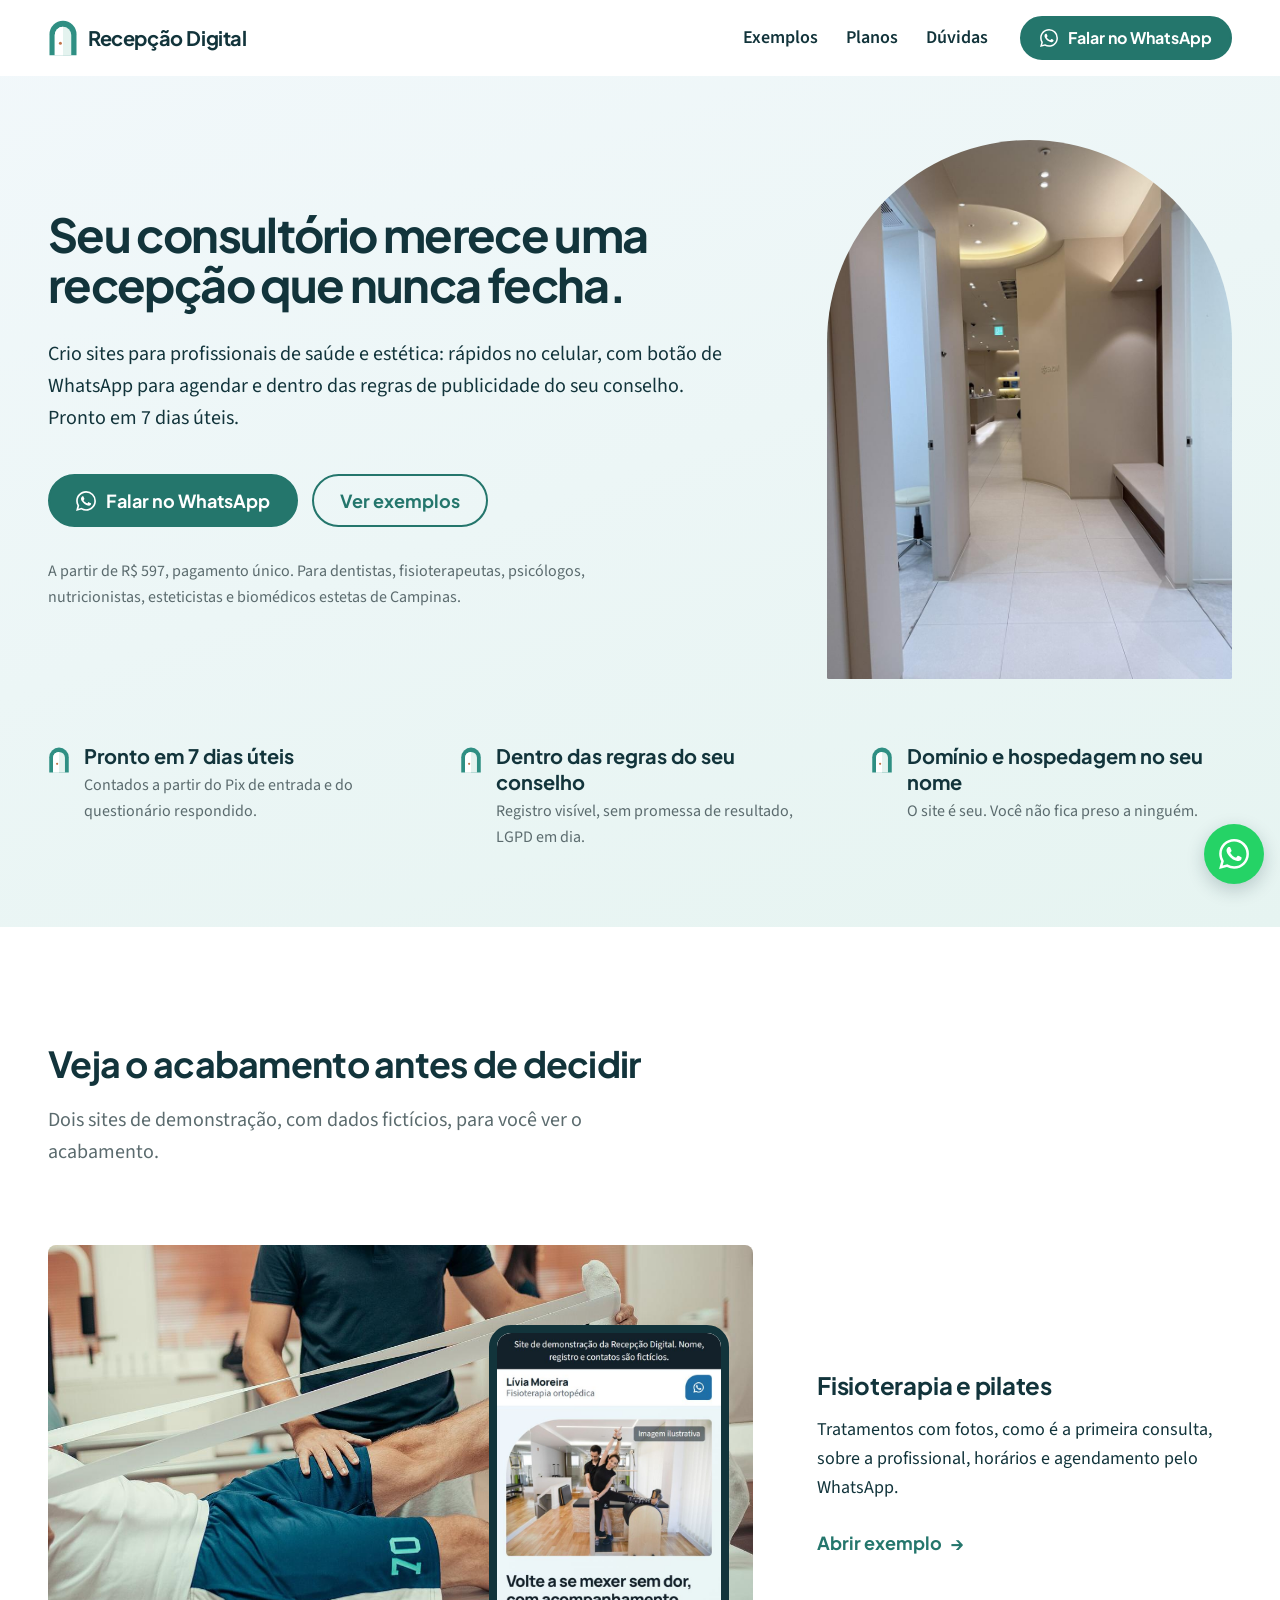
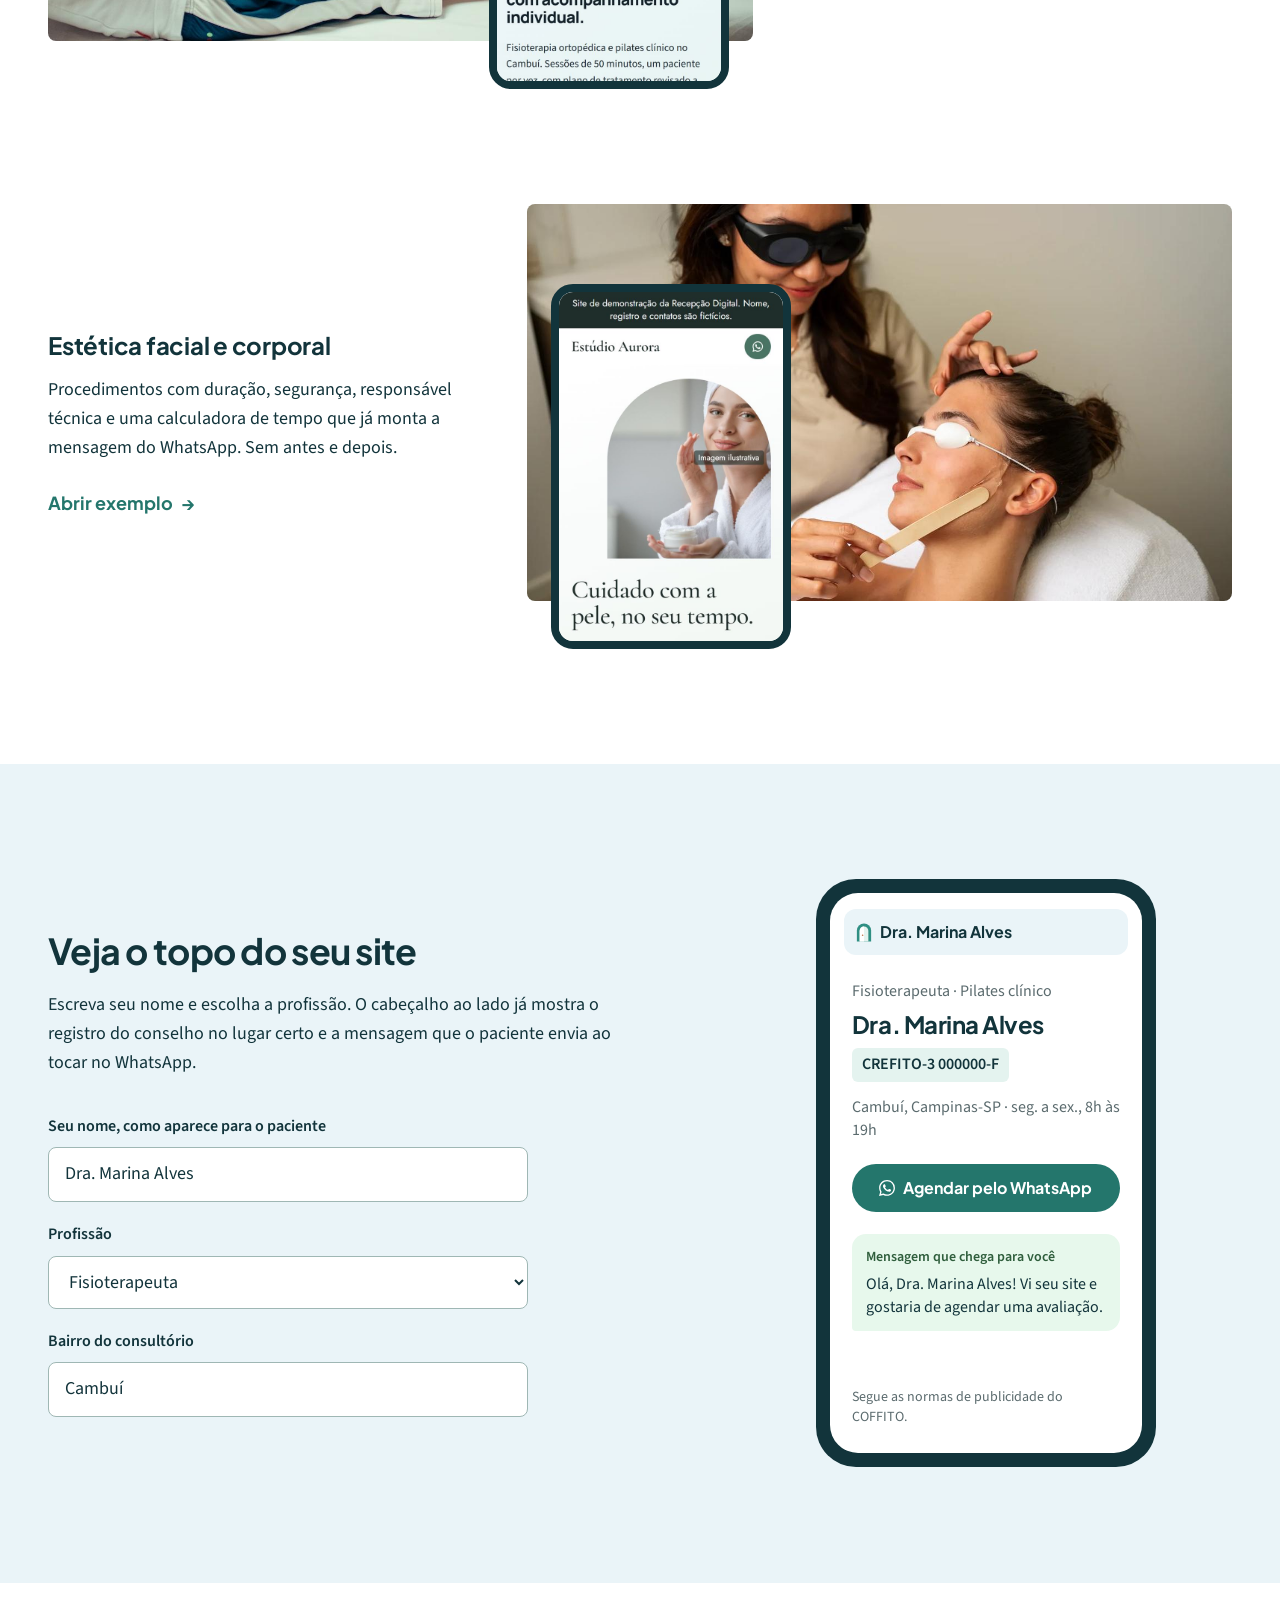
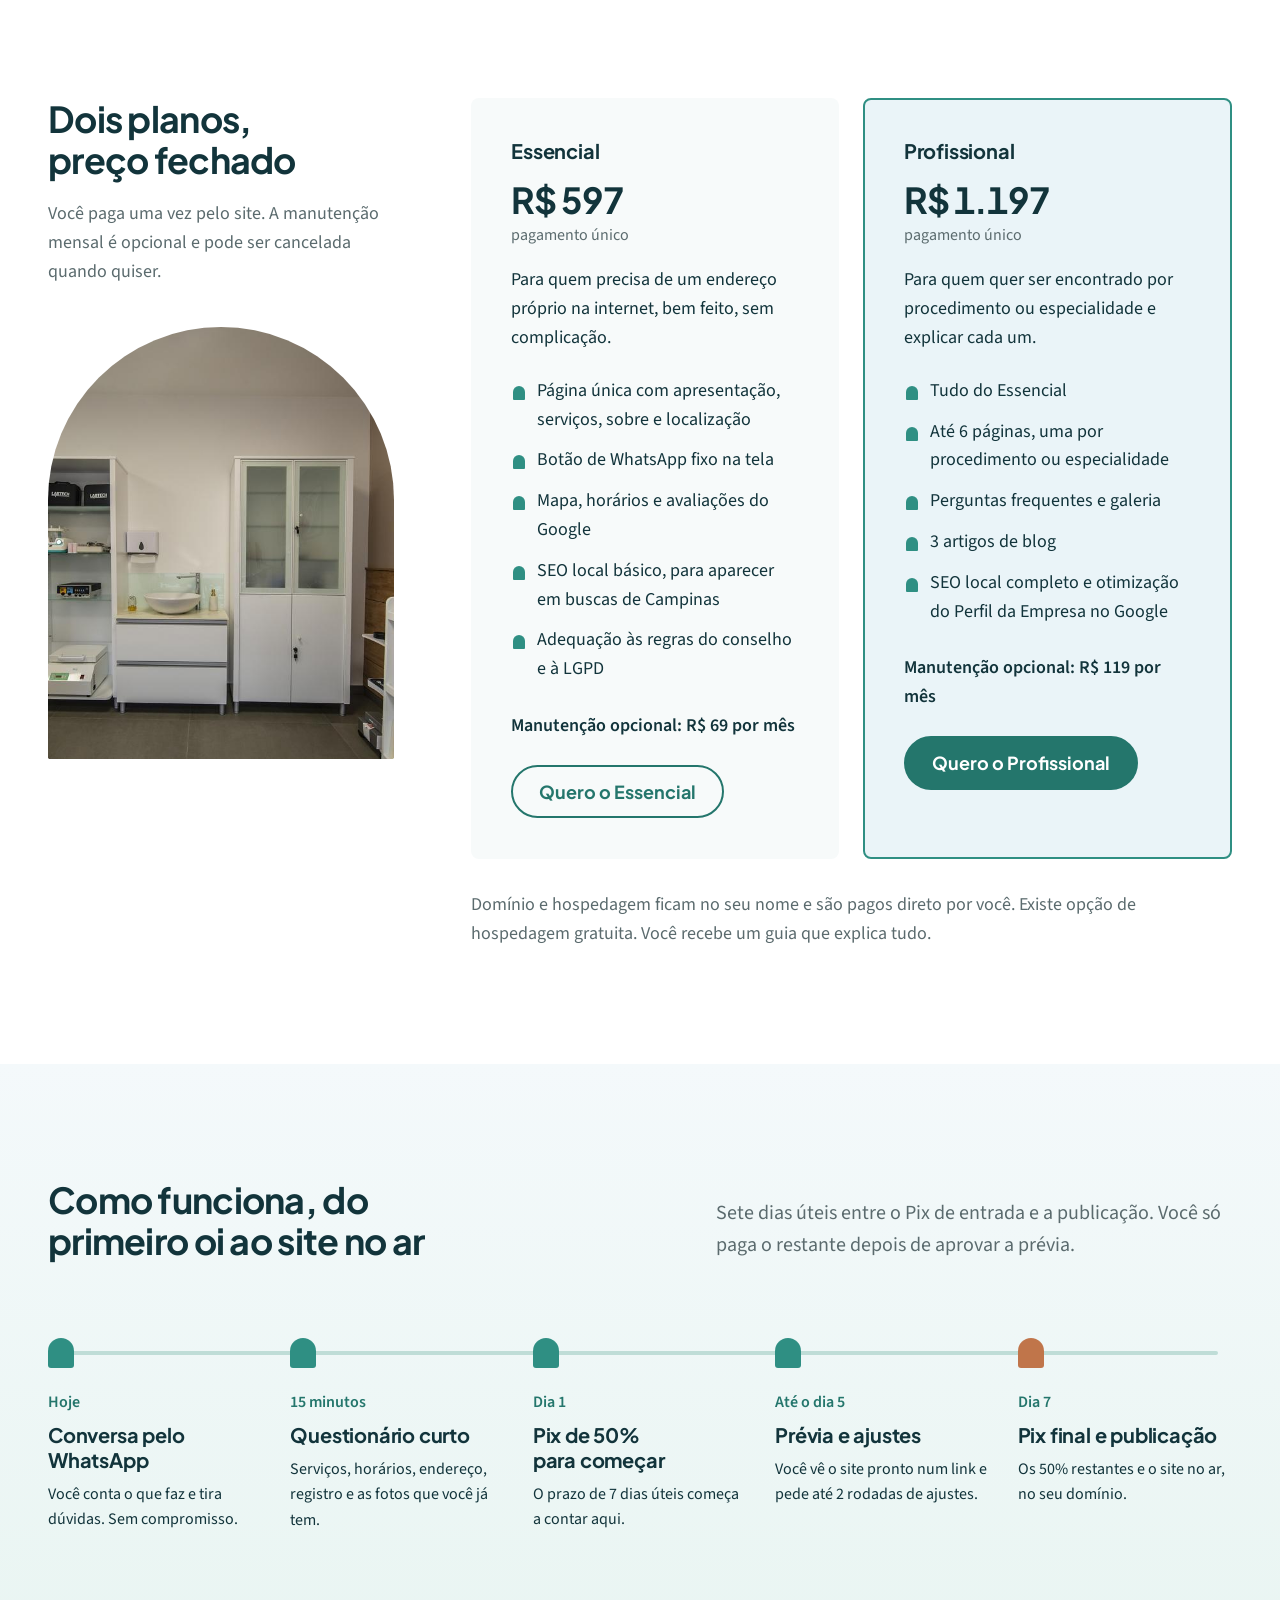
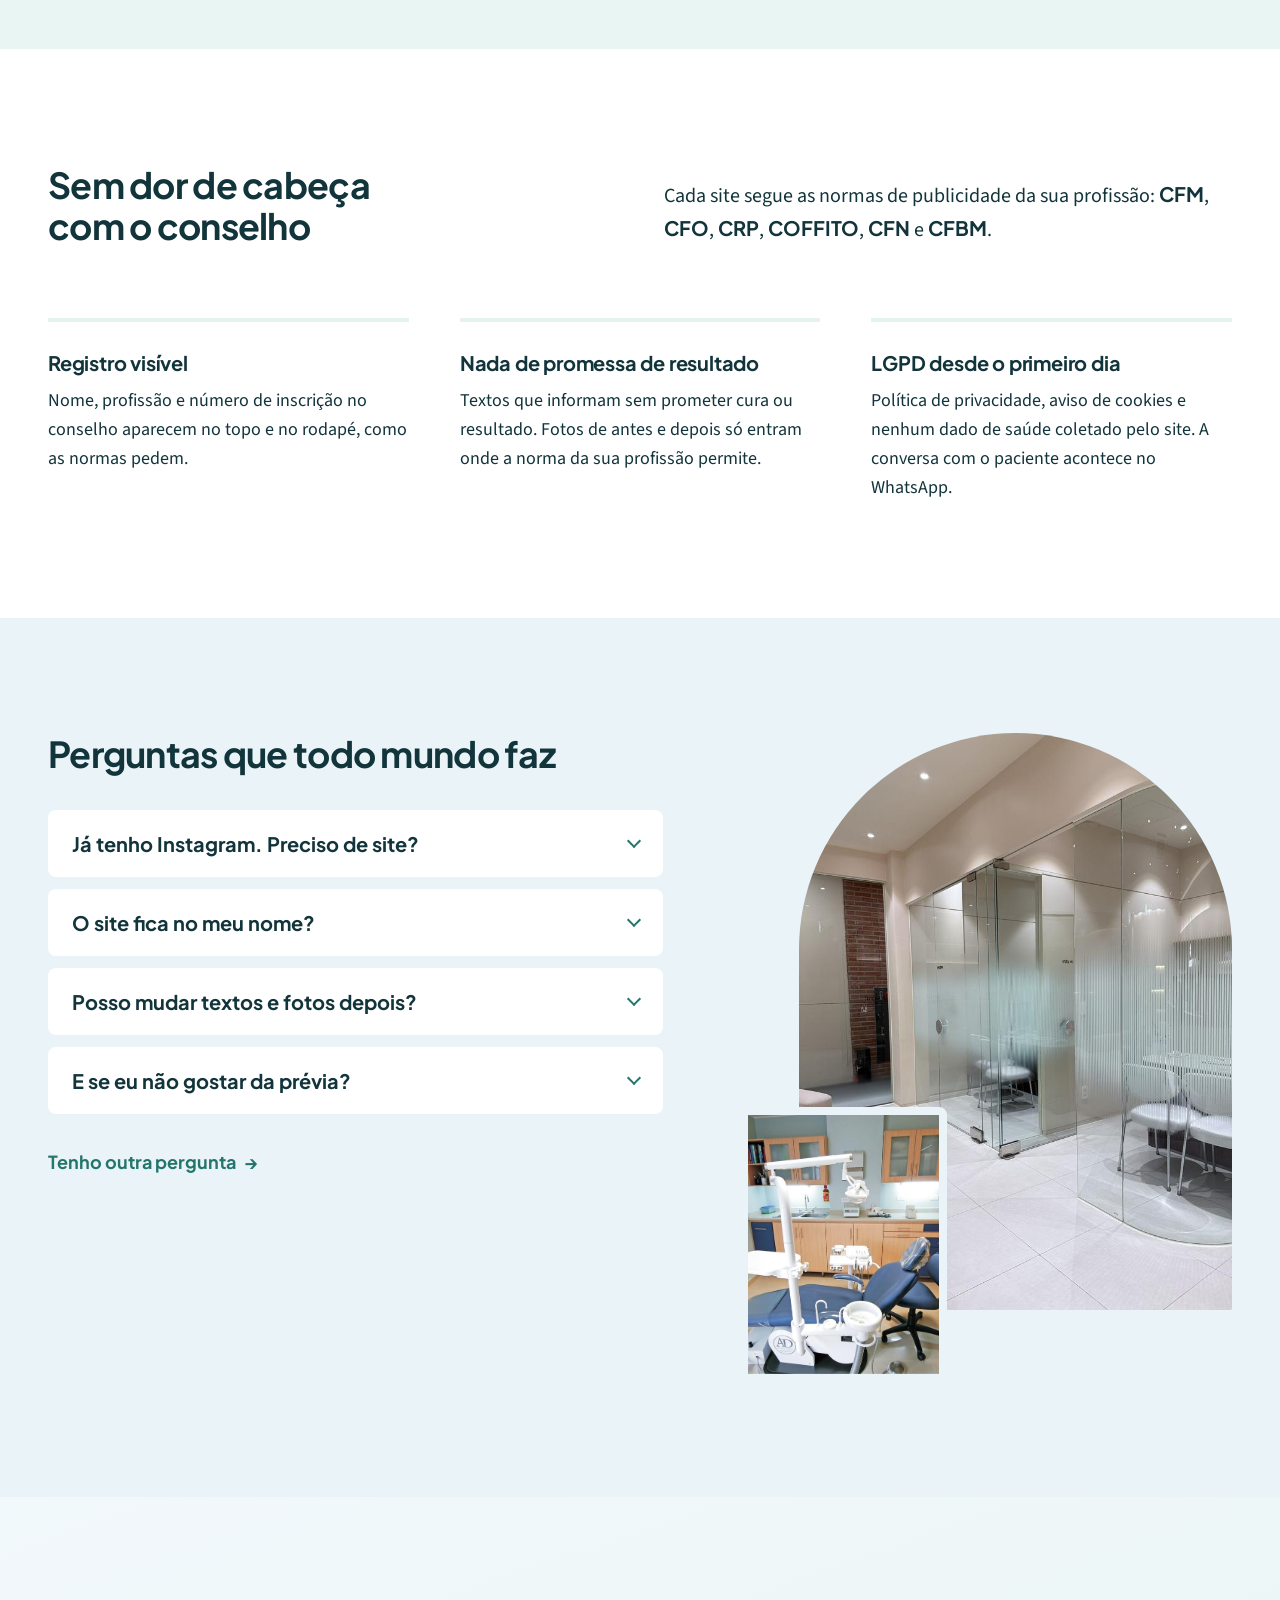
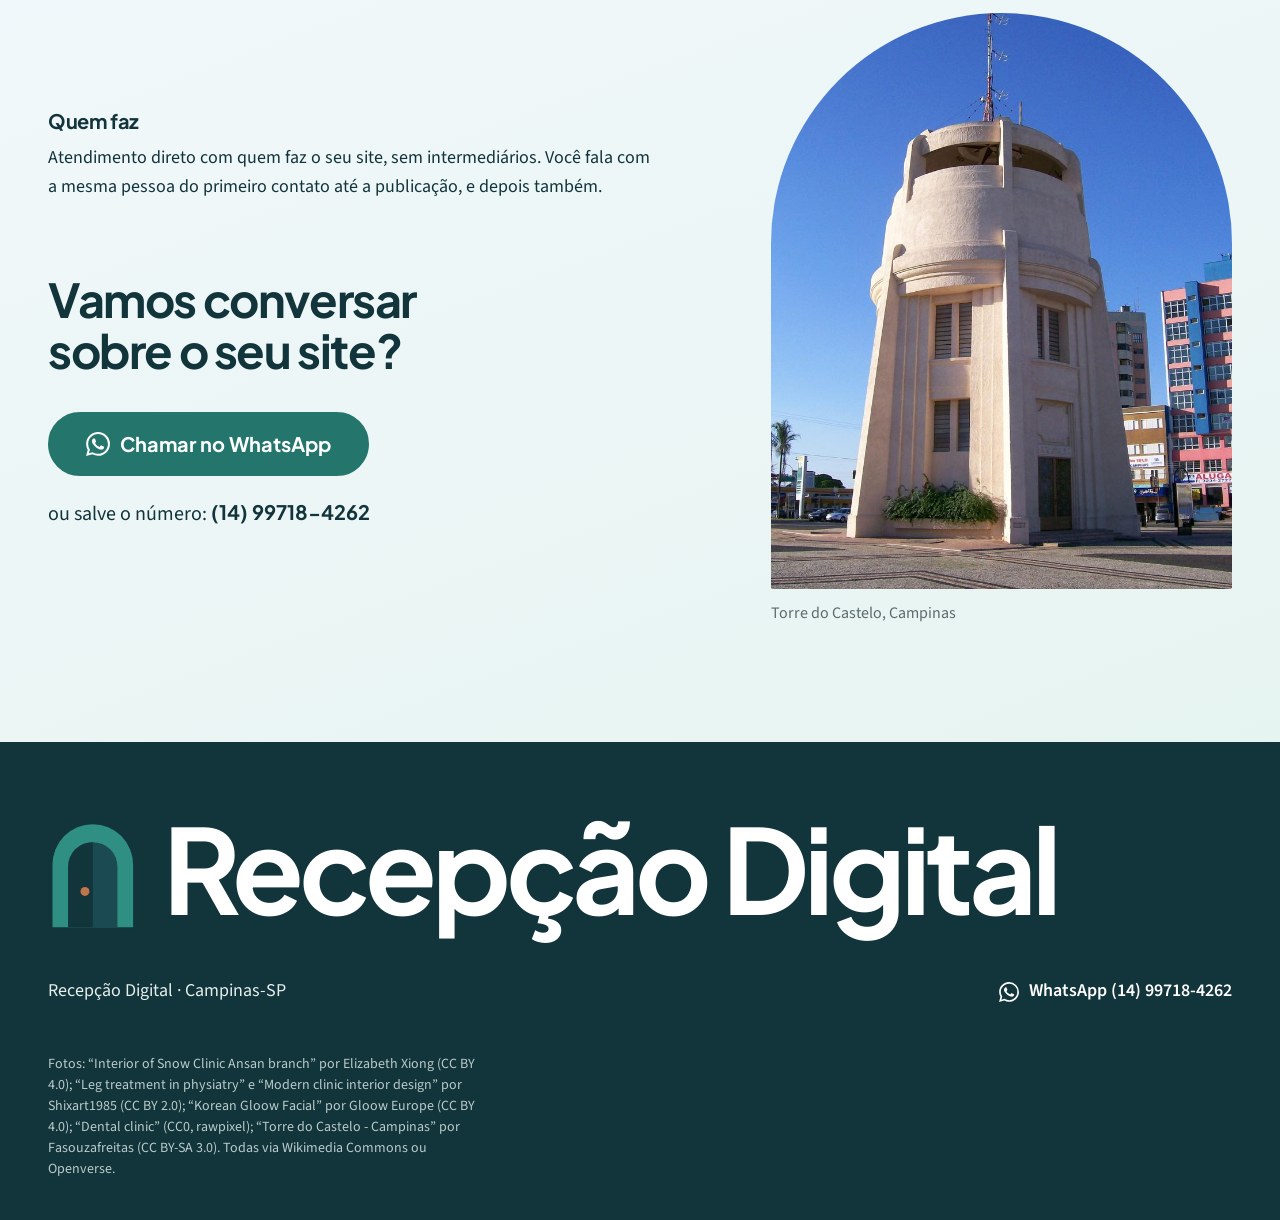
<file: index.html>
<!doctype html>
<html lang="pt-BR">
<head>
<meta charset="utf-8">
<meta name="viewport" content="width=device-width, initial-scale=1, viewport-fit=cover">
<title>Recepção Digital · Sites para consultórios em Campinas</title>
<meta name="description" content="Sites para profissionais de saúde e estética de Campinas-SP: rápidos no celular, com WhatsApp para agendar e dentro das regras do seu conselho. Pronto em 7 dias úteis.">
<link rel="canonical" href="https://fabiobarbosagonsalez.github.io/recepcao-digital/">
<meta property="og:type" content="website">
<meta property="og:locale" content="pt_BR">
<meta property="og:site_name" content="Recepção Digital">
<meta property="og:title" content="Recepção Digital · Sites para consultórios em Campinas">
<meta property="og:description" content="Sites para profissionais de saúde e estética de Campinas-SP: rápidos no celular, com WhatsApp para agendar e dentro das regras do seu conselho. Pronto em 7 dias úteis.">
<meta property="og:url" content="https://fabiobarbosagonsalez.github.io/recepcao-digital/">
<meta property="og:image" content="https://fabiobarbosagonsalez.github.io/recepcao-digital/img/og.jpg">
<meta property="og:image:type" content="image/jpeg">
<meta property="og:image:width" content="1200">
<meta property="og:image:height" content="630">
<meta property="og:image:alt" content="Corredor claro de uma clínica, com piso branco e portas dos consultórios">
<meta name="twitter:card" content="summary_large_image">
<meta name="theme-color" content="#FFFFFF">
<link rel="icon" href="img/logo.svg" type="image/svg+xml">
<link rel="preconnect" href="https://fonts.googleapis.com">
<link rel="preconnect" href="https://fonts.gstatic.com" crossorigin>
<link href="https://fonts.googleapis.com/css2?family=Plus+Jakarta+Sans:wght@600;700&family=Source+Sans+3:wght@400;600&display=swap" rel="stylesheet">
<link rel="preload" as="image" href="img/hero.jpg">
<link rel="stylesheet" href="css/estilo.css">
<script>document.documentElement.classList.add('js')</script>
</head>
<body>

<!-- Desenho da marca, reutilizado no topo, no texto e no rodapé -->
<svg width="0" height="0" style="position:absolute" aria-hidden="true">
  <symbol id="porta" viewBox="0 0 40 48">
    <path d="M2 47V19a18 18 0 0 1 36 0v28z" fill="var(--porta-moldura, #2F8F83)"/>
    <path d="M9 47V20a11 11 0 0 1 22 0v27z" fill="var(--porta-fundo, #E4F3EF)"/>
    <path d="M9 47V20a11 11 0 0 1 11-11v38z" fill="var(--porta-folha, #FFFFFF)"/>
    <circle cx="16.5" cy="31" r="2" fill="#C0754A"/>
  </symbol>
  <symbol id="whats" viewBox="0 0 24 24">
    <path fill="currentColor" d="M17.472 14.382c-.297-.149-1.758-.867-2.03-.967-.273-.099-.471-.148-.67.15-.197.297-.767.966-.94 1.164-.173.199-.347.223-.644.075-.297-.15-1.255-.463-2.39-1.475-.883-.788-1.48-1.761-1.653-2.059-.173-.297-.018-.458.13-.606.134-.133.298-.347.446-.52.149-.174.198-.298.298-.497.099-.198.05-.371-.025-.52-.075-.149-.669-1.612-.916-2.207-.242-.579-.487-.5-.669-.51-.173-.008-.371-.01-.57-.01-.198 0-.52.074-.792.372-.272.297-1.04 1.016-1.04 2.479 0 1.462 1.065 2.875 1.213 3.074.149.198 2.096 3.2 5.077 4.487.709.306 1.262.489 1.694.625.712.227 1.36.195 1.871.118.571-.085 1.758-.719 2.006-1.413.248-.694.248-1.289.173-1.413-.074-.124-.272-.198-.57-.347m-5.421 7.403h-.004a9.87 9.87 0 0 1-5.031-1.378l-.361-.214-3.741.982.998-3.648-.235-.374a9.86 9.86 0 0 1-1.51-5.26c.001-5.45 4.436-9.884 9.888-9.884 2.64 0 5.122 1.03 6.988 2.898a9.825 9.825 0 0 1 2.893 6.994c-.003 5.45-4.437 9.884-9.885 9.884m8.413-18.297A11.815 11.815 0 0 0 12.05 0C5.495 0 .16 5.335.157 11.892c0 2.096.547 4.142 1.588 5.945L.057 24l6.305-1.654a11.882 11.882 0 0 0 5.683 1.448h.005c6.554 0 11.89-5.335 11.893-11.893a11.821 11.821 0 0 0-3.48-8.413z"/>
  </symbol>
</svg>

<a class="pular" href="#conteudo">Pular para o conteúdo</a>

<header class="topo" id="topo">
  <div class="topo__barra moldura">
    <a class="marca" href="#conteudo" aria-label="Recepção Digital, início">
      <svg class="marca__porta" width="30" height="36" aria-hidden="true"><use href="#porta"/></svg>
      <span class="marca__nome">Recepção Digital</span>
    </a>
    <nav class="topo__nav" aria-label="Seções">
      <a href="#exemplos">Exemplos</a>
      <a href="#planos">Planos</a>
      <a href="#duvidas">Dúvidas</a>
    </nav>
    <a class="botao botao--pequeno" data-wa href="https://wa.me/5514997184262?text=Ol%C3%A1!%20Vi%20o%20site%20da%20Recep%C3%A7%C3%A3o%20Digital%20e%20quero%20saber%20mais.">
      <svg width="18" height="18" aria-hidden="true"><use href="#whats"/></svg>
      <span>Falar no WhatsApp</span>
    </a>
  </div>
</header>

<main id="conteudo">

  <!-- 1. Abertura -->
  <section class="abertura" aria-labelledby="titulo">
    <div class="abertura__grade moldura">
      <div class="abertura__texto">
        <h1 id="titulo" class="surge">Seu consultório merece uma recepção que nunca fecha.</h1>
        <p class="abertura__apoio surge">Crio sites para profissionais de saúde e estética: rápidos no celular, com botão de WhatsApp para agendar e dentro das regras de publicidade do seu conselho. Pronto em 7 dias úteis.</p>
        <div class="acoes surge">
          <a class="botao" data-wa href="https://wa.me/5514997184262?text=Ol%C3%A1!%20Vi%20o%20site%20da%20Recep%C3%A7%C3%A3o%20Digital%20e%20quero%20saber%20mais.">
            <svg width="20" height="20" aria-hidden="true"><use href="#whats"/></svg>
            <span>Falar no WhatsApp</span>
          </a>
          <a class="botao botao--claro" href="#exemplos">Ver exemplos</a>
        </div>
        <p class="abertura__preco surge">A partir de R$ 597, pagamento único. Para dentistas, fisioterapeutas, psicólogos, nutricionistas, esteticistas e biomédicos estetas de Campinas.</p>
      </div>
      <figure class="abertura__foto">
        <!-- Foto: "Interior of Snow Clinic Ansan branch in March 2026.jpg 01", ELIZABETH XIONG, CC BY 4.0, Wikimedia Commons -->
        <img src="img/hero.jpg" width="900" height="1200" alt="Corredor de uma clínica clara, com piso branco, banco estofado e portas dos consultórios" fetchpriority="high">
      </figure>
    </div>

    <ul class="confianca moldura" aria-label="Garantias">
      <li class="surge">
        <svg width="22" height="26" aria-hidden="true"><use href="#porta"/></svg>
        <div><strong>Pronto em 7 dias úteis</strong><span>Contados a partir do Pix de entrada e do questionário respondido.</span></div>
      </li>
      <li class="surge">
        <svg width="22" height="26" aria-hidden="true"><use href="#porta"/></svg>
        <div><strong>Dentro das regras do seu conselho</strong><span>Registro visível, sem promessa de resultado, LGPD em dia.</span></div>
      </li>
      <li class="surge">
        <svg width="22" height="26" aria-hidden="true"><use href="#porta"/></svg>
        <div><strong>Domínio e hospedagem no seu nome</strong><span>O site é seu. Você não fica preso a ninguém.</span></div>
      </li>
    </ul>
  </section>

  <!-- 2. Exemplos -->
  <section class="exemplos secao" id="exemplos" aria-labelledby="t-exemplos">
    <div class="moldura">
      <div class="cabeca">
        <h2 id="t-exemplos" class="surge">Veja o acabamento antes de decidir</h2>
        <p class="surge">Dois sites de demonstração, com dados fictícios, para você ver o acabamento.</p>
      </div>

      <article class="exemplo">
        <div class="exemplo__fotos surge">
          <!-- Foto: "Leg treatment in physiatry closeup. Physiotherapist working examining treating", Shixart1985, CC BY 2.0, Wikimedia Commons -->
          <img class="exemplo__faixa" src="img/faixa-saude.jpg" width="1280" height="720" loading="lazy" alt="Fisioterapeuta alongando a perna de um paciente deitado na maca">
          <div class="exemplo__tela exemplo__tela--pronta">
            <img src="img/screens-fisio.jpg" width="600" height="1066" loading="lazy" alt="Primeira tela do site de demonstração de fisioterapia no celular, com o título “Volte a se mexer sem dor, com acompanhamento individual”">
          </div>
        </div>
        <div class="exemplo__texto">
          <h3 class="surge">Fisioterapia e pilates</h3>
          <p class="surge">Tratamentos com fotos, como é a primeira consulta, sobre a profissional, horários e agendamento pelo WhatsApp.</p>
          <a class="link-seta surge" href="fisioterapia/">Abrir exemplo <span aria-hidden="true">→</span></a>
        </div>
      </article>

      <article class="exemplo exemplo--inverso">
        <div class="exemplo__fotos surge">
          <!-- Foto: "Korean Gloow Facial at Gloow Beauty Treatment", Gloow europe, CC BY 4.0, Wikimedia Commons -->
          <img class="exemplo__faixa" src="img/faixa-estetica.jpg" width="1280" height="720" loading="lazy" alt="Esteticista fazendo um procedimento facial em uma cliente deitada">
          <div class="exemplo__tela exemplo__tela--pronta">
            <img src="img/screens-estetica.jpg" width="600" height="1066" loading="lazy" alt="Primeira tela do site de demonstração do Estúdio Aurora no celular, com o título “Cuidado com a pele, no seu tempo”">
          </div>
        </div>
        <div class="exemplo__texto">
          <h3 class="surge">Estética facial e corporal</h3>
          <p class="surge">Procedimentos com duração, segurança, responsável técnica e uma calculadora de tempo que já monta a mensagem do WhatsApp. Sem antes e depois.</p>
          <a class="link-seta surge" href="estetica/">Abrir exemplo <span aria-hidden="true">→</span></a>
        </div>
      </article>
    </div>
  </section>

  <!-- 3. Experimente -->
  <section class="prova secao" id="experimente" aria-labelledby="t-prova">
    <div class="moldura prova__grade">
      <div class="prova__texto">
        <h2 id="t-prova" class="surge">Veja o topo do seu site</h2>
        <p class="surge">Escreva seu nome e escolha a profissão. O cabeçalho ao lado já mostra o registro do conselho no lugar certo e a mensagem que o paciente envia ao tocar no WhatsApp.</p>
        <form class="prova__form surge" id="prova-form" onsubmit="return false">
          <label>Seu nome, como aparece para o paciente
            <input id="p-nome" name="nome" type="text" value="Dra. Marina Alves" maxlength="40" autocomplete="name">
          </label>
          <label>Profissão
            <select id="p-prof" name="prof">
              <option value="fisio">Fisioterapeuta</option>
              <option value="dent">Dentista</option>
              <option value="psi">Psicóloga ou psicólogo</option>
              <option value="nutri">Nutricionista</option>
              <option value="biomed">Biomédica ou biomédico esteta</option>
              <option value="estet">Esteticista</option>
            </select>
          </label>
          <label>Bairro do consultório
            <input id="p-bairro" name="bairro" type="text" value="Cambuí" maxlength="30">
          </label>
        </form>
      </div>

      <div class="celular" data-ui aria-live="polite">
        <div class="celular__tela">
          <div class="celular__topo">
            <svg width="16" height="19" aria-hidden="true"><use href="#porta"/></svg>
            <span id="v-nome-curto">Dra. Marina Alves</span>
          </div>
          <p class="celular__prof" id="v-prof">Fisioterapeuta · Pilates clínico</p>
          <p class="celular__nome" id="v-nome">Dra. Marina Alves</p>
          <p class="celular__registro" id="v-reg">CREFITO-3 000000-F</p>
          <p class="celular__local" id="v-local">Cambuí, Campinas-SP · seg. a sex., 8h às 19h</p>
          <span class="celular__botao">
            <svg width="16" height="16" aria-hidden="true"><use href="#whats"/></svg> Agendar pelo WhatsApp
          </span>
          <div class="celular__msg">
            <span>Mensagem que chega para você</span>
            <p id="v-msg">Olá, Dra. Marina Alves! Vi seu site e gostaria de agendar uma avaliação.</p>
          </div>
          <p class="celular__regra" id="v-regra">Segue as normas de publicidade do COFFITO.</p>
        </div>
      </div>
    </div>
  </section>

  <!-- 4. Planos -->
  <section class="planos secao" id="planos" aria-labelledby="t-planos">
    <div class="moldura planos__grade">
      <div class="planos__lado">
        <h2 id="t-planos" class="surge">Dois planos, preço fechado</h2>
        <p class="surge">Você paga uma vez pelo site. A manutenção mensal é opcional e pode ser cancelada quando quiser.</p>
        <!-- Foto: "Modern clinic interior design", Shixart1985, CC BY 2.0, Wikimedia Commons -->
        <img class="planos__foto surge" src="img/sala-procedimentos.jpg" width="900" height="675" loading="lazy" alt="Sala de procedimentos clara, com armários brancos e poltrona verde">
      </div>

      <div class="planos__lista">
        <article class="plano surge">
          <h3>Essencial</h3>
          <p class="plano__preco"><span>R$ 597</span> pagamento único</p>
          <p class="plano__para">Para quem precisa de um endereço próprio na internet, bem feito, sem complicação.</p>
          <ul>
            <li>Página única com apresentação, serviços, sobre e localização</li>
            <li>Botão de WhatsApp fixo na tela</li>
            <li>Mapa, horários e avaliações do Google</li>
            <li>SEO local básico, para aparecer em buscas de Campinas</li>
            <li>Adequação às regras do conselho e à LGPD</li>
          </ul>
          <p class="plano__manut">Manutenção opcional: R$ 69 por mês</p>
          <a class="botao botao--claro" data-wa href="https://wa.me/5514997184262?text=Ol%C3%A1!%20Vi%20o%20site%20da%20Recep%C3%A7%C3%A3o%20Digital%20e%20quero%20saber%20mais%20sobre%20o%20plano%20Essencial.">Quero o Essencial</a>
        </article>

        <article class="plano plano--destaque surge">
          <h3>Profissional</h3>
          <p class="plano__preco"><span>R$ 1.197</span> pagamento único</p>
          <p class="plano__para">Para quem quer ser encontrado por procedimento ou especialidade e explicar cada um.</p>
          <ul>
            <li>Tudo do Essencial</li>
            <li>Até 6 páginas, uma por procedimento ou especialidade</li>
            <li>Perguntas frequentes e galeria</li>
            <li>3 artigos de blog</li>
            <li>SEO local completo e otimização do Perfil da Empresa no Google</li>
          </ul>
          <p class="plano__manut">Manutenção opcional: R$ 119 por mês</p>
          <a class="botao" data-wa href="https://wa.me/5514997184262?text=Ol%C3%A1!%20Vi%20o%20site%20da%20Recep%C3%A7%C3%A3o%20Digital%20e%20quero%20saber%20mais%20sobre%20o%20plano%20Profissional.">Quero o Profissional</a>
        </article>

        <p class="planos__nota surge">Domínio e hospedagem ficam no seu nome e são pagos direto por você. Existe opção de hospedagem gratuita. Você recebe um guia que explica tudo.</p>
      </div>
    </div>
  </section>

  <!-- 5. Como funciona -->
  <section class="etapas secao" id="como-funciona" aria-labelledby="t-etapas">
    <div class="moldura">
      <div class="cabeca cabeca--linha">
        <h2 id="t-etapas" class="surge">Como funciona, do primeiro oi ao site no ar</h2>
        <p class="surge">Sete dias úteis entre o Pix de entrada e a publicação. Você só paga o restante depois de aprovar a prévia.</p>
      </div>
      <ol class="linha">
        <li class="surge">
          <span class="linha__marco" aria-hidden="true"></span>
          <span class="linha__quando">Hoje</span>
          <h3>Conversa pelo WhatsApp</h3>
          <p>Você conta o que faz e tira dúvidas. Sem compromisso.</p>
        </li>
        <li class="surge">
          <span class="linha__marco" aria-hidden="true"></span>
          <span class="linha__quando">15 minutos</span>
          <h3>Questionário curto</h3>
          <p>Serviços, horários, endereço, registro e as fotos que você já tem.</p>
        </li>
        <li class="surge">
          <span class="linha__marco" aria-hidden="true"></span>
          <span class="linha__quando">Dia 1</span>
          <h3>Pix de 50% para começar</h3>
          <p>O prazo de 7 dias úteis começa a contar aqui.</p>
        </li>
        <li class="surge">
          <span class="linha__marco" aria-hidden="true"></span>
          <span class="linha__quando">Até o dia 5</span>
          <h3>Prévia e ajustes</h3>
          <p>Você vê o site pronto num link e pede até 2 rodadas de ajustes.</p>
        </li>
        <li class="surge">
          <span class="linha__marco linha__marco--fim" aria-hidden="true"></span>
          <span class="linha__quando">Dia 7</span>
          <h3>Pix final e publicação</h3>
          <p>Os 50% restantes e o site no ar, no seu domínio.</p>
        </li>
      </ol>
    </div>
  </section>

  <!-- 6. Regras do conselho -->
  <section class="regras secao" id="regras" aria-labelledby="t-regras">
    <div class="moldura">
      <div class="regras__topo">
        <h2 id="t-regras" class="surge">Sem dor de cabeça com o conselho</h2>
        <p class="regras__siglas surge">Cada site segue as normas de publicidade da sua profissão: <strong>CFM</strong>, <strong>CFO</strong>, <strong>CRP</strong>, <strong>COFFITO</strong>, <strong>CFN</strong> e <strong>CFBM</strong>.</p>
      </div>
      <div class="regras__colunas">
        <div class="surge">
          <h3>Registro visível</h3>
          <p>Nome, profissão e número de inscrição no conselho aparecem no topo e no rodapé, como as normas pedem.</p>
        </div>
        <div class="surge">
          <h3>Nada de promessa de resultado</h3>
          <p>Textos que informam sem prometer cura ou resultado. Fotos de antes e depois só entram onde a norma da sua profissão permite.</p>
        </div>
        <div class="surge">
          <h3>LGPD desde o primeiro dia</h3>
          <p>Política de privacidade, aviso de cookies e nenhum dado de saúde coletado pelo site. A conversa com o paciente acontece no WhatsApp.</p>
        </div>
      </div>
    </div>
  </section>

  <!-- 7. Dúvidas -->
  <section class="duvidas secao" id="duvidas" aria-labelledby="t-duvidas">
    <div class="moldura duvidas__grade">
      <div class="duvidas__texto">
        <h2 id="t-duvidas" class="surge">Perguntas que todo mundo faz</h2>
        <div class="acordeao">
          <details class="surge">
            <summary>Já tenho Instagram. Preciso de site?</summary>
            <p>O Instagram mostra o seu dia a dia; o site é o que aparece quando alguém procura “fisioterapeuta no Cambuí” no Google. Ele reúne endereço, horários, registro e o botão de agendar num só lugar, e continua seu mesmo que a rede mude as regras. Os dois se completam: o link do site vai na bio.</p>
          </details>
          <details class="surge">
            <summary>O site fica no meu nome?</summary>
            <p>Sim. O domínio (por exemplo, seunome.com.br) é registrado no seu CPF ou CNPJ, e a hospedagem fica numa conta sua. Eu entrego os acessos e um guia explicando cada um. Se um dia quiser trocar de profissional, leva tudo junto.</p>
          </details>
          <details class="surge">
            <summary>Posso mudar textos e fotos depois?</summary>
            <p>Pode. Com a manutenção mensal, você manda a alteração pelo WhatsApp e eu faço. Sem manutenção, peço um orçamento avulso para cada mudança, ou você mesmo edita seguindo o guia.</p>
          </details>
          <details class="surge">
            <summary>E se eu não gostar da prévia?</summary>
            <p>A prévia vem com até 2 rodadas de ajustes, que cobrem textos, fotos, cores e ordem das seções. Os 50% finais só são pagos depois que você aprova. Se mesmo assim não fizer sentido seguir, conversamos antes de qualquer cobrança adicional.</p>
          </details>
        </div>
        <a class="link-seta surge" data-wa href="https://wa.me/5514997184262?text=Ol%C3%A1!%20Vi%20o%20site%20da%20Recep%C3%A7%C3%A3o%20Digital%20e%20tenho%20uma%20d%C3%BAvida.">Tenho outra pergunta <span aria-hidden="true">→</span></a>
      </div>
      <div class="duvidas__fotos surge">
        <!-- Foto: "Interior of Snow Clinic Ansan branch in March 2026", ELIZABETH XIONG, CC BY 4.0, Wikimedia Commons -->
        <img class="duvidas__alta" src="img/recepcao-vidro.jpg" width="700" height="933" loading="lazy" alt="Recepção de clínica com salas de vidro fosco e poltrona clara">
        <!-- Foto: "Dental clinic", CC0, via rawpixel -->
        <img class="duvidas__baixa" src="img/consultorio.jpg" width="514" height="686" loading="lazy" alt="Consultório odontológico com cadeira azul e armários de madeira clara">
      </div>
    </div>
  </section>

  <!-- 8. Quem faz + contato -->
  <section class="contato" id="contato" aria-labelledby="t-contato">
    <div class="moldura contato__grade">
      <div class="contato__texto">
        <div class="quem surge">
          <h2 class="quem__titulo">Quem faz</h2>
          <p>Atendimento direto com quem faz o seu site, sem intermediários. Você fala com a mesma pessoa do primeiro contato até a publicação, e depois também.</p>
        </div>
        <h2 id="t-contato" class="contato__titulo surge">Vamos conversar sobre o seu site?</h2>
        <a class="botao botao--grande surge" data-wa href="https://wa.me/5514997184262?text=Ol%C3%A1!%20Vi%20o%20site%20da%20Recep%C3%A7%C3%A3o%20Digital%20e%20quero%20saber%20mais.">
          <svg width="24" height="24" aria-hidden="true"><use href="#whats"/></svg>
          <span>Chamar no WhatsApp</span>
        </a>
        <p class="contato__numero surge">ou salve o número: <strong>(14) 99718-4262</strong></p>
      </div>
      <figure class="contato__foto surge">
        <!-- Foto: "Torre do Castelo - Campinas", Fasouzafreitas, CC BY-SA 3.0, Wikimedia Commons -->
        <img src="img/campinas.jpg" width="800" height="1000" loading="lazy" alt="Torre do Castelo, caixa-d'água art déco no bairro Castelo, em Campinas">
        <figcaption>Torre do Castelo, Campinas</figcaption>
      </figure>
    </div>
  </section>

</main>

<footer class="rodape">
  <div class="moldura">
    <div class="rodape__marca">
      <svg width="104" height="125" aria-hidden="true" style="--porta-fundo:#1C4A52;--porta-folha:#12343B"><use href="#porta"/></svg>
      <p class="rodape__nome">Recepção Digital</p>
    </div>
    <div class="rodape__fim">
      <p>Recepção Digital · Campinas-SP</p>
      <a class="rodape__whats" data-wa href="https://wa.me/5514997184262?text=Ol%C3%A1!%20Vi%20o%20site%20da%20Recep%C3%A7%C3%A3o%20Digital%20e%20quero%20saber%20mais.">
        <svg width="20" height="20" aria-hidden="true"><use href="#whats"/></svg> WhatsApp (14) 99718-4262
      </a>
    </div>
    <div class="rodape__creditos">
      <p>Fotos: “Interior of Snow Clinic Ansan branch” por Elizabeth Xiong (CC BY 4.0); “Leg treatment in physiatry” e “Modern clinic interior design” por Shixart1985 (CC BY 2.0); “Korean Gloow Facial” por Gloow Europe (CC BY 4.0); “Dental clinic” (CC0, rawpixel); “Torre do Castelo - Campinas” por Fasouzafreitas (CC BY-SA 3.0). Todas via Wikimedia Commons ou Openverse.</p>
    </div>
  </div>
</footer>

<a class="whats-flutuante" data-wa href="https://wa.me/5514997184262?text=Ol%C3%A1!%20Vi%20o%20site%20da%20Recep%C3%A7%C3%A3o%20Digital%20e%20quero%20saber%20mais." aria-label="Falar no WhatsApp">
  <svg width="30" height="30" aria-hidden="true"><use href="#whats"/></svg>
</a>

<script src="js/site.js" defer></script>
</body>
</html>
</file>
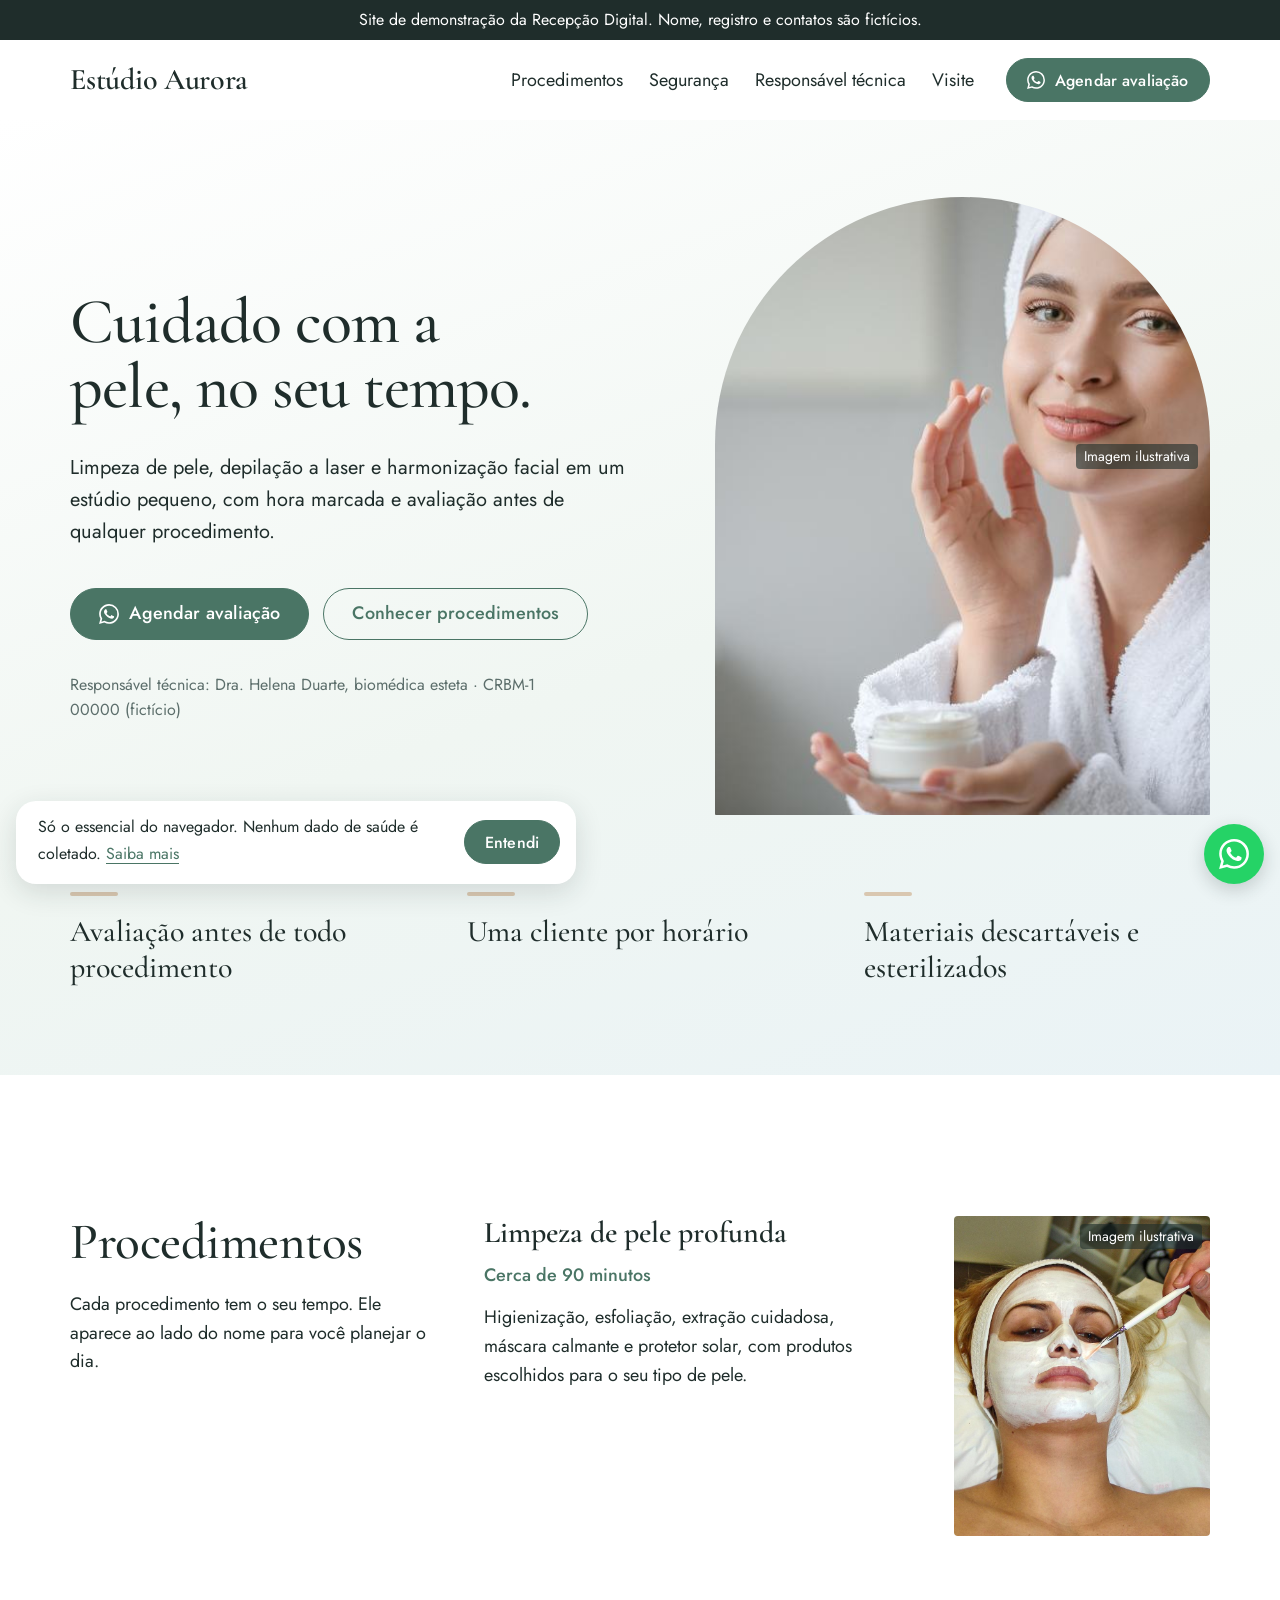
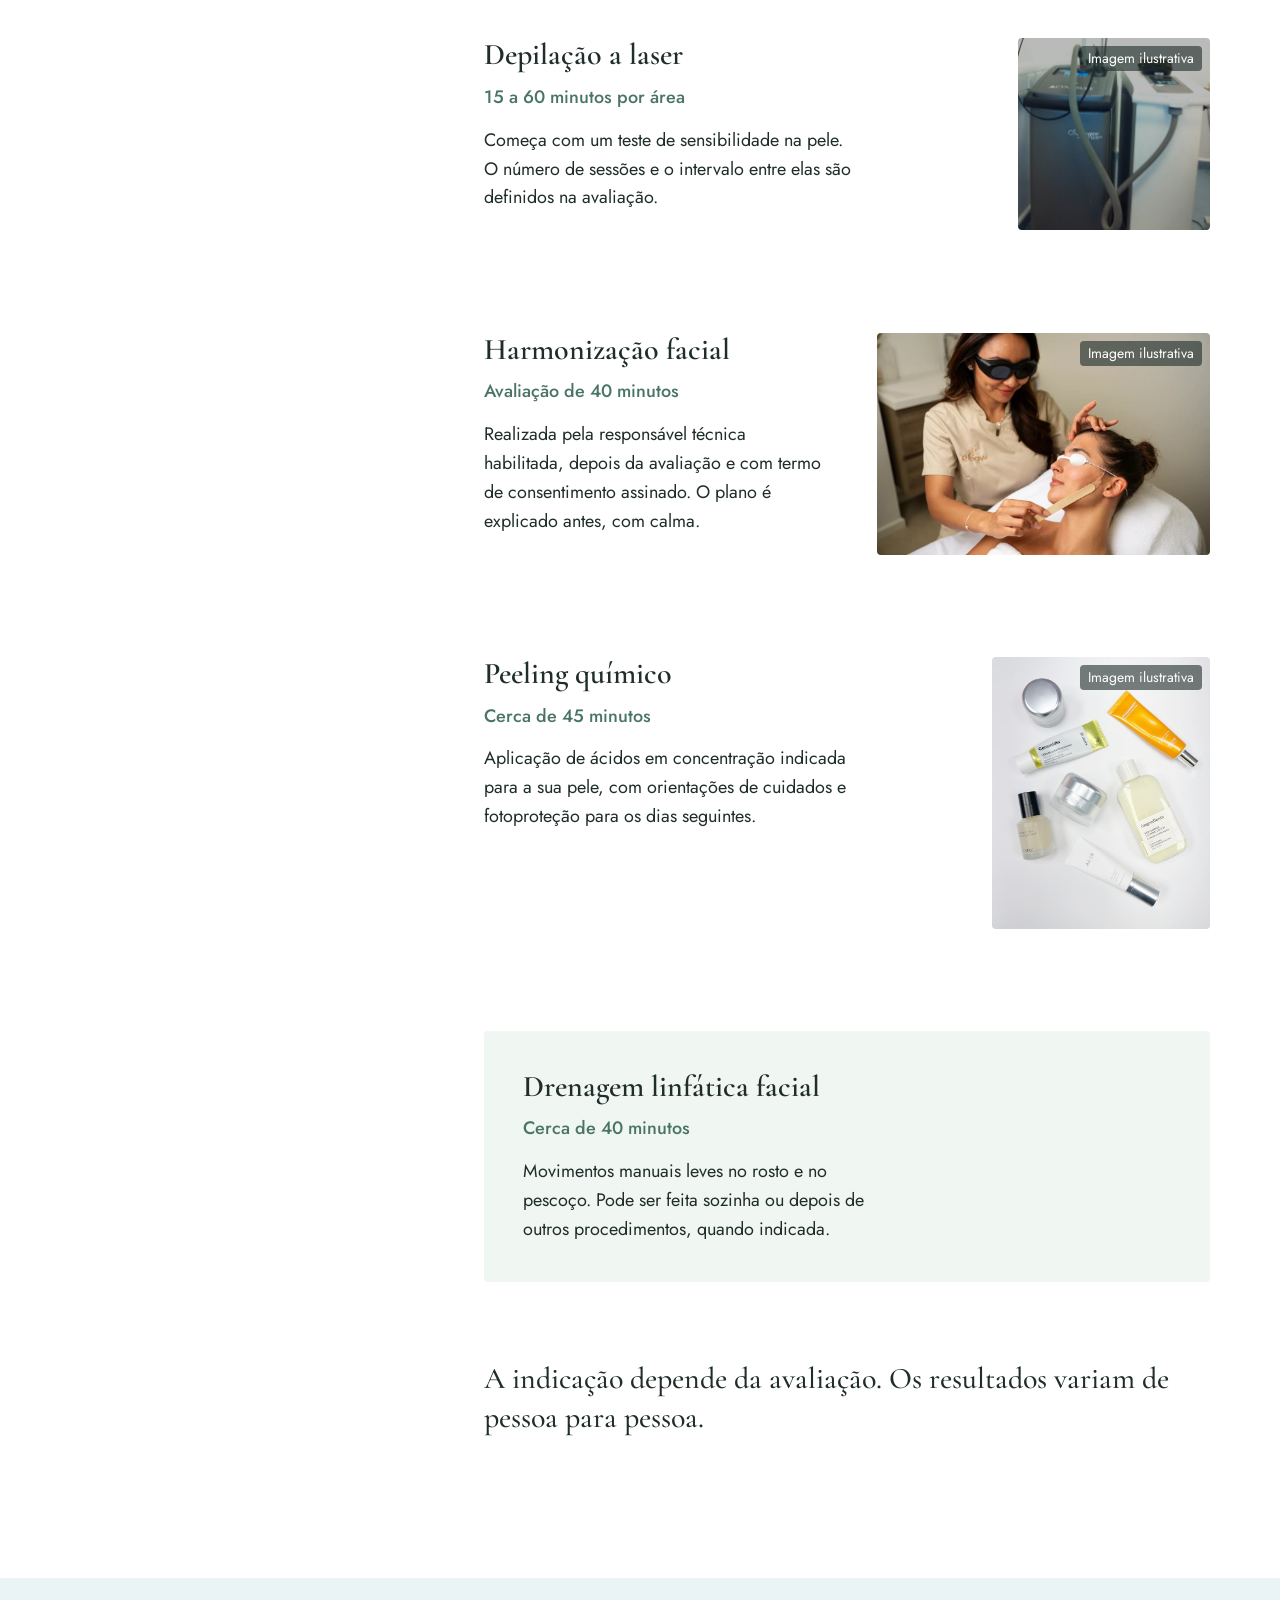
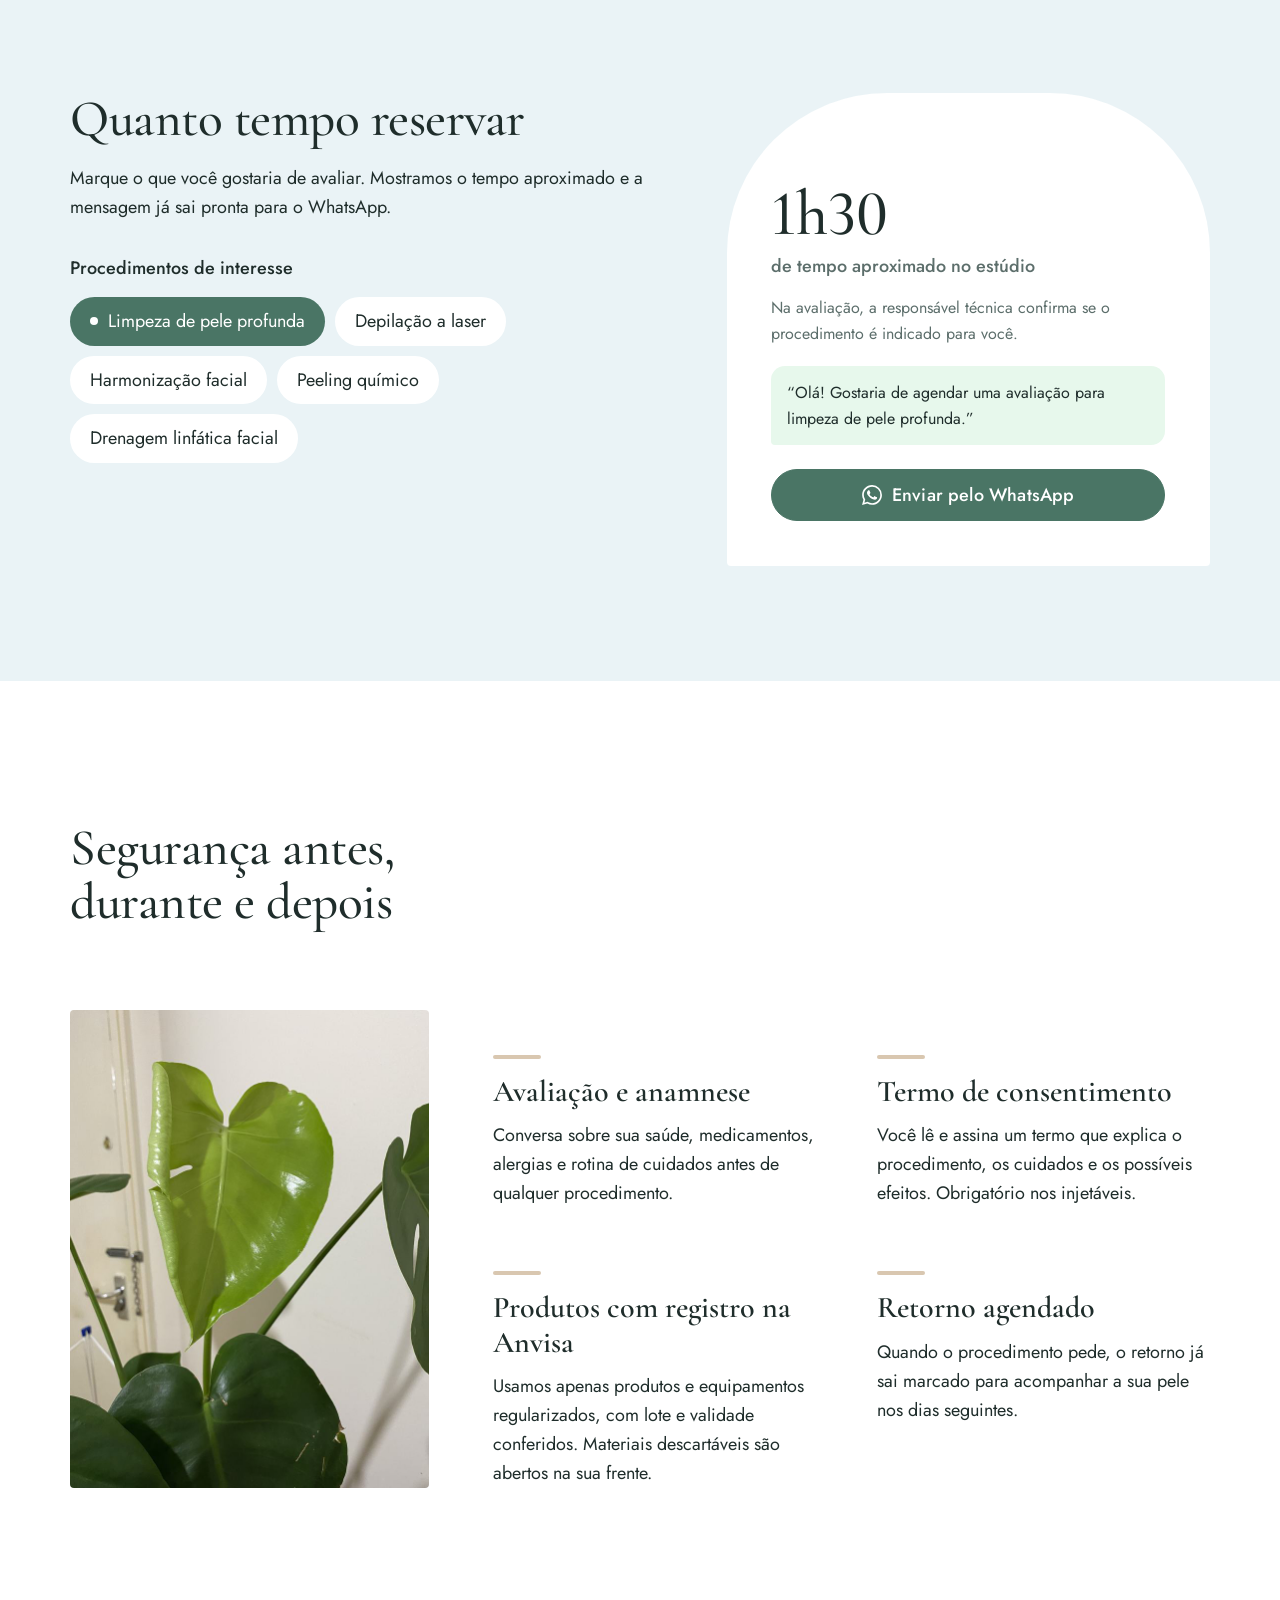
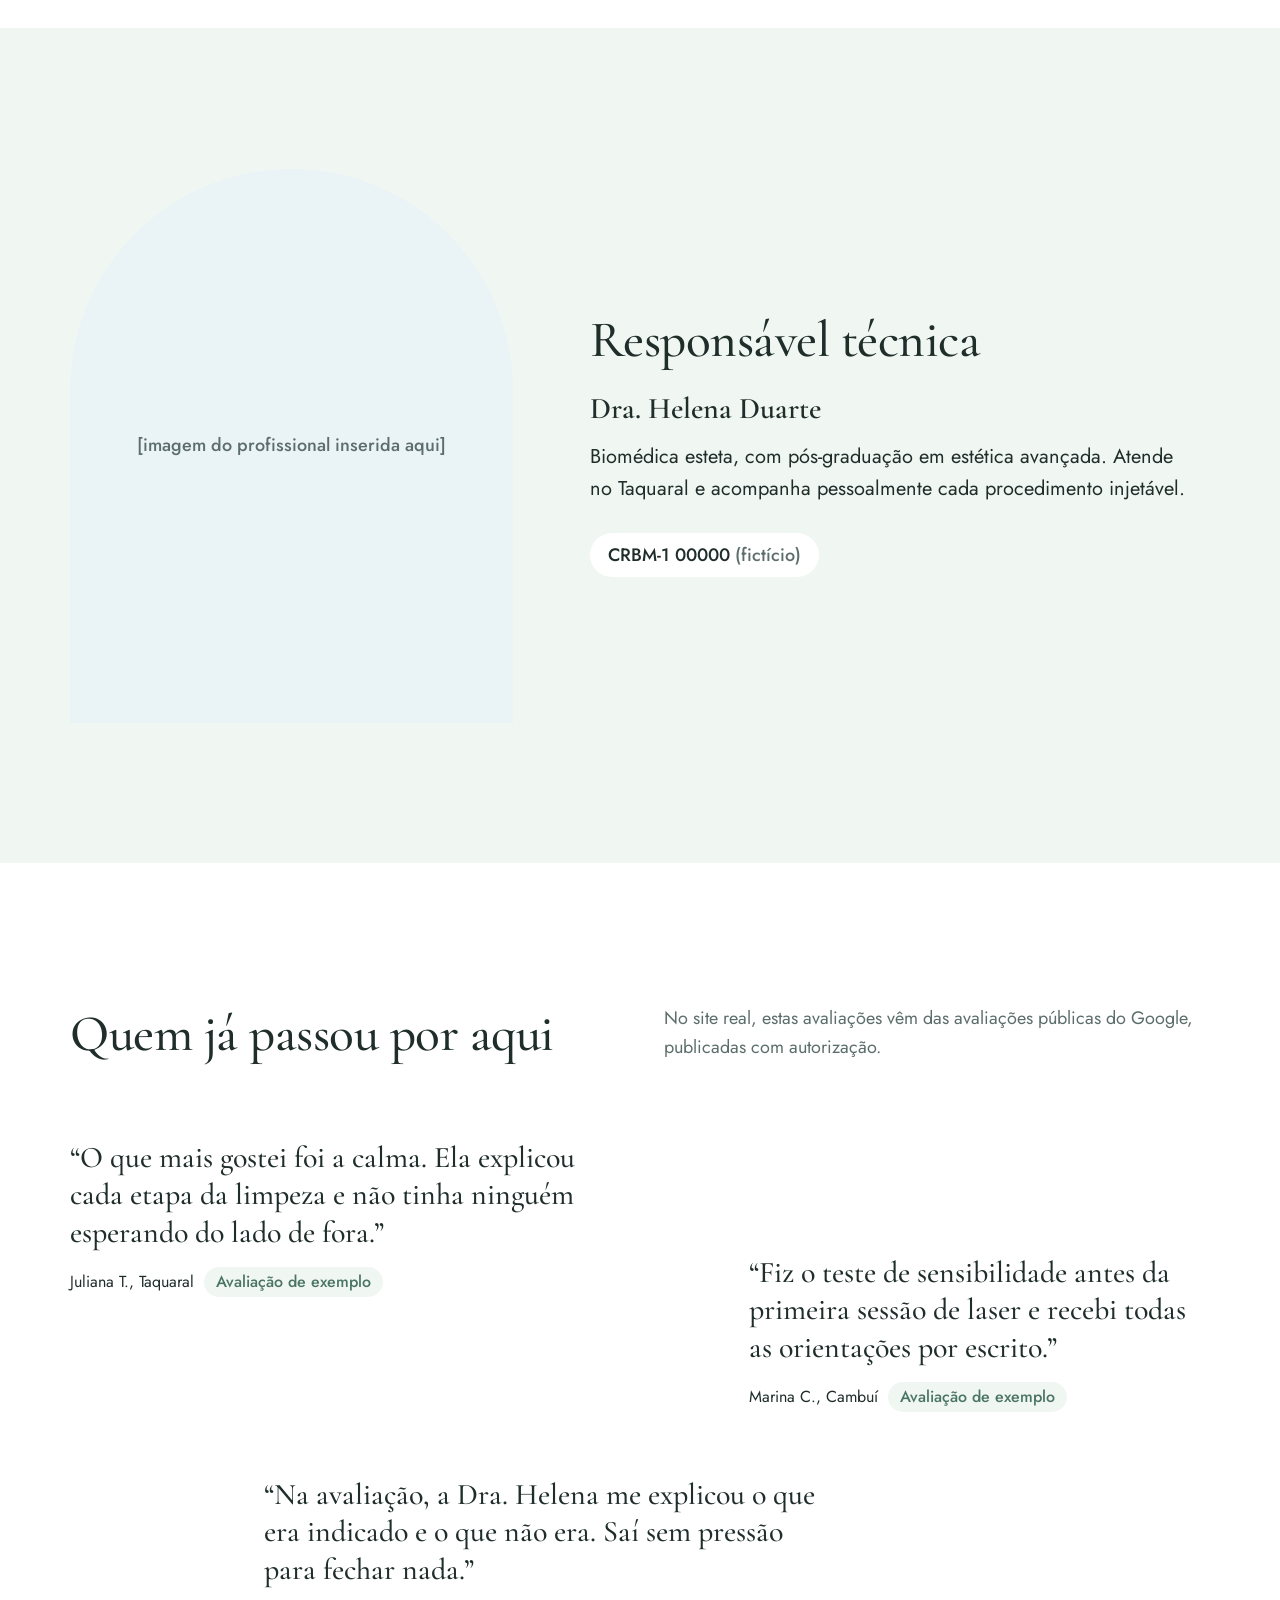
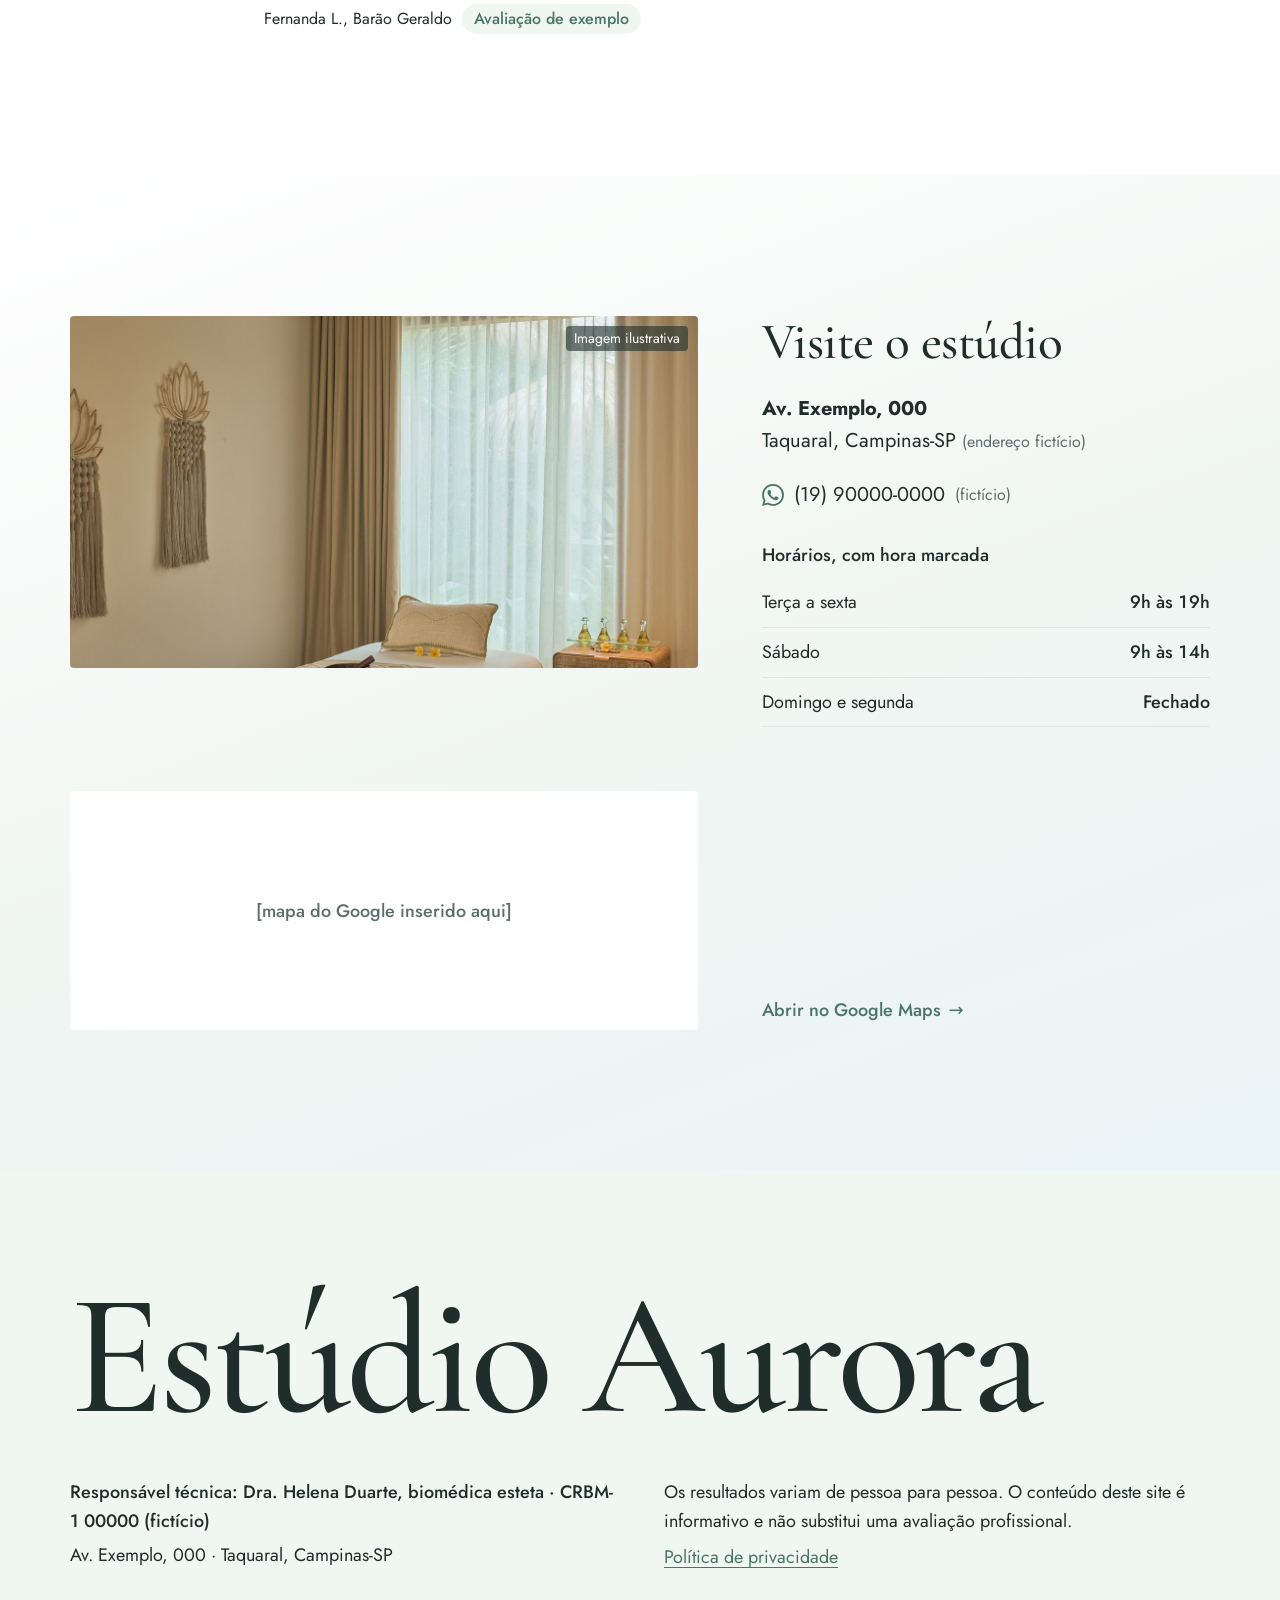
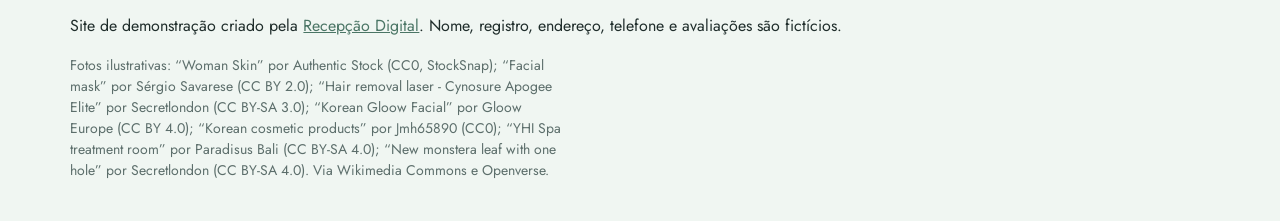
<file: estetica/index.html>
<!doctype html>
<html lang="pt-BR">
<head>
<meta charset="utf-8">
<meta name="viewport" content="width=device-width, initial-scale=1, viewport-fit=cover">
<title>Estética no Taquaral, Campinas | Estúdio Aurora</title>
<meta name="description" content="Limpeza de pele, depilação a laser e harmonização facial no Taquaral, em Campinas. Estúdio pequeno, uma cliente por horário e avaliação antes de qualquer procedimento. Agende pelo WhatsApp.">
<link rel="canonical" href="https://fabiobarbosagonsalez.github.io/recepcao-digital/estetica/">
<meta property="og:type" content="website">
<meta property="og:locale" content="pt_BR">
<meta property="og:site_name" content="Estúdio Aurora">
<meta property="og:title" content="Estética no Taquaral, Campinas | Estúdio Aurora">
<meta property="og:description" content="Limpeza de pele, depilação a laser e harmonização facial no Taquaral, em Campinas. Estúdio pequeno, uma cliente por horário e avaliação antes de qualquer procedimento. Agende pelo WhatsApp.">
<meta property="og:url" content="https://fabiobarbosagonsalez.github.io/recepcao-digital/estetica/">
<meta property="og:image" content="https://fabiobarbosagonsalez.github.io/recepcao-digital/estetica/img/og.jpg">
<meta property="og:image:type" content="image/jpeg">
<meta property="og:image:width" content="1200">
<meta property="og:image:height" content="630">
<meta property="og:image:alt" content="Mulher de roupão aplicando creme no rosto, em um ambiente claro">
<meta name="twitter:card" content="summary_large_image">
<meta name="robots" content="noindex">
<meta name="theme-color" content="#FFFFFF">
<link rel="icon" href="data:image/svg+xml,%3Csvg xmlns='http://www.w3.org/2000/svg' viewBox='0 0 32 32'%3E%3Cpath d='M2 30a14 14 0 0 1 28 0z' fill='%235E8C7B'/%3E%3Ccircle cx='16' cy='9' r='3' fill='%23D9C7B0'/%3E%3C/svg%3E">
<link rel="preconnect" href="https://fonts.googleapis.com">
<link rel="preconnect" href="https://fonts.gstatic.com" crossorigin>
<link href="https://fonts.googleapis.com/css2?family=Cormorant+Garamond:wght@500;600&family=Jost:wght@400;500&display=swap" rel="stylesheet">
<link rel="preload" as="image" href="img/hero-estetica.jpg">
<link rel="stylesheet" href="css/estilo.css">

<!-- Dados estruturados: endereço e contatos FICTÍCIOS (site de demonstração) -->
<script type="application/ld+json">
{
  "@context": "https://schema.org",
  "@type": ["BeautySalon", "HealthAndBeautyBusiness"],
  "name": "Estúdio Aurora",
  "description": "Estúdio de estética no Taquaral, Campinas: limpeza de pele, depilação a laser, harmonização facial, peeling químico e drenagem linfática facial. Site de demonstração com dados fictícios.",
  "telephone": "+55-19-90000-0000",
  "address": {
    "@type": "PostalAddress",
    "streetAddress": "Av. Exemplo, 000",
    "addressLocality": "Campinas",
    "addressRegion": "SP",
    "addressCountry": "BR"
  },
  "areaServed": "Taquaral, Campinas-SP",
  "employee": { "@type": "Person", "name": "Dra. Helena Duarte", "jobTitle": "Biomédica esteta, responsável técnica" },
  "openingHoursSpecification": [
    { "@type": "OpeningHoursSpecification", "dayOfWeek": ["Tuesday","Wednesday","Thursday","Friday"], "opens": "09:00", "closes": "19:00" },
    { "@type": "OpeningHoursSpecification", "dayOfWeek": "Saturday", "opens": "09:00", "closes": "14:00" }
  ]
}
</script>
</head>
<body>

<svg width="0" height="0" style="position:absolute" aria-hidden="true">
  <symbol id="whats" viewBox="0 0 24 24">
    <path fill="currentColor" d="M17.472 14.382c-.297-.149-1.758-.867-2.03-.967-.273-.099-.471-.148-.67.15-.197.297-.767.966-.94 1.164-.173.199-.347.223-.644.075-.297-.15-1.255-.463-2.39-1.475-.883-.788-1.48-1.761-1.653-2.059-.173-.297-.018-.458.13-.606.134-.133.298-.347.446-.52.149-.174.198-.298.298-.497.099-.198.05-.371-.025-.52-.075-.149-.669-1.612-.916-2.207-.242-.579-.487-.5-.669-.51-.173-.008-.371-.01-.57-.01-.198 0-.52.074-.792.372-.272.297-1.04 1.016-1.04 2.479 0 1.462 1.065 2.875 1.213 3.074.149.198 2.096 3.2 5.077 4.487.709.306 1.262.489 1.694.625.712.227 1.36.195 1.871.118.571-.085 1.758-.719 2.006-1.413.248-.694.248-1.289.173-1.413-.074-.124-.272-.198-.57-.347m-5.421 7.403h-.004a9.87 9.87 0 0 1-5.031-1.378l-.361-.214-3.741.982.998-3.648-.235-.374a9.86 9.86 0 0 1-1.51-5.26c.001-5.45 4.436-9.884 9.888-9.884 2.64 0 5.122 1.03 6.988 2.898a9.825 9.825 0 0 1 2.893 6.994c-.003 5.45-4.437 9.884-9.885 9.884m8.413-18.297A11.815 11.815 0 0 0 12.05 0C5.495 0 .16 5.335.157 11.892c0 2.096.547 4.142 1.588 5.945L.057 24l6.305-1.654a11.882 11.882 0 0 0 5.683 1.448h.005c6.554 0 11.89-5.335 11.893-11.893a11.821 11.821 0 0 0-3.48-8.413z"/>
  </symbol>
</svg>

<a class="pular" href="#conteudo">Pular para o conteúdo</a>

<p class="demo">Site de demonstração da Recepção Digital. Nome, registro e contatos são fictícios.</p>

<header class="topo" id="topo">
  <div class="topo__barra moldura">
    <a class="marca" href="#conteudo">Estúdio Aurora</a>
    <nav class="topo__nav" aria-label="Seções">
      <a href="#procedimentos">Procedimentos</a>
      <a href="#seguranca">Segurança</a>
      <a href="#responsavel">Responsável técnica</a>
      <a href="#visite">Visite</a>
    </nav>
    <a class="botao botao--pequeno" href="https://wa.me/5519900000000?text=Ol%C3%A1!%20Gostaria%20de%20agendar%20uma%20avalia%C3%A7%C3%A3o%20no%20Est%C3%BAdio%20Aurora.">
      <svg width="18" height="18" aria-hidden="true"><use href="#whats"/></svg>
      <span>Agendar avaliação</span>
    </a>
  </div>
</header>

<main id="conteudo">

  <!-- Abertura -->
  <section class="abertura" aria-labelledby="titulo">
    <div class="abertura__grade moldura">
      <div class="abertura__texto">
        <h1 id="titulo">Cuidado com a pele, no seu tempo.</h1>
        <p class="abertura__apoio">Limpeza de pele, depilação a laser e harmonização facial em um estúdio pequeno, com hora marcada e avaliação antes de qualquer procedimento.</p>
        <div class="acoes">
          <a class="botao" href="https://wa.me/5519900000000?text=Ol%C3%A1!%20Gostaria%20de%20agendar%20uma%20avalia%C3%A7%C3%A3o%20no%20Est%C3%BAdio%20Aurora.">
            <svg width="20" height="20" aria-hidden="true"><use href="#whats"/></svg>
            <span>Agendar avaliação</span>
          </a>
          <a class="botao botao--claro" href="#procedimentos">Conhecer procedimentos</a>
        </div>
        <p class="abertura__rt">Responsável técnica: Dra. Helena Duarte, biomédica esteta · CRBM-1 00000 <span>(fictício)</span></p>
      </div>
      <figure class="abertura__foto">
        <!-- Foto: "Woman Skin", Authentic Stock, CC0, StockSnap -->
        <img src="img/hero-estetica.jpg" width="960" height="640" alt="Mulher de roupão e toalha no cabelo aplicando creme no rosto, em um ambiente claro" fetchpriority="high">
        <figcaption>Imagem ilustrativa</figcaption>
      </figure>
    </div>

    <ul class="diferenciais moldura" aria-label="Diferenciais">
      <li>Avaliação antes de todo procedimento</li>
      <li>Uma cliente por horário</li>
      <li>Materiais descartáveis e esterilizados</li>
    </ul>
  </section>

  <!-- Procedimentos -->
  <section class="procedimentos secao" id="procedimentos" aria-labelledby="t-proc">
    <div class="moldura">
      <div class="proc__cabeca">
        <h2 id="t-proc">Procedimentos</h2>
        <p>Cada procedimento tem o seu tempo. Ele aparece ao lado do nome para você planejar o dia.</p>
      </div>

      <ol class="proc-lista">
        <li class="proc">
          <div class="proc__texto">
            <h3>Limpeza de pele profunda</h3>
            <p class="proc__tempo">Cerca de 90 minutos</p>
            <p>Higienização, esfoliação, extração cuidadosa, máscara calmante e protetor solar, com produtos escolhidos para o seu tipo de pele.</p>
          </div>
          <figure class="proc__foto proc__foto--retrato">
            <!-- Foto: "Facial mask", Sérgio (Savaman) Savarese, CC BY 2.0, Wikimedia Commons -->
            <img src="img/procedimento-1.jpg" width="800" height="1001" loading="lazy" alt="Máscara facial branca sendo aplicada com pincel no rosto de uma cliente deitada">
            <figcaption>Imagem ilustrativa</figcaption>
          </figure>
        </li>
        <li class="proc">
          <div class="proc__texto">
            <h3>Depilação a laser</h3>
            <p class="proc__tempo">15 a 60 minutos por área</p>
            <p>Começa com um teste de sensibilidade na pele. O número de sessões e o intervalo entre elas são definidos na avaliação.</p>
          </div>
          <figure class="proc__foto proc__foto--quadrada">
            <!-- Foto: "Hair removal laser - Cynosure Apogee Elite", Secretlondon, CC BY-SA 3.0, Wikimedia Commons -->
            <img src="img/procedimento-2.jpg" width="800" height="800" loading="lazy" alt="Aparelho de depilação a laser com braço articulado em uma sala de atendimento">
            <figcaption>Imagem ilustrativa</figcaption>
          </figure>
        </li>
        <li class="proc">
          <div class="proc__texto">
            <h3>Harmonização facial</h3>
            <p class="proc__tempo">Avaliação de 40 minutos</p>
            <p>Realizada pela responsável técnica habilitada, depois da avaliação e com termo de consentimento assinado. O plano é explicado antes, com calma.</p>
          </div>
          <figure class="proc__foto proc__foto--larga">
            <!-- Foto: "Korean Gloow Facial at Gloow Beauty Treatment", Gloow europe, CC BY 4.0, Wikimedia Commons -->
            <img src="img/procedimento-3.jpg" width="960" height="640" loading="lazy" alt="Profissional de estética atendendo uma cliente deitada, com protetor nos olhos">
            <figcaption>Imagem ilustrativa</figcaption>
          </figure>
        </li>
        <li class="proc">
          <div class="proc__texto">
            <h3>Peeling químico</h3>
            <p class="proc__tempo">Cerca de 45 minutos</p>
            <p>Aplicação de ácidos em concentração indicada para a sua pele, com orientações de cuidados e fotoproteção para os dias seguintes.</p>
          </div>
          <figure class="proc__foto proc__foto--retrato-p">
            <!-- Foto: "Korean cosmetic products", Jmh65890, CC0, Wikimedia Commons -->
            <img src="img/procedimento-4.jpg" width="720" height="900" loading="lazy" alt="Frascos e bisnagas de cuidados com a pele sobre um fundo branco">
            <figcaption>Imagem ilustrativa</figcaption>
          </figure>
        </li>
        <li class="proc proc--sem-foto">
          <div class="proc__texto">
            <h3>Drenagem linfática facial</h3>
            <p class="proc__tempo">Cerca de 40 minutos</p>
            <p>Movimentos manuais leves no rosto e no pescoço. Pode ser feita sozinha ou depois de outros procedimentos, quando indicada.</p>
          </div>
        </li>
      </ol>

      <p class="aviso">A indicação depende da avaliação. Os resultados variam de pessoa para pessoa.</p>
    </div>
  </section>

  <!-- Monte sua avaliação -->
  <section class="tempo" id="seu-tempo" aria-labelledby="t-tempo">
    <div class="moldura tempo__grade">
      <div class="tempo__texto">
        <h2 id="t-tempo">Quanto tempo reservar</h2>
        <p>Marque o que você gostaria de avaliar. Mostramos o tempo aproximado e a mensagem já sai pronta para o WhatsApp.</p>
        <fieldset class="escolhas">
          <legend>Procedimentos de interesse</legend>
          <label><input type="checkbox" name="proc" value="limpeza" data-min="90" data-max="90" data-nome="limpeza de pele profunda" checked><span>Limpeza de pele profunda</span></label>
          <label><input type="checkbox" name="proc" value="laser" data-min="15" data-max="60" data-nome="depilação a laser"><span>Depilação a laser</span></label>
          <label><input type="checkbox" name="proc" value="harmonizacao" data-min="40" data-max="40" data-nome="harmonização facial"><span>Harmonização facial</span></label>
          <label><input type="checkbox" name="proc" value="peeling" data-min="45" data-max="45" data-nome="peeling químico"><span>Peeling químico</span></label>
          <label><input type="checkbox" name="proc" value="drenagem" data-min="40" data-max="40" data-nome="drenagem linfática facial"><span>Drenagem linfática facial</span></label>
        </fieldset>
      </div>
      <div class="tempo__resultado" aria-live="polite">
        <p class="tempo__total" id="tempo-total">1h30</p>
        <p class="tempo__rotulo">de tempo aproximado no estúdio</p>
        <p class="tempo__nota" id="tempo-nota">Se feitos no mesmo dia. Na avaliação, a responsável técnica confirma o que é indicado e em que ordem.</p>
        <p class="tempo__msg" id="tempo-msg">“Olá! Gostaria de agendar uma avaliação para limpeza de pele profunda.”</p>
        <a class="botao" id="tempo-botao" href="https://wa.me/5519900000000?text=Ol%C3%A1!%20Gostaria%20de%20agendar%20uma%20avalia%C3%A7%C3%A3o%20no%20Est%C3%BAdio%20Aurora.">
          <svg width="20" height="20" aria-hidden="true"><use href="#whats"/></svg>
          <span>Enviar pelo WhatsApp</span>
        </a>
      </div>
    </div>
  </section>

  <!-- Segurança -->
  <section class="seguranca secao" id="seguranca" aria-labelledby="t-seg">
    <div class="moldura">
      <h2 id="t-seg">Segurança antes, durante e depois</h2>
      <div class="seg__grade">
        <figure class="seg__foto">
          <!-- Foto: "New monstera leaf with one hole", Secretlondon, CC BY-SA 4.0, Wikimedia Commons -->
          <img src="img/folha.jpg" width="720" height="960" loading="lazy" alt="Folha nova de costela-de-adão perto de uma janela clara">
        </figure>
        <dl class="seg__lista">
          <div>
            <dt>Avaliação e anamnese</dt>
            <dd>Conversa sobre sua saúde, medicamentos, alergias e rotina de cuidados antes de qualquer procedimento.</dd>
          </div>
          <div>
            <dt>Termo de consentimento</dt>
            <dd>Você lê e assina um termo que explica o procedimento, os cuidados e os possíveis efeitos. Obrigatório nos injetáveis.</dd>
          </div>
          <div>
            <dt>Produtos com registro na Anvisa</dt>
            <dd>Usamos apenas produtos e equipamentos regularizados, com lote e validade conferidos. Materiais descartáveis são abertos na sua frente.</dd>
          </div>
          <div>
            <dt>Retorno agendado</dt>
            <dd>Quando o procedimento pede, o retorno já sai marcado para acompanhar a sua pele nos dias seguintes.</dd>
          </div>
        </dl>
      </div>
    </div>
  </section>

  <!-- Responsável técnica -->
  <section class="responsavel secao" id="responsavel" aria-labelledby="t-rt">
    <div class="moldura rt__grade">
      <div class="rt__retrato" role="img" aria-label="Espaço reservado para a foto da responsável técnica">
        <span>[imagem do profissional inserida aqui]</span>
      </div>
      <div class="rt__texto">
        <h2 id="t-rt">Responsável técnica</h2>
        <p class="rt__nome">Dra. Helena Duarte</p>
        <p>Biomédica esteta, com pós-graduação em estética avançada. Atende no Taquaral e acompanha pessoalmente cada procedimento injetável.</p>
        <p class="selo">CRBM-1 00000 <span>(fictício)</span></p>
      </div>
    </div>
  </section>

  <!-- Avaliações -->
  <section class="avaliacoes secao" id="avaliacoes" aria-labelledby="t-aval">
    <div class="moldura">
      <div class="aval__cabeca">
        <h2 id="t-aval">Quem já passou por aqui</h2>
        <p>No site real, estas avaliações vêm das avaliações públicas do Google, publicadas com autorização.</p>
      </div>
      <div class="aval-grade">
        <figure class="aval aval--a">
          <blockquote><p>“O que mais gostei foi a calma. Ela explicou cada etapa da limpeza e não tinha ninguém esperando do lado de fora.”</p></blockquote>
          <figcaption>Juliana T., Taquaral <span class="aval__marca">Avaliação de exemplo</span></figcaption>
        </figure>
        <figure class="aval aval--b">
          <blockquote><p>“Fiz o teste de sensibilidade antes da primeira sessão de laser e recebi todas as orientações por escrito.”</p></blockquote>
          <figcaption>Marina C., Cambuí <span class="aval__marca">Avaliação de exemplo</span></figcaption>
        </figure>
        <figure class="aval aval--c">
          <blockquote><p>“Na avaliação, a Dra. Helena me explicou o que era indicado e o que não era. Saí sem pressão para fechar nada.”</p></blockquote>
          <figcaption>Fernanda L., Barão Geraldo <span class="aval__marca">Avaliação de exemplo</span></figcaption>
        </figure>
      </div>
    </div>
  </section>

  <!-- Visite -->
  <section class="visite secao" id="visite" aria-labelledby="t-visite">
    <div class="moldura visite__grade">
      <figure class="visite__foto">
        <!-- Foto: "YHI Spa treatment room at Paradisus by Meliá Bali", Paradisus Bali, CC BY-SA 4.0, Wikimedia Commons -->
        <img src="img/ambiente.jpg" width="1280" height="720" loading="lazy" alt="Sala de atendimento clara com maca, cortina de linho e luz natural">
        <figcaption>Imagem ilustrativa</figcaption>
      </figure>
      <div class="visite__texto">
        <h2 id="t-visite">Visite o estúdio</h2>
        <address>
          <strong>Av. Exemplo, 000</strong><br>
          Taquaral, Campinas-SP <span class="ficticio">(endereço fictício)</span>
        </address>
        <a class="visite__whats" href="https://wa.me/5519900000000?text=Ol%C3%A1!%20Gostaria%20de%20agendar%20uma%20avalia%C3%A7%C3%A3o%20no%20Est%C3%BAdio%20Aurora.">
          <svg width="22" height="22" aria-hidden="true"><use href="#whats"/></svg> (19) 90000-0000 <span class="ficticio">(fictício)</span>
        </a>
        <table class="horarios">
          <caption>Horários, com hora marcada</caption>
          <tbody>
            <tr><th scope="row">Terça a sexta</th><td>9h às 19h</td></tr>
            <tr><th scope="row">Sábado</th><td>9h às 14h</td></tr>
            <tr><th scope="row">Domingo e segunda</th><td>Fechado</td></tr>
          </tbody>
        </table>
      </div>
      <div class="visite__mapa">
        <div class="mapa" role="img" aria-label="Espaço reservado para o mapa do Google">
          <span>[mapa do Google inserido aqui]</span>
        </div>
        <a class="link-seta" href="https://www.google.com/maps/search/?api=1&amp;query=Taquaral%2C%20Campinas%20-%20SP" target="_blank" rel="noopener">Abrir no Google Maps <span aria-hidden="true">→</span></a>
      </div>
    </div>
  </section>

</main>

<footer class="rodape">
  <div class="moldura">
    <p class="rodape__nome">Estúdio Aurora</p>
    <div class="rodape__grade">
      <div>
        <p class="rodape__forte">Responsável técnica: Dra. Helena Duarte, biomédica esteta · CRBM-1 00000 (fictício)</p>
        <p>Av. Exemplo, 000 · Taquaral, Campinas-SP</p>
      </div>
      <div>
        <p>Os resultados variam de pessoa para pessoa. O conteúdo deste site é informativo e não substitui uma avaliação profissional.</p>
        <p><button class="rodape__link" type="button" data-abre="privacidade">Política de privacidade</button></p>
      </div>
    </div>
    <p class="rodape__demo">Site de demonstração criado pela <a href="../">Recepção Digital</a>. Nome, registro, endereço, telefone e avaliações são fictícios.</p>
    <p class="rodape__creditos">Fotos ilustrativas: “Woman Skin” por Authentic Stock (CC0, StockSnap); “Facial mask” por Sérgio Savarese (CC BY 2.0); “Hair removal laser - Cynosure Apogee Elite” por Secretlondon (CC BY-SA 3.0); “Korean Gloow Facial” por Gloow Europe (CC BY 4.0); “Korean cosmetic products” por Jmh65890 (CC0); “YHI Spa treatment room” por Paradisus Bali (CC BY-SA 4.0); “New monstera leaf with one hole” por Secretlondon (CC BY-SA 4.0). Via Wikimedia Commons e Openverse.</p>
  </div>
</footer>

<dialog class="janela" id="privacidade" aria-labelledby="t-priv">
  <h2 id="t-priv">Política de privacidade</h2>
  <p>Este site não tem formulários e não coleta dados de saúde. Ele só guarda, no seu próprio navegador, a informação de que você já viu o aviso de cookies.</p>
  <p>O contato acontece pelo WhatsApp, quando você decide escrever. As informações que você enviar ali, inclusive as da avaliação, são usadas apenas para agendar e realizar o atendimento, com sigilo profissional, conforme a Lei Geral de Proteção de Dados (LGPD).</p>
  <p>Para pedir acesso, correção ou exclusão dos seus dados, envie uma mensagem pelo WhatsApp.</p>
  <form method="dialog"><button class="botao">Fechar</button></form>
</dialog>

<div class="cookies" id="cookies" hidden>
  <p>Só o essencial do navegador. Nenhum dado de saúde é coletado. <button class="rodape__link" type="button" data-abre="privacidade">Saiba mais</button></p>
  <button class="botao botao--pequeno" type="button" id="cookies-ok">Entendi</button>
</div>

<a class="whats-flutuante" href="https://wa.me/5519900000000?text=Ol%C3%A1!%20Gostaria%20de%20agendar%20uma%20avalia%C3%A7%C3%A3o%20no%20Est%C3%BAdio%20Aurora." aria-label="Agendar avaliação pelo WhatsApp">
  <svg width="30" height="30" aria-hidden="true"><use href="#whats"/></svg>
</a>

<script src="js/site.js" defer></script>
</body>
</html>
</file>
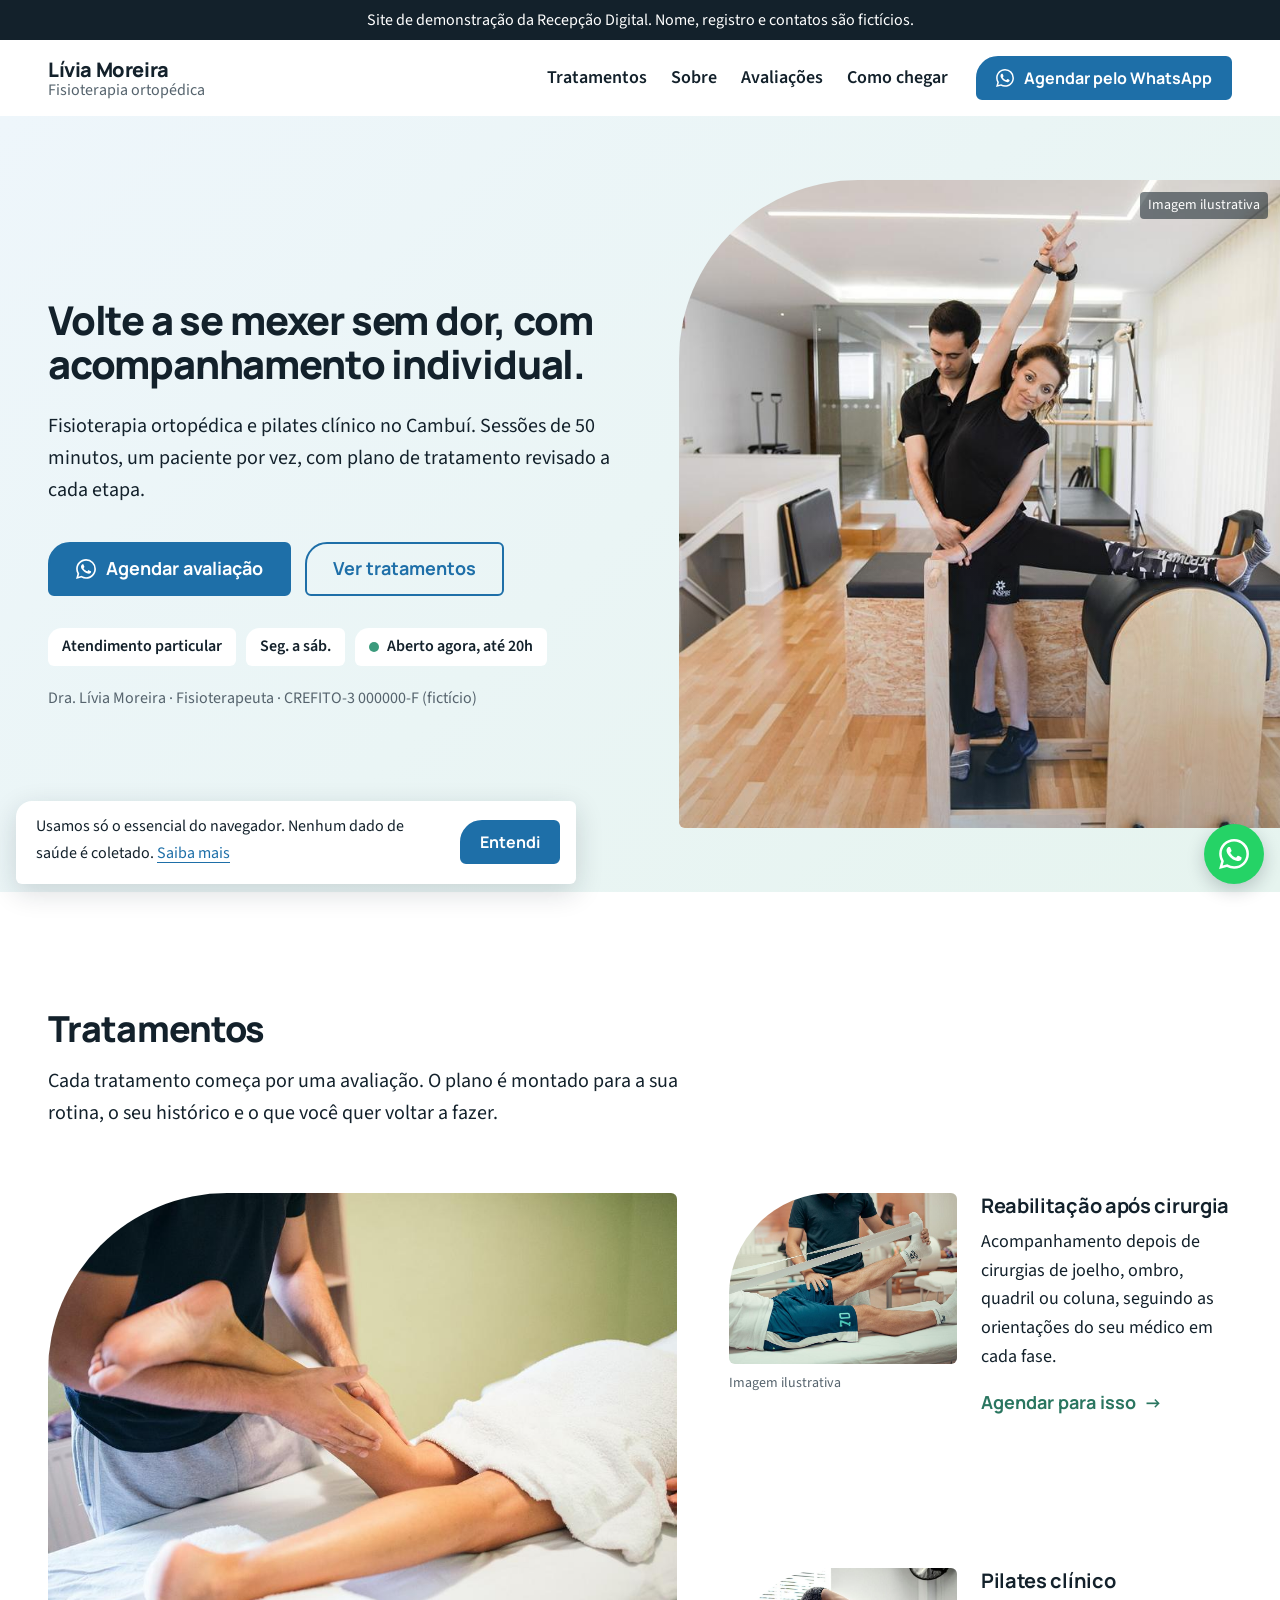
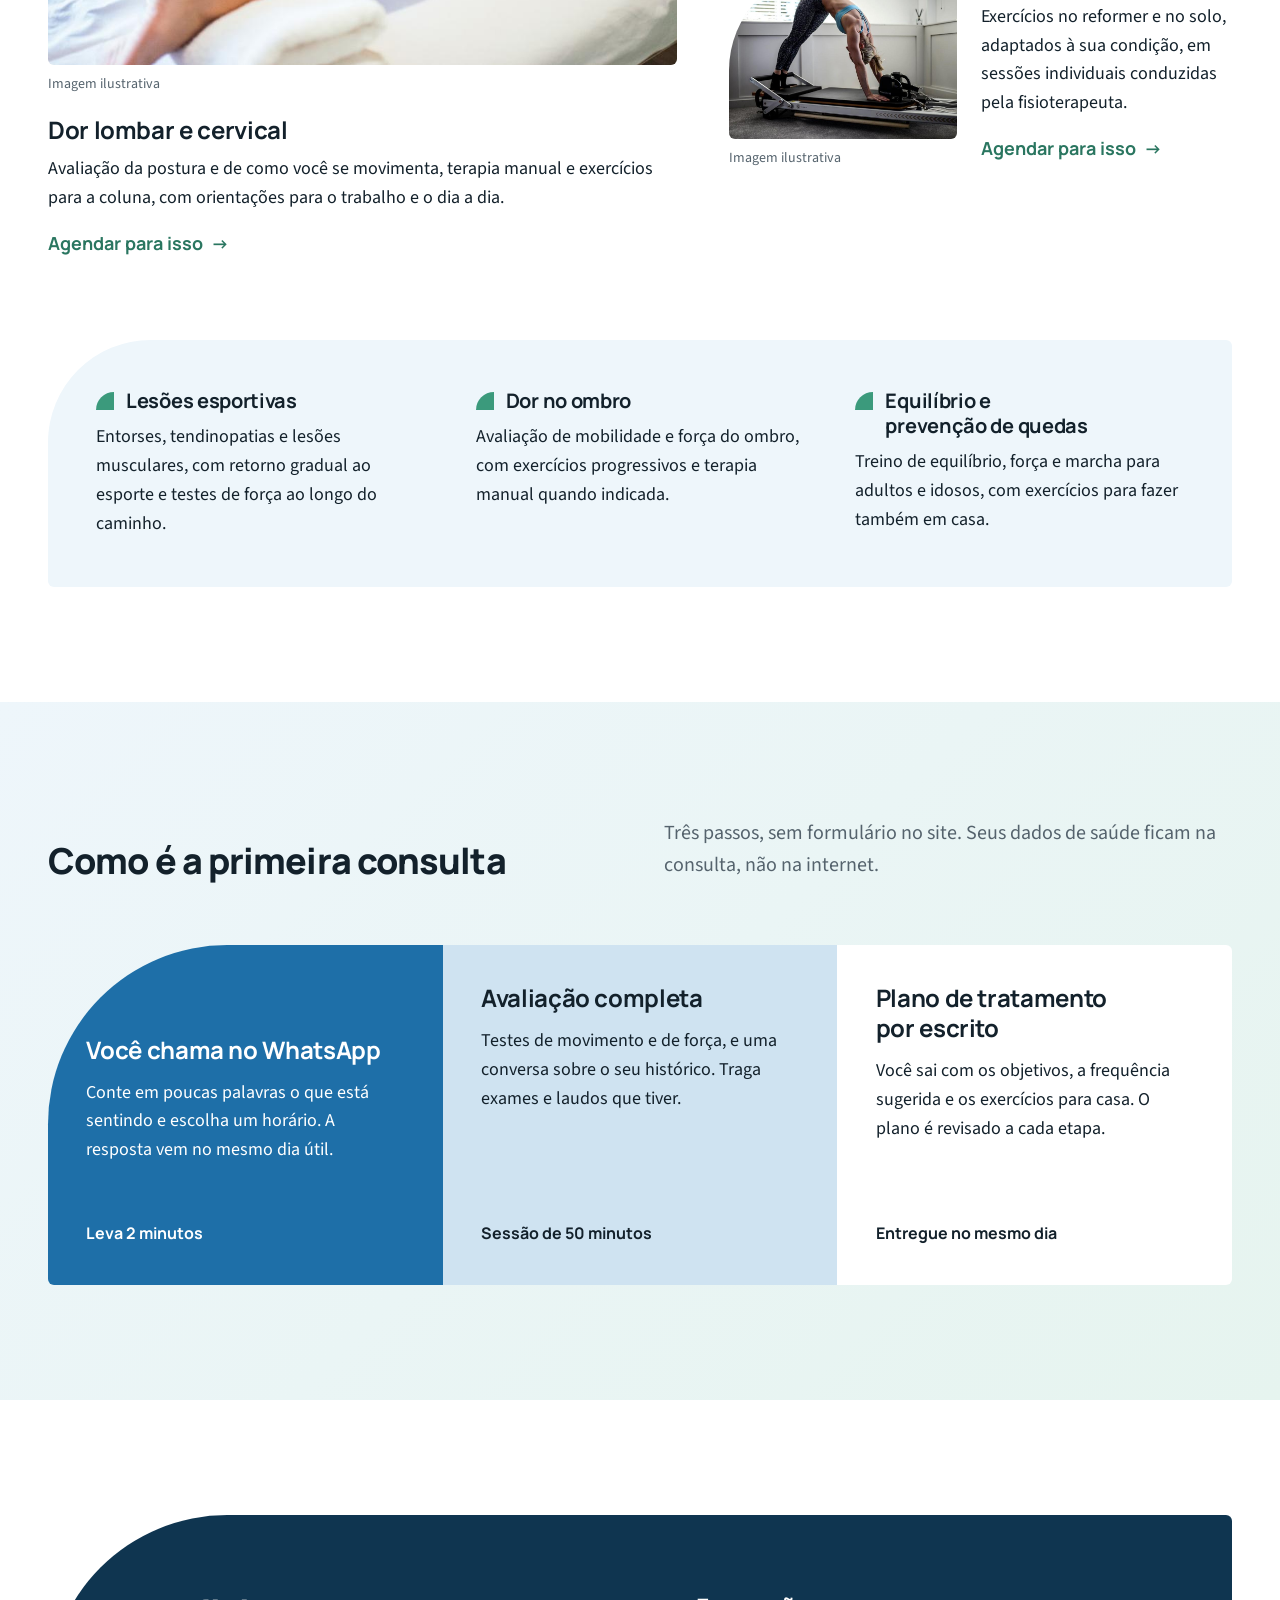
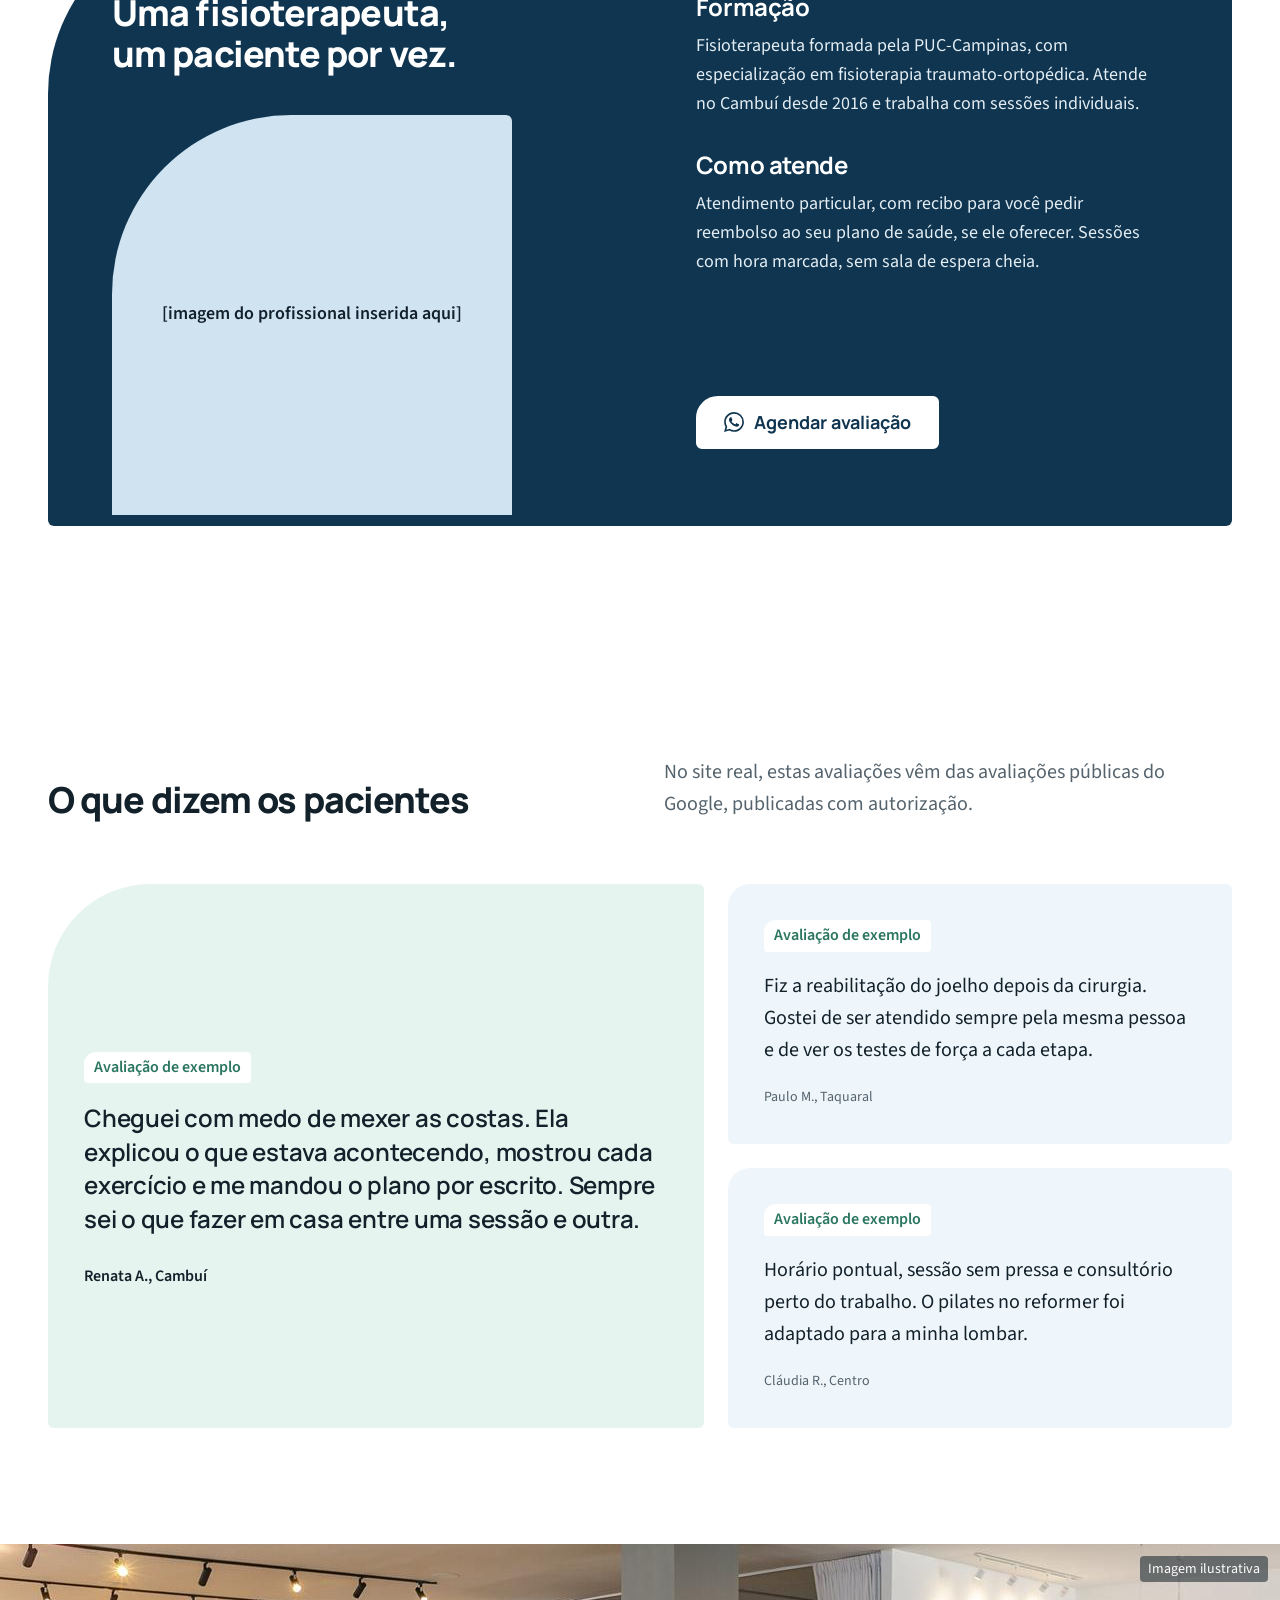
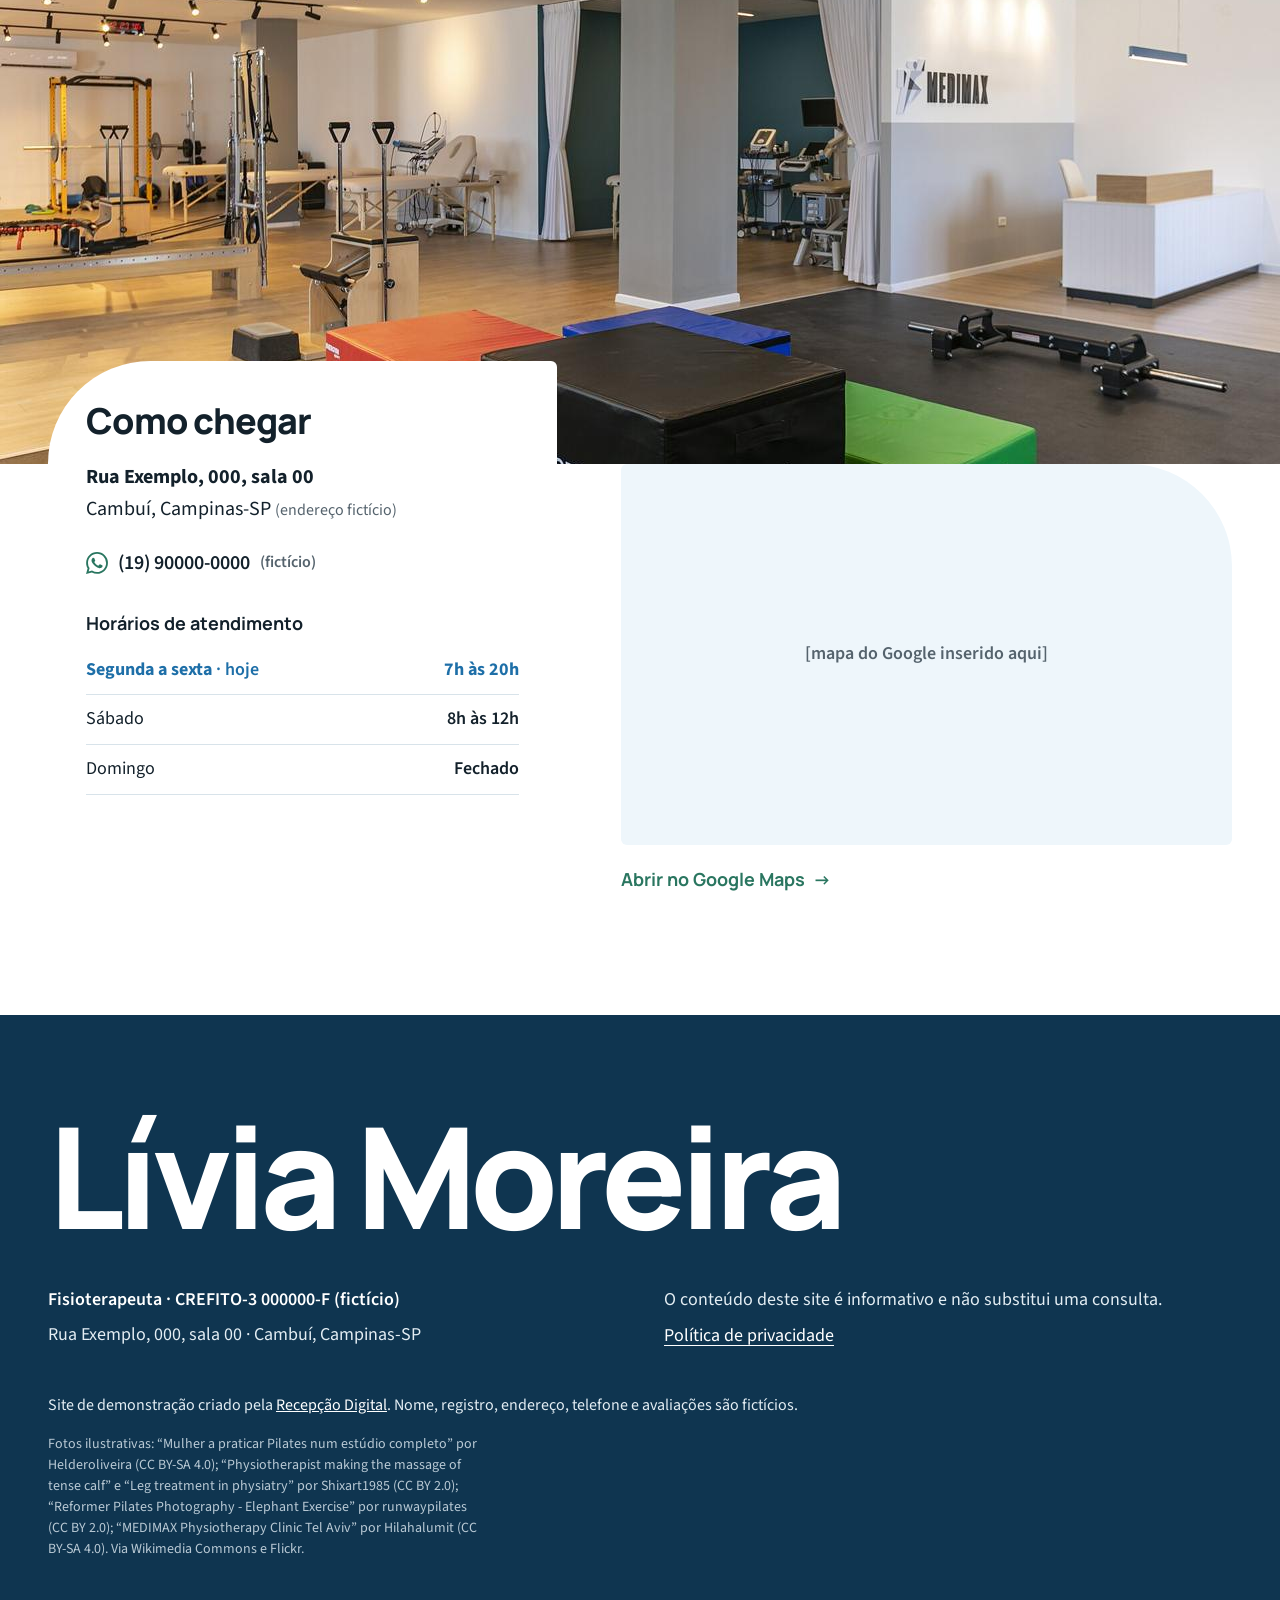
<file: fisioterapia/index.html>
<!doctype html>
<html lang="pt-BR">
<head>
<meta charset="utf-8">
<meta name="viewport" content="width=device-width, initial-scale=1, viewport-fit=cover">
<title>Fisioterapia no Cambuí, Campinas | Lívia Moreira</title>
<meta name="description" content="Fisioterapia ortopédica e pilates clínico no Cambuí, em Campinas. Sessões individuais de 50 minutos, com avaliação completa e plano de tratamento por escrito. Agende pelo WhatsApp.">
<link rel="canonical" href="https://fabiobarbosagonsalez.github.io/recepcao-digital/fisioterapia/">
<meta property="og:type" content="website">
<meta property="og:locale" content="pt_BR">
<meta property="og:site_name" content="Lívia Moreira · Fisioterapia ortopédica">
<meta property="og:title" content="Fisioterapia no Cambuí, Campinas | Lívia Moreira">
<meta property="og:description" content="Fisioterapia ortopédica e pilates clínico no Cambuí, em Campinas. Sessões individuais de 50 minutos, com avaliação completa e plano de tratamento por escrito. Agende pelo WhatsApp.">
<meta property="og:url" content="https://fabiobarbosagonsalez.github.io/recepcao-digital/fisioterapia/">
<meta property="og:image" content="https://fabiobarbosagonsalez.github.io/recepcao-digital/fisioterapia/img/og.jpg">
<meta property="og:image:type" content="image/jpeg">
<meta property="og:image:width" content="1200">
<meta property="og:image:height" content="630">
<meta property="og:image:alt" content="Fisioterapeuta orientando uma paciente em um exercício no estúdio de pilates">
<meta name="twitter:card" content="summary_large_image">
<meta name="robots" content="noindex">
<meta name="theme-color" content="#FFFFFF">
<link rel="icon" href="data:image/svg+xml,%3Csvg xmlns='http://www.w3.org/2000/svg' viewBox='0 0 32 32'%3E%3Cpath d='M2 30V2a28 28 0 0 1 28 28z' fill='%231E6FA8'/%3E%3C/svg%3E">
<link rel="preconnect" href="https://fonts.googleapis.com">
<link rel="preconnect" href="https://fonts.gstatic.com" crossorigin>
<link href="https://fonts.googleapis.com/css2?family=Manrope:wght@600;700;800&family=Source+Sans+3:wght@400;600&display=swap" rel="stylesheet">
<link rel="preload" as="image" href="img/hero-fisio.jpg">
<link rel="stylesheet" href="css/estilo.css">
<script>document.documentElement.classList.add('js')</script>

<!-- Dados estruturados: endereço e contatos FICTÍCIOS (site de demonstração) -->
<script type="application/ld+json">
{
  "@context": "https://schema.org",
  "@type": ["Physiotherapy", "MedicalBusiness"],
  "name": "Lívia Moreira · Fisioterapia ortopédica",
  "description": "Fisioterapia ortopédica e pilates clínico no Cambuí, Campinas. Site de demonstração com dados fictícios.",
  "telephone": "+55-19-90000-0000",
  "medicalSpecialty": "Musculoskeletal",
  "priceRange": "Atendimento particular",
  "address": {
    "@type": "PostalAddress",
    "streetAddress": "Rua Exemplo, 000, sala 00",
    "addressLocality": "Campinas",
    "addressRegion": "SP",
    "addressCountry": "BR"
  },
  "areaServed": "Cambuí, Campinas-SP",
  "openingHoursSpecification": [
    { "@type": "OpeningHoursSpecification", "dayOfWeek": ["Monday","Tuesday","Wednesday","Thursday","Friday"], "opens": "07:00", "closes": "20:00" },
    { "@type": "OpeningHoursSpecification", "dayOfWeek": "Saturday", "opens": "08:00", "closes": "12:00" }
  ]
}
</script>
</head>
<body>

<svg width="0" height="0" style="position:absolute" aria-hidden="true">
  <symbol id="whats" viewBox="0 0 24 24">
    <path fill="currentColor" d="M17.472 14.382c-.297-.149-1.758-.867-2.03-.967-.273-.099-.471-.148-.67.15-.197.297-.767.966-.94 1.164-.173.199-.347.223-.644.075-.297-.15-1.255-.463-2.39-1.475-.883-.788-1.48-1.761-1.653-2.059-.173-.297-.018-.458.13-.606.134-.133.298-.347.446-.52.149-.174.198-.298.298-.497.099-.198.05-.371-.025-.52-.075-.149-.669-1.612-.916-2.207-.242-.579-.487-.5-.669-.51-.173-.008-.371-.01-.57-.01-.198 0-.52.074-.792.372-.272.297-1.04 1.016-1.04 2.479 0 1.462 1.065 2.875 1.213 3.074.149.198 2.096 3.2 5.077 4.487.709.306 1.262.489 1.694.625.712.227 1.36.195 1.871.118.571-.085 1.758-.719 2.006-1.413.248-.694.248-1.289.173-1.413-.074-.124-.272-.198-.57-.347m-5.421 7.403h-.004a9.87 9.87 0 0 1-5.031-1.378l-.361-.214-3.741.982.998-3.648-.235-.374a9.86 9.86 0 0 1-1.51-5.26c.001-5.45 4.436-9.884 9.888-9.884 2.64 0 5.122 1.03 6.988 2.898a9.825 9.825 0 0 1 2.893 6.994c-.003 5.45-4.437 9.884-9.885 9.884m8.413-18.297A11.815 11.815 0 0 0 12.05 0C5.495 0 .16 5.335.157 11.892c0 2.096.547 4.142 1.588 5.945L.057 24l6.305-1.654a11.882 11.882 0 0 0 5.683 1.448h.005c6.554 0 11.89-5.335 11.893-11.893a11.821 11.821 0 0 0-3.48-8.413z"/>
  </symbol>
</svg>

<a class="pular" href="#conteudo">Pular para o conteúdo</a>

<p class="demo">Site de demonstração da Recepção Digital. Nome, registro e contatos são fictícios.</p>

<header class="topo" id="topo">
  <div class="topo__barra moldura">
    <a class="marca" href="#conteudo">
      <span class="marca__nome">Lívia Moreira</span>
      <span class="marca__area">Fisioterapia ortopédica</span>
    </a>
    <nav class="topo__nav" aria-label="Seções">
      <a href="#tratamentos">Tratamentos</a>
      <a href="#sobre">Sobre</a>
      <a href="#avaliacoes">Avaliações</a>
      <a href="#como-chegar">Como chegar</a>
    </nav>
    <a class="botao botao--pequeno" href="https://wa.me/5519900000000?text=Ol%C3%A1%2C%20Dra.%20L%C3%ADvia!%20Gostaria%20de%20agendar%20uma%20avalia%C3%A7%C3%A3o.">
      <svg width="18" height="18" aria-hidden="true"><use href="#whats"/></svg>
      <span>Agendar pelo WhatsApp</span>
    </a>
  </div>
</header>

<main id="conteudo">

  <!-- Abertura -->
  <section class="abertura" aria-labelledby="titulo">
    <div class="abertura__grade moldura">
      <div class="abertura__texto">
        <h1 id="titulo" class="surge">Volte a se mexer sem dor, com acompanhamento individual.</h1>
        <p class="abertura__apoio surge">Fisioterapia ortopédica e pilates clínico no Cambuí. Sessões de 50 minutos, um paciente por vez, com plano de tratamento revisado a cada etapa.</p>
        <div class="acoes surge">
          <a class="botao" href="https://wa.me/5519900000000?text=Ol%C3%A1%2C%20Dra.%20L%C3%ADvia!%20Gostaria%20de%20agendar%20uma%20avalia%C3%A7%C3%A3o.">
            <svg width="20" height="20" aria-hidden="true"><use href="#whats"/></svg>
            <span>Agendar avaliação</span>
          </a>
          <a class="botao botao--claro" href="#tratamentos">Ver tratamentos</a>
        </div>
        <ul class="abertura__info surge" aria-label="Informações rápidas">
          <li>Atendimento particular</li>
          <li>Seg. a sáb.</li>
          <li class="status" id="status" hidden><span class="status__ponto" aria-hidden="true"></span><span id="status-texto"></span></li>
        </ul>
        <p class="abertura__registro surge">Dra. Lívia Moreira · Fisioterapeuta · CREFITO-3 000000-F <span>(fictício)</span></p>
      </div>
      <figure class="abertura__foto">
        <!-- Foto: "Mulher a praticar Pilates num estúdio completo", Helderoliveira, CC BY-SA 4.0, Wikimedia Commons -->
        <img src="img/hero-fisio.jpg" width="1200" height="800" alt="Fisioterapeuta orientando uma paciente em um exercício de alongamento no estúdio de pilates" fetchpriority="high">
        <figcaption>Imagem ilustrativa</figcaption>
      </figure>
    </div>
  </section>

  <!-- Tratamentos -->
  <section class="tratamentos secao" id="tratamentos" aria-labelledby="t-trat">
    <div class="moldura">
      <div class="cabeca">
        <h2 id="t-trat" class="surge">Tratamentos</h2>
        <p class="surge">Cada tratamento começa por uma avaliação. O plano é montado para a sua rotina, o seu histórico e o que você quer voltar a fazer.</p>
      </div>

      <div class="trat-fotos">
        <article class="trat trat--grande">
          <figure class="trat__foto surge">
            <!-- Foto: "Physiotherapist making the massage of tense calf", Shixart1985, CC BY 2.0, Wikimedia Commons -->
            <img src="img/tratamento-1.jpg" width="900" height="675" loading="lazy" alt="Mãos da fisioterapeuta fazendo terapia manual na panturrilha de um paciente deitado">
            <figcaption>Imagem ilustrativa</figcaption>
          </figure>
          <div class="trat__texto surge">
            <h3>Dor lombar e cervical</h3>
            <p>Avaliação da postura e de como você se movimenta, terapia manual e exercícios para a coluna, com orientações para o trabalho e o dia a dia.</p>
            <a class="link-seta" href="https://wa.me/5519900000000?text=Ol%C3%A1%2C%20Dra.%20L%C3%ADvia!%20Gostaria%20de%20agendar%20uma%20avalia%C3%A7%C3%A3o%20para%20dor%20lombar%20ou%20cervical.">Agendar para isso <span aria-hidden="true">→</span></a>
          </div>
        </article>

        <article class="trat">
          <figure class="trat__foto surge">
            <!-- Foto: "Leg treatment in physiatry closeup", Shixart1985, CC BY 2.0, Wikimedia Commons -->
            <img src="img/tratamento-2.jpg" width="900" height="675" loading="lazy" alt="Fisioterapeuta acompanhando um paciente que estica a perna com uma faixa elástica">
            <figcaption>Imagem ilustrativa</figcaption>
          </figure>
          <div class="trat__texto surge">
            <h3>Reabilitação após cirurgia</h3>
            <p>Acompanhamento depois de cirurgias de joelho, ombro, quadril ou coluna, seguindo as orientações do seu médico em cada fase.</p>
            <a class="link-seta" href="https://wa.me/5519900000000?text=Ol%C3%A1%2C%20Dra.%20L%C3%ADvia!%20Gostaria%20de%20agendar%20uma%20avalia%C3%A7%C3%A3o%20para%20reabilita%C3%A7%C3%A3o%20ap%C3%B3s%20cirurgia.">Agendar para isso <span aria-hidden="true">→</span></a>
          </div>
        </article>

        <article class="trat">
          <figure class="trat__foto surge">
            <!-- Foto: "Reformer Pilates Photography - Elephant Exercise", runwaypilates, CC BY 2.0, Flickr -->
            <img src="img/tratamento-3.jpg" width="900" height="675" loading="lazy" alt="Mulher fazendo um exercício de pilates no aparelho reformer">
            <figcaption>Imagem ilustrativa</figcaption>
          </figure>
          <div class="trat__texto surge">
            <h3>Pilates clínico</h3>
            <p>Exercícios no reformer e no solo, adaptados à sua condição, em sessões individuais conduzidas pela fisioterapeuta.</p>
            <a class="link-seta" href="https://wa.me/5519900000000?text=Ol%C3%A1%2C%20Dra.%20L%C3%ADvia!%20Gostaria%20de%20saber%20sobre%20o%20pilates%20cl%C3%ADnico.">Agendar para isso <span aria-hidden="true">→</span></a>
          </div>
        </article>
      </div>

      <ul class="trat-lista">
        <li class="surge">
          <h3>Lesões esportivas</h3>
          <p>Entorses, tendinopatias e lesões musculares, com retorno gradual ao esporte e testes de força ao longo do caminho.</p>
        </li>
        <li class="surge">
          <h3>Dor no ombro</h3>
          <p>Avaliação de mobilidade e força do ombro, com exercícios progressivos e terapia manual quando indicada.</p>
        </li>
        <li class="surge">
          <h3>Equilíbrio e prevenção de quedas</h3>
          <p>Treino de equilíbrio, força e marcha para adultos e idosos, com exercícios para fazer também em casa.</p>
        </li>
      </ul>
    </div>
  </section>

  <!-- Primeira consulta -->
  <section class="consulta secao" id="primeira-consulta" aria-labelledby="t-consulta">
    <div class="moldura">
      <div class="cabeca cabeca--dupla">
        <h2 id="t-consulta" class="surge">Como é a primeira consulta</h2>
        <p class="surge">Três passos, sem formulário no site. Seus dados de saúde ficam na consulta, não na internet.</p>
      </div>
      <ol class="passos">
        <li class="passo surge">
          <h3>Você chama no WhatsApp</h3>
          <p>Conte em poucas palavras o que está sentindo e escolha um horário. A resposta vem no mesmo dia útil.</p>
          <span class="passo__tempo">Leva 2 minutos</span>
        </li>
        <li class="passo surge">
          <h3>Avaliação completa</h3>
          <p>Testes de movimento e de força, e uma conversa sobre o seu histórico. Traga exames e laudos que tiver.</p>
          <span class="passo__tempo">Sessão de 50 minutos</span>
        </li>
        <li class="passo surge">
          <h3>Plano de tratamento por escrito</h3>
          <p>Você sai com os objetivos, a frequência sugerida e os exercícios para casa. O plano é revisado a cada etapa.</p>
          <span class="passo__tempo">Entregue no mesmo dia</span>
        </li>
      </ol>
    </div>
  </section>

  <!-- Sobre -->
  <section class="sobre" id="sobre" aria-labelledby="t-sobre">
    <div class="sobre__painel">
      <div class="sobre__grade">
        <div class="sobre__esq">
          <h2 id="t-sobre" class="surge">Uma fisioterapeuta, um paciente por vez.</h2>
          <div class="sobre__retrato surge" role="img" aria-label="Espaço reservado para a foto da profissional">
            <span>[imagem do profissional inserida aqui]</span>
          </div>
        </div>
        <div class="sobre__dir">
          <div class="surge">
            <h3>Formação</h3>
            <p>Fisioterapeuta formada pela PUC-Campinas, com especialização em fisioterapia traumato-ortopédica. Atende no Cambuí desde 2016 e trabalha com sessões individuais.</p>
          </div>
          <div class="surge">
            <h3>Como atende</h3>
            <p>Atendimento particular, com recibo para você pedir reembolso ao seu plano de saúde, se ele oferecer. Sessões com hora marcada, sem sala de espera cheia.</p>
          </div>
          <p class="selo surge">CREFITO-3 000000-F <span>(fictício)</span></p>
          <a class="botao botao--branco surge" href="https://wa.me/5519900000000?text=Ol%C3%A1%2C%20Dra.%20L%C3%ADvia!%20Gostaria%20de%20agendar%20uma%20avalia%C3%A7%C3%A3o.">
            <svg width="20" height="20" aria-hidden="true"><use href="#whats"/></svg>
            <span>Agendar avaliação</span>
          </a>
        </div>
      </div>
    </div>
  </section>

  <!-- Avaliações -->
  <section class="avaliacoes secao" id="avaliacoes" aria-labelledby="t-aval">
    <div class="moldura">
      <div class="cabeca cabeca--dupla">
        <h2 id="t-aval" class="surge">O que dizem os pacientes</h2>
        <p class="surge">No site real, estas avaliações vêm das avaliações públicas do Google, publicadas com autorização.</p>
      </div>
      <div class="aval-grade">
        <figure class="aval aval--grande surge">
          <span class="aval__marca">Avaliação de exemplo</span>
          <blockquote><p>Cheguei com medo de mexer as costas. Ela explicou o que estava acontecendo, mostrou cada exercício e me mandou o plano por escrito. Sempre sei o que fazer em casa entre uma sessão e outra.</p></blockquote>
          <figcaption>Renata A., Cambuí</figcaption>
        </figure>
        <figure class="aval surge">
          <span class="aval__marca">Avaliação de exemplo</span>
          <blockquote><p>Fiz a reabilitação do joelho depois da cirurgia. Gostei de ser atendido sempre pela mesma pessoa e de ver os testes de força a cada etapa.</p></blockquote>
          <figcaption>Paulo M., Taquaral</figcaption>
        </figure>
        <figure class="aval surge">
          <span class="aval__marca">Avaliação de exemplo</span>
          <blockquote><p>Horário pontual, sessão sem pressa e consultório perto do trabalho. O pilates no reformer foi adaptado para a minha lombar.</p></blockquote>
          <figcaption>Cláudia R., Centro</figcaption>
        </figure>
      </div>
    </div>
  </section>

  <!-- Como chegar -->
  <section class="chegar" id="como-chegar" aria-labelledby="t-chegar">
    <figure class="chegar__foto">
      <!-- Foto: "MEDIMAX Physiotherapy Clinic Tel Aviv", Hilahalumit, CC BY-SA 4.0, Wikimedia Commons -->
      <img src="img/consultorio.jpg" width="1280" height="720" loading="lazy" alt="Sala ampla de fisioterapia com aparelhos de pilates, caixas de exercício e recepção ao fundo">
      <figcaption>Imagem ilustrativa</figcaption>
    </figure>
    <div class="moldura chegar__grade">
      <div class="chegar__texto">
        <h2 id="t-chegar" class="surge">Como chegar</h2>
        <address class="surge">
          <strong>Rua Exemplo, 000, sala 00</strong><br>
          Cambuí, Campinas-SP <span class="ficticio">(endereço fictício)</span>
        </address>
        <a class="chegar__whats surge" href="https://wa.me/5519900000000?text=Ol%C3%A1%2C%20Dra.%20L%C3%ADvia!%20Gostaria%20de%20agendar%20uma%20avalia%C3%A7%C3%A3o.">
          <svg width="22" height="22" aria-hidden="true"><use href="#whats"/></svg> (19) 90000-0000 <span class="ficticio">(fictício)</span>
        </a>
        <table class="horarios surge">
          <caption>Horários de atendimento</caption>
          <tbody>
            <tr data-dias="1,2,3,4,5"><th scope="row">Segunda a sexta</th><td>7h às 20h</td></tr>
            <tr data-dias="6"><th scope="row">Sábado</th><td>8h às 12h</td></tr>
            <tr data-dias="0"><th scope="row">Domingo</th><td>Fechado</td></tr>
          </tbody>
        </table>
      </div>
      <div class="chegar__mapa surge">
        <div class="mapa" role="img" aria-label="Espaço reservado para o mapa do Google">
          <span>[mapa do Google inserido aqui]</span>
        </div>
        <a class="link-seta" href="https://www.google.com/maps/search/?api=1&amp;query=Cambu%C3%AD%2C%20Campinas%20-%20SP" target="_blank" rel="noopener">Abrir no Google Maps <span aria-hidden="true">→</span></a>
      </div>
    </div>
  </section>

</main>

<footer class="rodape">
  <div class="moldura">
    <p class="rodape__nome">Lívia Moreira</p>
    <div class="rodape__grade">
      <div>
        <p class="rodape__forte">Fisioterapeuta · CREFITO-3 000000-F (fictício)</p>
        <p>Rua Exemplo, 000, sala 00 · Cambuí, Campinas-SP</p>
      </div>
      <div>
        <p>O conteúdo deste site é informativo e não substitui uma consulta.</p>
        <p><button class="rodape__link" type="button" data-abre="privacidade">Política de privacidade</button></p>
      </div>
    </div>
    <p class="rodape__demo">Site de demonstração criado pela <a href="../">Recepção Digital</a>. Nome, registro, endereço, telefone e avaliações são fictícios.</p>
    <p class="rodape__creditos">Fotos ilustrativas: “Mulher a praticar Pilates num estúdio completo” por Helderoliveira (CC BY-SA 4.0); “Physiotherapist making the massage of tense calf” e “Leg treatment in physiatry” por Shixart1985 (CC BY 2.0); “Reformer Pilates Photography - Elephant Exercise” por runwaypilates (CC BY 2.0); “MEDIMAX Physiotherapy Clinic Tel Aviv” por Hilahalumit (CC BY-SA 4.0). Via Wikimedia Commons e Flickr.</p>
  </div>
</footer>

<dialog class="janela" id="privacidade" aria-labelledby="t-priv">
  <h2 id="t-priv">Política de privacidade</h2>
  <p>Este site não tem formulários e não coleta dados de saúde. Ele só guarda, no seu próprio navegador, a informação de que você já viu o aviso de cookies.</p>
  <p>O contato acontece pelo WhatsApp, quando você decide escrever. As informações que você enviar ali são usadas apenas para agendar e realizar o atendimento, com sigilo profissional, conforme a Lei Geral de Proteção de Dados (LGPD).</p>
  <p>Para pedir acesso, correção ou exclusão dos seus dados, envie uma mensagem pelo WhatsApp.</p>
  <form method="dialog"><button class="botao">Fechar</button></form>
</dialog>

<div class="cookies" id="cookies" hidden>
  <p>Usamos só o essencial do navegador. Nenhum dado de saúde é coletado. <button class="rodape__link" type="button" data-abre="privacidade">Saiba mais</button></p>
  <button class="botao botao--pequeno" type="button" id="cookies-ok">Entendi</button>
</div>

<a class="whats-flutuante" href="https://wa.me/5519900000000?text=Ol%C3%A1%2C%20Dra.%20L%C3%ADvia!%20Gostaria%20de%20agendar%20uma%20avalia%C3%A7%C3%A3o." aria-label="Agendar pelo WhatsApp">
  <svg width="30" height="30" aria-hidden="true"><use href="#whats"/></svg>
</a>

<script src="js/site.js" defer></script>
</body>
</html>
</file>
<file: css/estilo.css>
/* Recepção Digital — página de vendas */

:root {
  --branco: #FFFFFF;
  --gelo: #EAF4F8;
  --agua: #E4F3EF;
  --tinta: #12343B;
  --tinta-2: #5B6B6E;
  --linha: #DCE7E6;
  --verde: #2F8F83;
  /* Tom do verde usado em botões e links com texto: passa no contraste AA */
  --verde-texto: #24766C;
  --verde-hover: #1E6359;
  --cobre: #C0754A;
  --whats: #25D366;

  --f-titulo: "Plus Jakarta Sans", system-ui, sans-serif;
  --f-texto: "Source Sans 3", system-ui, sans-serif;

  --t-hero: clamp(2.125rem, 3.65vw, 3.25rem);
  --t-h2: clamp(1.75rem, 2.8vw, 2.5rem);
  --t-h3: clamp(1.25rem, 1.5vw, 1.5rem);
  --t-texto: 1.125rem;
  --t-menor: 1rem;

  --margem: clamp(16px, 4vw, 48px);
  --largura: 1240px;
  --secao: clamp(88px, 9vw, 136px);
  --raio: 8px;
  --arco: 999px 999px var(--raio) var(--raio);

  --faixa-hero: linear-gradient(160deg, #F2F8FB 0%, #E6F4F1 100%); /* taste-skill-ignore: gradiente suave pedido no briefing */
  --faixa-clara: linear-gradient(180deg, #F4F9FB 0%, #E9F5F2 100%); /* taste-skill-ignore: gradiente suave pedido no briefing */
}

*, *::before, *::after { box-sizing: border-box; }
html { scroll-behavior: smooth; scroll-padding-top: 88px; -webkit-text-size-adjust: 100%; }
body {
  margin: 0;
  background: var(--branco);
  color: var(--tinta);
  font-family: var(--f-texto);
  font-size: var(--t-texto);
  line-height: 1.6;
  overflow-x: hidden;
}
img { display: block; max-width: 100%; height: auto; }
h1, h2, h3 { font-family: var(--f-titulo); font-weight: 700; color: var(--tinta); margin: 0; text-wrap: balance; }
h1 { font-size: var(--t-hero); line-height: 1.08; letter-spacing: -0.03em; }
h2 { font-size: var(--t-h2); line-height: 1.15; letter-spacing: -0.02em; }
h3 { font-size: var(--t-h3); line-height: 1.25; letter-spacing: -0.01em; }
p { margin: 0; }
a { color: var(--verde-texto); }
a:focus-visible, button:focus-visible, summary:focus-visible, input:focus-visible, select:focus-visible {
  outline: 3px solid var(--verde); outline-offset: 3px; border-radius: 4px;
}
::selection { background: var(--agua); color: var(--tinta); }

.moldura { width: 100%; max-width: calc(var(--largura) + 2 * var(--margem)); margin-inline: auto; padding-inline: var(--margem); }
.secao { padding-block: var(--secao); }

.pular { position: absolute; left: 16px; top: -60px; background: var(--tinta); color: #fff; padding: 10px 16px; z-index: 100; border-radius: var(--raio); }
.pular:focus { top: 12px; }

/* Botões */
.botao {
  white-space: nowrap;
  display: inline-flex; align-items: center; justify-content: center; gap: 10px;
  min-height: 52px; padding: 14px 26px;
  background: var(--verde-texto); color: #fff;
  font-family: var(--f-titulo); font-weight: 700; font-size: 1.125rem; line-height: 1.2;
  text-decoration: none; border-radius: 999px; border: 2px solid var(--verde-texto);
  transition: background-color .2s ease, border-color .2s ease, transform .2s ease;
}
.botao:hover { background: var(--verde-hover); border-color: var(--verde-hover); }
.botao:active { transform: translateY(1px) scale(.98); }
.botao--claro { background: transparent; color: var(--verde-texto); }
.botao--claro:hover { background: var(--agua); color: var(--verde-hover); border-color: var(--verde-hover); }
.botao--pequeno { min-height: 44px; padding: 10px 18px; font-size: 1rem; }
.botao--grande { min-height: 64px; padding: 18px 36px; font-size: 1.25rem; }

.link-seta { display: inline-flex; align-items: center; gap: 8px; font-family: var(--f-titulo); font-weight: 700; font-size: 1.125rem; text-decoration: none; padding-block: 6px; }
.link-seta span { transition: transform .2s ease; }
.link-seta:hover { color: var(--verde-hover); text-decoration: underline; text-underline-offset: 4px; }
.link-seta:hover span { transform: translateX(4px); }

/* Topo fixo */
.topo { position: fixed; inset: 0 0 auto 0; z-index: 50; background: rgba(255,255,255,.97); transition: box-shadow .2s ease; }
.topo.rolou { background: #fff; }
.topo__barra { display: flex; align-items: center; gap: 32px; min-height: 76px; }
.marca { white-space: nowrap; display: inline-flex; align-items: center; gap: 10px; text-decoration: none; color: var(--tinta); }
.marca__nome { font-family: var(--f-titulo); font-weight: 700; font-size: 1.25rem; letter-spacing: -0.02em; }
.topo__nav { display: flex; gap: 28px; margin-left: auto; }
.topo__nav a { color: var(--tinta); text-decoration: none; font-weight: 600; font-size: 1.125rem; padding-block: 8px; }
.topo__nav a:hover { color: var(--verde-texto); text-decoration: underline; text-underline-offset: 6px; }

/* Abertura */
.abertura { background: var(--faixa-hero); padding-top: 76px; }
.abertura__grade {
  display: grid; grid-template-columns: minmax(0, 1.8fr) minmax(0, 1fr);
  gap: clamp(32px, 4vw, 64px); align-items: center;
  padding-block: clamp(40px, 5vw, 72px) clamp(48px, 5vw, 72px);
}
.abertura__texto h1 { max-width: 14.5em; letter-spacing: -0.035em; }
.abertura__apoio { margin-top: 28px; font-size: 1.25rem; line-height: 1.6; max-width: 34em; }
.acoes { display: flex; flex-wrap: wrap; gap: 14px; margin-top: 40px; }
.abertura__preco { margin-top: 32px; color: var(--tinta-2); font-size: var(--t-menor); max-width: 36em; }
.abertura__foto { margin: 0; }
.abertura__foto img { width: 100%; max-height: calc(100svh - 220px); aspect-ratio: 3 / 4; object-fit: cover; border-radius: var(--arco); }

.confianca {
  list-style: none; margin: 0 auto; padding-top: 0; padding-bottom: clamp(48px, 6vw, 80px);
  display: grid; grid-template-columns: repeat(3, minmax(0, 1fr)); gap: clamp(24px, 4vw, 56px);
}
.confianca li { display: flex; gap: 14px; align-items: flex-start; }
.confianca svg { flex: none; margin-top: 4px; }
.confianca strong { display: block; font-family: var(--f-titulo); font-size: 1.25rem; line-height: 1.3; }
.confianca span { display: block; margin-top: 4px; color: var(--tinta-2); font-size: var(--t-menor); }

/* Cabeças de seção */
.cabeca { max-width: 40rem; margin-bottom: clamp(48px, 6vw, 80px); }
.cabeca p { margin-top: 20px; color: var(--tinta-2); font-size: 1.25rem; }
.cabeca--linha { max-width: none; display: grid; grid-template-columns: minmax(0, 1.2fr) minmax(0, 1fr); gap: 48px; align-items: end; }
.cabeca--linha p { margin-top: 0; }

/* Exemplos */
.exemplo { display: grid; grid-template-columns: minmax(0, 1.7fr) minmax(0, 1fr); gap: clamp(32px, 5vw, 72px); align-items: center; }
.exemplo + .exemplo { margin-top: clamp(80px, 9vw, 128px); }
.exemplo--inverso { grid-template-columns: minmax(0, 1fr) minmax(0, 1.7fr); }
.exemplo--inverso .exemplo__fotos { order: 2; }
.exemplo__fotos { position: relative; padding-bottom: 48px; }
.exemplo__faixa { width: 100%; aspect-ratio: 16 / 9; object-fit: cover; border-radius: var(--raio); }
.exemplo__tela {
  position: absolute; right: 24px; bottom: 0; width: 34%; aspect-ratio: 9 / 16; max-height: 82%;
  display: grid; place-items: center; padding: 16px; text-align: center;
  background: var(--gelo); color: var(--tinta-2); font-size: 1rem; line-height: 1.4;
  border: 8px solid var(--tinta); border-radius: 22px;
}
.exemplo--inverso .exemplo__tela { right: auto; left: 24px; }
.exemplo__tela--pronta { padding: 0; overflow: hidden; background: #fff; }
.exemplo__tela--pronta img { width: 100%; height: 100%; object-fit: cover; object-position: top; border-radius: 14px; }
.exemplo__texto h3 { font-size: 1.5rem; }
.exemplo__texto p { margin-top: 16px; max-width: 26em; }
.exemplo__texto .link-seta { margin-top: 20px; }

/* Experimente */
.prova { background: var(--gelo); }
.prova__grade { display: grid; grid-template-columns: minmax(0, 1.25fr) minmax(0, 1fr); gap: clamp(40px, 6vw, 96px); align-items: center; }
.prova__texto > p { margin-top: 20px; max-width: 32em; }
.prova__form { margin-top: 36px; display: grid; gap: 20px; max-width: 30rem; }
.prova__form label { display: grid; gap: 8px; font-weight: 600; font-size: var(--t-menor); }
.prova__form input, .prova__form select {
  font: inherit; font-weight: 400; font-size: 1.125rem; color: var(--tinta);
  min-height: 52px; padding: 12px 16px; border-radius: var(--raio);
  border: 1px solid #9FB7B4; background: #fff; width: 100%;
}
.prova__form input:hover, .prova__form select:hover { border-color: var(--verde-texto); }

.celular { justify-self: center; width: min(100%, 340px); background: var(--tinta); border-radius: 40px; padding: 14px; }
.celular__tela { background: #fff; border-radius: 28px; padding: 22px 22px 26px; min-height: 560px; display: flex; flex-direction: column; }
.celular__topo { display: flex; align-items: center; gap: 8px; font-family: var(--f-titulo); font-weight: 700; font-size: 1rem; padding: 10px 12px; margin: -6px -8px 24px; background: var(--gelo); border-radius: 12px; }
.celular__prof { font-size: 1rem; color: var(--tinta-2); }
.celular__nome { font-family: var(--f-titulo); font-weight: 700; font-size: 1.5rem; line-height: 1.15; letter-spacing: -0.02em; margin-top: 6px; overflow-wrap: anywhere; }
.celular__registro { margin-top: 10px; display: inline-block; align-self: flex-start; background: var(--agua); padding: 4px 10px; border-radius: 6px; font-size: 1rem; font-weight: 600; }
.celular__local { margin-top: 14px; font-size: 1rem; color: var(--tinta-2); line-height: 1.45; }
.celular__botao { margin-top: 22px; display: flex; align-items: center; justify-content: center; gap: 8px; background: var(--verde-texto); color: #fff; font-family: var(--f-titulo); font-weight: 700; font-size: 1rem; border-radius: 999px; min-height: 48px; }
.celular__msg { margin-top: 22px; background: #E7F8EC; border-radius: 14px 14px 14px 4px; padding: 12px 14px; }
.celular__msg span { display: block; font-size: .875rem; color: #2F5E3C; font-weight: 600; }
.celular__msg p { font-size: 1rem; line-height: 1.45; margin-top: 4px; overflow-wrap: anywhere; }
.celular__regra { margin-top: auto; padding-top: 22px; font-size: .875rem; color: var(--tinta-2); line-height: 1.45; }

/* Planos */
.planos__grade { display: grid; grid-template-columns: minmax(0, 1fr) minmax(0, 2.2fr); gap: clamp(40px, 6vw, 96px); align-items: start; }
.planos__lado > p { margin-top: 20px; color: var(--tinta-2); }
.planos__foto { margin-top: 40px; width: 100%; aspect-ratio: 4 / 5; object-fit: cover; border-radius: var(--arco); }
.planos__lista { display: grid; grid-template-columns: repeat(2, minmax(0, 1fr)); gap: 24px; }
.plano { display: flex; flex-direction: column; padding: clamp(28px, 3vw, 40px); border-radius: var(--raio); background: #F7FAFA; border: 2px solid transparent; }
.plano--destaque { background: var(--gelo); border-color: var(--verde); }
.plano__preco { margin-top: 18px; color: var(--tinta-2); font-size: var(--t-menor); }
.plano__preco span { display: block; font-family: var(--f-titulo); font-weight: 700; font-size: var(--t-h2); line-height: 1.05; letter-spacing: -0.03em; color: var(--tinta); font-variant-numeric: tabular-nums; margin-bottom: 4px; }
.plano__para { margin-top: 18px; }
.plano ul { list-style: none; margin: 24px 0 0; padding: 0; display: grid; gap: 12px; }
.plano li { position: relative; padding-left: 26px; }
.plano li::before { content: ""; position: absolute; left: 2px; top: .5em; width: 12px; height: 14px; background: var(--verde); border-radius: 6px 6px 1px 1px; }
.plano__manut { margin-top: 28px; padding-top: 0; font-weight: 600; }
.plano .botao { margin-top: 24px; align-self: flex-start; }
.planos__nota { grid-column: 1 / -1; margin-top: 8px; color: var(--tinta-2); max-width: 46em; }

/* Como funciona */
.etapas { background: var(--faixa-clara); }
.linha { list-style: none; margin: 0; padding: 0; display: grid; grid-template-columns: repeat(5, minmax(0, 1fr)); gap: 28px; position: relative; }
.linha::before { content: ""; position: absolute; left: 14px; right: 14px; top: 13px; height: 4px; border-radius: 2px; background: #BFDDD7; }
.linha li { position: relative; }
.linha__marco { display: block; width: 26px; height: 30px; border-radius: 13px 13px 3px 3px; background: var(--verde); position: relative; z-index: 1; }
.linha__marco--fim { background: var(--cobre); }
.linha__quando { display: block; margin-top: 22px; font-weight: 600; color: var(--verde-texto); font-size: var(--t-menor); }
.linha h3 { margin-top: 6px; font-size: 1.25rem; }
.linha p { margin-top: 10px; font-size: var(--t-menor); }

/* Regras */
.regras__topo { display: grid; grid-template-columns: minmax(0, 1fr) minmax(0, 1fr); gap: 48px; align-items: end; margin-bottom: clamp(48px, 6vw, 72px); }
.regras__siglas { font-size: 1.25rem; max-width: 30em; }
.regras__siglas strong { font-family: var(--f-titulo); color: var(--tinta); }
.regras__colunas { display: grid; grid-template-columns: repeat(3, minmax(0, 1fr)); gap: clamp(28px, 4vw, 56px); }
.regras__colunas > div { padding-top: 28px; border-top: 4px solid var(--agua); }
.regras__colunas p { margin-top: 12px; }

/* Dúvidas */
.duvidas { background: var(--gelo); }
.duvidas__grade { display: grid; grid-template-columns: minmax(0, 1.25fr) minmax(0, 1fr); gap: clamp(40px, 6vw, 96px); align-items: start; }
.acordeao { margin-top: 36px; display: grid; gap: 12px; }
.acordeao details { background: #fff; border-radius: var(--raio); }
.acordeao summary {
  list-style: none; cursor: pointer; display: flex; justify-content: space-between; align-items: center; gap: 16px;
  padding: 20px 24px; min-height: 64px; font-family: var(--f-titulo); font-weight: 700; font-size: 1.25rem; line-height: 1.35;
}
.acordeao summary::-webkit-details-marker { display: none; }
.acordeao summary::after {
  content: ""; flex: none; width: 10px; height: 10px; margin-top: -4px;
  border-right: 2px solid var(--verde-texto); border-bottom: 2px solid var(--verde-texto);
  transform: rotate(45deg); transition: transform .2s ease;
}
.acordeao details[open] summary::after { transform: rotate(-135deg); margin-top: 4px; }
.acordeao summary:hover { color: var(--verde-texto); }
.acordeao details p { padding: 0 24px 24px; }
.duvidas__texto > .link-seta { margin-top: 28px; }
.duvidas__fotos { position: relative; padding-bottom: 72px; }
.duvidas__alta { width: 88%; margin-left: auto; aspect-ratio: 3 / 4; object-fit: cover; border-radius: var(--arco); }
.duvidas__baixa { position: absolute; left: 0; bottom: 0; width: 42%; aspect-ratio: 3 / 4; object-fit: cover; border-radius: var(--raio); border: 8px solid var(--gelo); }

/* Contato */
.contato { background: var(--faixa-hero); padding-block: var(--secao); }
.contato__grade { display: grid; grid-template-columns: minmax(0, 1.4fr) minmax(0, 1fr); gap: clamp(40px, 6vw, 96px); align-items: center; }
.quem { max-width: 34em; padding-bottom: clamp(48px, 6vw, 72px); }
.quem__titulo { font-size: var(--t-h3); }
.quem p { margin-top: 12px; }
.contato__titulo { font-size: var(--t-hero); line-height: 1.1; letter-spacing: -0.03em; max-width: 13em; }
.contato .botao--grande { margin-top: 36px; }
.contato__numero { margin-top: 20px; font-size: 1.25rem; }
.contato__numero strong { font-family: var(--f-titulo); white-space: nowrap; }
.contato__foto { margin: 0; }
.contato__foto img { width: 100%; aspect-ratio: 4 / 5; object-fit: cover; border-radius: var(--arco); }
.contato__foto figcaption { margin-top: 12px; color: var(--tinta-2); font-size: var(--t-menor); }

/* Rodapé */
.rodape { background: var(--tinta); color: #E6EFEE; padding-block: 64px 40px; padding-bottom: calc(40px + env(safe-area-inset-bottom)); }
.rodape__marca { display: flex; align-items: flex-end; gap: clamp(12px, 2vw, 28px); }
.rodape__marca svg { flex: none; width: clamp(40px, 7vw, 104px); height: auto; aspect-ratio: 40 / 48; }
.rodape__nome { font-family: var(--f-titulo); font-weight: 700; font-size: clamp(2.25rem, 9.2vw, 9.25rem); line-height: 1.05; color: #fff; letter-spacing: -0.045em; white-space: nowrap; }
.rodape__fim { display: flex; flex-wrap: wrap; align-items: center; justify-content: space-between; gap: 20px 40px; margin-top: 40px; }
.rodape__whats { display: inline-flex; align-items: center; gap: 10px; color: #fff; font-weight: 600; text-decoration: none; min-height: 44px; }
.rodape__whats:hover { text-decoration: underline; text-underline-offset: 4px; }
.rodape__creditos { margin-top: 40px; }
.rodape__creditos p { font-size: .875rem; color: #B9CBC9; max-width: 62ch; line-height: 1.5; }

/* WhatsApp flutuante */
.whats-flutuante {
  position: fixed; z-index: 60;
  right: calc(16px + env(safe-area-inset-right)); bottom: calc(16px + env(safe-area-inset-bottom));
  width: 60px; height: 60px; border-radius: 50%; display: grid; place-items: center;
  background: var(--whats); color: #fff; box-shadow: 0 6px 18px rgba(18, 52, 59, .22); /* taste-skill-ignore: botão que flutua sobre a página */
  transition: transform .2s ease;
}
.whats-flutuante:hover { transform: scale(1.06); }
.whats-flutuante:active { transform: scale(.96); }

/* Entrada suave: só com JS e sem pedido de movimento reduzido */
@media (prefers-reduced-motion: no-preference) {
  .js .surge { opacity: 0; transform: translateY(20px); transition: opacity .7s ease, transform .7s cubic-bezier(.2,.7,.2,1); transition-delay: var(--atraso, 0ms); }
  .js .surge.visivel { opacity: 1; transform: none; }
}
@media (prefers-reduced-motion: reduce) {
  html { scroll-behavior: auto; }
  * { transition: none !important; }
}

/* Tablet */
@media (max-width: 1000px) {
  .topo__barra { gap: 20px; }
  .topo__nav { gap: 18px; }
  .abertura__grade { grid-template-columns: 1fr; padding-top: 32px; gap: 40px; }
  .abertura__foto { order: -1; }
  .abertura__foto img { aspect-ratio: 16 / 9; max-height: none; border-radius: 360px 360px var(--raio) var(--raio); object-position: 50% 60%; }
  .abertura__texto h1 { max-width: 20em; }
  .linha { grid-template-columns: 1fr; gap: 32px; }
  .linha::before { left: 11px; right: auto; top: 14px; bottom: 14px; width: 4px; height: auto; }
  .linha li { display: grid; grid-template-columns: 26px 1fr; column-gap: 24px; }
  .linha li > *:not(.linha__marco) { grid-column: 2; }
  .linha__marco { grid-row: 1 / span 3; }
  .linha__quando { margin-top: 2px; }
  .planos__grade { grid-template-columns: 1fr; }
  .planos__lado { display: grid; grid-template-columns: minmax(0, 1.4fr) minmax(0, 1fr); column-gap: 40px; align-items: start; }
  .planos__lado h2, .planos__lado > p { grid-column: 1; }
  .planos__foto { grid-column: 2; grid-row: 1 / span 2; margin-top: 0; aspect-ratio: 4 / 3; border-radius: var(--raio); }
}

/* Celular */
@media (max-width: 760px) {
  .topo__nav { display: none; }
  .topo__barra { min-height: 64px; gap: 12px; justify-content: space-between; }
  .abertura { padding-top: 64px; }
  .topo .botao--pequeno { display: none; }
  .rodape__nome { font-size: 9vw; }
  .marca__nome { font-size: 1.125rem; }
  .abertura__grade { grid-template-columns: 1fr; padding-top: 32px; gap: 36px; }
  .abertura__foto img { aspect-ratio: 4 / 3; border-radius: 200px 200px var(--raio) var(--raio); }
  .abertura__apoio { font-size: 1.125rem; margin-top: 20px; }
  .acoes { margin-top: 28px; }
  .acoes .botao { flex: 1 1 100%; }
  .confianca { grid-template-columns: 1fr; gap: 20px; }
  .cabeca--linha, .regras__topo { grid-template-columns: 1fr; gap: 16px; }
  .exemplo, .exemplo--inverso { grid-template-columns: 1fr; gap: 24px; }
  .exemplo--inverso .exemplo__fotos { order: 0; }
  .exemplo__tela { width: 40%; right: 12px; border-width: 6px; border-radius: 16px; font-size: .8125rem; padding: 8px; }
  .exemplo--inverso .exemplo__tela { left: 12px; }
  .prova__grade { grid-template-columns: 1fr; }
  .celular__tela { min-height: 0; }
  .planos__lado { display: block; }
  .planos__foto { margin-top: 28px; aspect-ratio: 16 / 10; }
  .planos__lista { grid-template-columns: 1fr; }
  .plano .botao { align-self: stretch; }
  .regras__colunas { grid-template-columns: 1fr; gap: 32px; }
  .duvidas__grade { grid-template-columns: 1fr; }
  .duvidas__fotos { order: -1; }
  .acordeao summary { padding: 18px 18px; }
  .acordeao details p { padding: 0 18px 20px; }
  .contato__grade { grid-template-columns: 1fr; }
  .contato .botao--grande { width: 100%; }
  .contato__foto img { aspect-ratio: 4 / 3; border-radius: 160px 160px var(--raio) var(--raio); }
  .rodape { padding-bottom: calc(104px + env(safe-area-inset-bottom)); }
}
</file>
<file: estetica/css/estilo.css>
/* Estúdio Aurora — site de demonstração
   Direção: fotografias em tamanhos desiguais, como provas numa parede de galeria.
   Ideia: "no seu tempo" — cada procedimento mostra a sua duração, e o visitante soma o tempo que vai reservar. */

:root {
  --branco: #FFFFFF;
  --salvia: #F0F6F2;
  --nevoa: #EAF3F6;
  --verde: #5E8C7B;
  /* Verde mais fundo para botões e links: contraste AA com texto branco */
  --verde-texto: #4A7565;
  --verde-hover: #3D6455;
  --azul: #4F8AA6;
  --tinta: #1F2D2B;
  --tinta-2: #5C6E6B;
  --linha: #DDE8E4;
  --areia: #D9C7B0;
  --whats: #25D366;

  --f-titulo: "Cormorant Garamond", Georgia, serif;
  --f-texto: "Jost", system-ui, sans-serif;

  --t-hero: clamp(2.75rem, 5vw, 4.5rem);
  --t-h2: clamp(2.25rem, 4vw, 3.5rem);
  --t-h3: 1.875rem;
  --t-texto: 1.125rem;
  --t-menor: 1rem;

  --margem: clamp(20px, 5.5vw, 88px);
  --largura: 1240px;
  --secao: clamp(96px, 11vw, 176px);
  --raio: 4px;
  --rapido: 240ms;

  --faixa: linear-gradient(160deg, #FFFFFF 0%, #F0F6F2 55%, #EAF3F6 100%); /* taste-skill-ignore: gradiente delicado pedido no briefing */
}

*, *::before, *::after { box-sizing: border-box; }
html { scroll-behavior: smooth; scroll-padding-top: 96px; -webkit-text-size-adjust: 100%; }
body { margin: 0; background: var(--branco); color: var(--tinta); font-family: var(--f-texto); font-size: var(--t-texto); font-weight: 400; line-height: 1.6; overflow-x: hidden; }
img { display: block; max-width: 100%; height: auto; }
h1, h2, h3 { font-family: var(--f-titulo); font-weight: 600; margin: 0; color: var(--tinta); text-wrap: balance; }
h1 { font-size: var(--t-hero); line-height: 1.02; letter-spacing: -0.015em; font-weight: 500; }
h2 { font-size: var(--t-h2); line-height: 1.05; letter-spacing: -0.01em; font-weight: 500; }
h3 { font-size: var(--t-h3); line-height: 1.15; }
p { margin: 0; }
a { color: var(--verde-texto); transition: color var(--rapido) ease; }
figure { margin: 0; }
a:focus-visible, button:focus-visible, input:focus-visible + span { outline: 3px solid var(--azul); outline-offset: 3px; }
::selection { background: var(--salvia); }

.moldura { width: 100%; max-width: calc(var(--largura) + 2 * var(--margem)); margin-inline: auto; padding-inline: var(--margem); }
.secao { padding-block: var(--secao); }
.pular { position: absolute; left: 16px; top: -60px; background: var(--tinta); color: #fff; padding: 10px 16px; z-index: 100; }
.pular:focus { top: 12px; }

.demo { background: var(--tinta); color: #fff; text-align: center; font-size: 1rem; line-height: 1.4; padding: 9px 16px; }

/* Botões: totalmente arredondados, transições curtas */
.botao {
  display: inline-flex; align-items: center; justify-content: center; gap: 10px; white-space: nowrap;
  min-height: 52px; padding: 14px 28px; border-radius: 999px;
  background: var(--verde-texto); color: #fff; border: 1.5px solid var(--verde-texto);
  font-family: var(--f-texto); font-weight: 500; font-size: 1.125rem; line-height: 1.2; letter-spacing: .01em; text-decoration: none; cursor: pointer;
  transition: background-color var(--rapido) ease, border-color var(--rapido) ease, color var(--rapido) ease, transform 200ms ease;
}
.botao:hover { background: var(--verde-hover); border-color: var(--verde-hover); }
.botao:active { transform: scale(.98); }
.botao--claro { background: transparent; color: var(--verde-texto); }
.botao--claro:hover { background: var(--salvia); color: var(--verde-hover); }
.botao--pequeno { min-height: 44px; padding: 10px 20px; font-size: 1rem; }

.link-seta { display: inline-flex; align-items: center; gap: 8px; font-weight: 500; text-decoration: none; padding-block: 6px; }
.link-seta span { transition: transform var(--rapido) ease; }
.link-seta:hover { color: var(--verde-hover); text-decoration: underline; text-underline-offset: 4px; }
.link-seta:hover span { transform: translateX(4px); }

/* Cabeçalho */
.topo { position: sticky; top: 0; z-index: 50; background: #fff; }
.topo__barra { display: flex; align-items: center; gap: 32px; min-height: 80px; }
.marca { font-family: var(--f-titulo); font-weight: 600; font-size: 1.875rem; letter-spacing: -0.01em; color: var(--tinta); text-decoration: none; white-space: nowrap; }
.topo__nav { display: flex; gap: 26px; margin-left: auto; }
.topo__nav a { color: var(--tinta); text-decoration: none; font-size: 1.125rem; padding-block: 8px; }
.topo__nav a:hover { color: var(--verde-texto); text-decoration: underline; text-underline-offset: 6px; }

/* Abertura em tela dividida */
.abertura { background: var(--faixa); }
.abertura__grade { display: grid; grid-template-columns: minmax(0, 1.15fr) minmax(0, 1fr); gap: clamp(32px, 6vw, 104px); align-items: center; padding-block: clamp(40px, 6vw, 96px) clamp(48px, 6vw, 88px); }
.abertura__texto { animation: chegada 900ms ease-out both; }
.abertura__apoio { margin-top: 32px; font-size: 1.25rem; max-width: 30em; }
.acoes { display: flex; flex-wrap: wrap; gap: 14px; margin-top: 40px; }
.abertura__rt { margin-top: 32px; font-size: var(--t-menor); color: var(--tinta-2); max-width: 32em; }
.abertura__foto { position: relative; animation: chegada 1100ms 120ms ease-out both; }
.abertura__foto img { width: 100%; aspect-ratio: 4 / 5; object-fit: cover; object-position: 62% 30%; border-radius: 999px 999px var(--raio) var(--raio); }
@keyframes chegada { from { opacity: 0; transform: translateY(12px); } to { opacity: 1; transform: none; } }

figure:has(> img) { position: relative; }
figure:has(> img) > figcaption { position: absolute; right: 10px; top: 10px; margin: 0; font-size: .875rem; background: rgba(31,45,43,.6); color: #fff; padding: 2px 8px; border-radius: 4px; line-height: 1.5; }
.abertura__foto > figcaption { top: 40%; right: 12px; }

.diferenciais { list-style: none; margin: 0 auto; padding-bottom: clamp(56px, 7vw, 104px); display: grid; grid-template-columns: repeat(3, minmax(0, 1fr)); gap: clamp(24px, 4vw, 64px); }
.diferenciais li { font-family: var(--f-titulo); font-weight: 500; font-size: 1.875rem; line-height: 1.2; padding-top: 22px; position: relative; }
.diferenciais li::before { content: ""; position: absolute; left: 0; top: 0; width: 48px; height: 4px; border-radius: 2px; background: var(--areia); }

/* Procedimentos: título fixo à esquerda, linhas com fotos desiguais à direita */
.procedimentos .moldura { display: grid; grid-template-columns: minmax(0, 4fr) minmax(0, 8fr); gap: 0 clamp(32px, 4vw, 64px); }
.proc__cabeca { align-self: start; }
.proc__cabeca p { margin-top: 20px; max-width: 22em; }
.proc-lista { list-style: none; margin: 0; padding: 0; display: grid; gap: clamp(72px, 8vw, 120px); }
.proc { display: grid; grid-template-columns: minmax(0, 1fr) auto; gap: clamp(24px, 4vw, 56px); align-items: start; }
.proc__tempo { margin-top: 10px; font-weight: 500; color: var(--verde-texto); }
.proc__texto p:not(.proc__tempo) { margin-top: 14px; max-width: 34ch; }
.proc__foto { position: relative; }
.proc__foto > figcaption { right: 8px; top: 8px; font-size: .875rem; }
.proc__foto img { object-fit: cover; border-radius: var(--raio); }
.proc__foto--retrato img { width: clamp(180px, 20vw, 280px); aspect-ratio: 4 / 5; }
.proc__foto--quadrada img { width: clamp(160px, 15vw, 210px); aspect-ratio: 1; }
.proc__foto--larga img { width: clamp(220px, 26vw, 360px); aspect-ratio: 3 / 2; }
.proc__foto--retrato-p img { width: clamp(160px, 17vw, 236px); aspect-ratio: 4 / 5; }
.proc--sem-foto { grid-template-columns: 1fr; padding: clamp(28px, 3vw, 40px); background: var(--salvia); border-radius: var(--raio); }
.aviso { grid-column: 2; margin-top: clamp(56px, 6vw, 80px); font-family: var(--f-titulo); font-weight: 500; font-size: 1.875rem; line-height: 1.3; max-width: 26em; }

/* Quanto tempo reservar */
.tempo { background: var(--nevoa); padding-block: clamp(80px, 9vw, 136px); }
.tempo__grade { display: grid; grid-template-columns: minmax(0, 1.2fr) minmax(0, 1fr); gap: clamp(40px, 6vw, 96px); align-items: start; }
.tempo__texto > p { margin-top: 18px; max-width: 32em; }
.escolhas { border: 0; padding: 0; margin: 32px 0 0; display: flex; flex-wrap: wrap; gap: 10px; }
.escolhas legend { font-weight: 500; margin-bottom: 14px; padding: 0; }
.escolhas label { position: relative; cursor: pointer; }
.escolhas input { position: absolute; opacity: 0; width: 1px; height: 1px; }
.escolhas span { display: inline-flex; align-items: center; min-height: 48px; padding: 10px 20px; border-radius: 999px; background: #fff; color: var(--tinta); transition: background-color var(--rapido) ease, color var(--rapido) ease; }
.escolhas label:hover span { background: var(--salvia); }
.escolhas input:checked + span { background: var(--verde-texto); color: #fff; }
.escolhas input:checked + span::before { content: ""; width: 8px; height: 8px; border-radius: 50%; background: #fff; margin-right: 10px; }
.tempo__resultado { background: #fff; padding: clamp(28px, 3.5vw, 48px); border-radius: 160px 160px var(--raio) var(--raio); padding-top: clamp(64px, 7vw, 96px); text-align: left; }
.tempo__rotulo { margin-top: 6px; font-weight: 500; color: var(--tinta-2); }
.tempo__total { font-family: var(--f-titulo); font-weight: 500; font-size: var(--t-hero); line-height: 1; font-variant-numeric: lining-nums; }
.tempo__nota { margin-top: 14px; font-size: var(--t-menor); color: var(--tinta-2); }
.tempo__msg { margin-top: 20px; padding: 14px 16px; background: #E7F8EC; border-radius: 14px 14px 14px 4px; font-size: var(--t-menor); }
.tempo__resultado .botao { margin-top: 24px; width: 100%; }

/* Segurança */
.seguranca h2 { max-width: 12em; }
.seg__grade { margin-top: clamp(48px, 6vw, 88px); display: grid; grid-template-columns: minmax(0, 4fr) minmax(0, 8fr); gap: clamp(32px, 5vw, 80px); align-items: end; }
.seg__foto img { width: 100%; aspect-ratio: 3 / 4; object-fit: cover; border-radius: var(--raio); }
.seg__lista { margin: 0; display: grid; grid-template-columns: repeat(2, minmax(0, 1fr)); gap: clamp(40px, 5vw, 72px) clamp(32px, 4vw, 56px); align-self: start; padding-top: clamp(0px, 4vw, 48px); }
.seg__lista dt { font-family: var(--f-titulo); font-weight: 600; font-size: var(--t-h3); line-height: 1.15; padding-top: 20px; position: relative; }
.seg__lista dt::before { content: ""; position: absolute; left: 0; top: 0; width: 48px; height: 4px; border-radius: 2px; background: var(--areia); }
.seg__lista dd { margin: 12px 0 0; max-width: 32ch; }

/* Responsável técnica */
.responsavel { background: var(--salvia); }
.rt__grade { display: grid; grid-template-columns: minmax(0, 5fr) minmax(0, 7fr); gap: clamp(40px, 6vw, 104px); align-items: center; }
.rt__retrato { aspect-ratio: 4 / 5; display: grid; place-items: center; text-align: center; padding: 32px; background: var(--nevoa); color: var(--tinta-2); font-size: 1.125rem; font-weight: 500; border-radius: 999px 999px var(--raio) var(--raio); }
.rt__nome { margin-top: 24px; font-family: var(--f-titulo); font-weight: 600; font-size: var(--t-h3); line-height: 1.15; }
.rt__texto > p:not(.rt__nome):not(.selo) { margin-top: 14px; font-size: 1.25rem; max-width: 30em; }
.selo { display: inline-block; margin-top: 28px; background: #fff; padding: 8px 18px; border-radius: 999px; font-weight: 500; }
.selo span { color: var(--tinta-2); }

/* Avaliações em posições desencontradas */
.aval__cabeca { display: grid; grid-template-columns: minmax(0, 1fr) minmax(0, 1fr); gap: 48px; align-items: end; }
.aval__cabeca p { color: var(--tinta-2); max-width: 30em; }
.aval-grade { margin-top: clamp(48px, 6vw, 88px); display: grid; grid-template-columns: repeat(12, minmax(0, 1fr)); gap: clamp(40px, 5vw, 72px) 24px; }
.aval { margin: 0; }
.aval--a { grid-column: 1 / span 6; }
.aval--b { grid-column: 8 / span 5; margin-top: clamp(0px, 9vw, 140px); }
.aval--c { grid-column: 3 / span 6; }
.aval__marca { display: inline-block; background: var(--salvia); color: var(--verde-texto); font-weight: 500; font-size: 1rem; padding: 2px 12px; border-radius: 999px; margin-left: 10px; }
.aval blockquote { margin: 0; }
.aval blockquote p { font-family: var(--f-titulo); font-weight: 500; font-size: 1.875rem; line-height: 1.25; }
.aval figcaption { margin-top: 16px; font-size: var(--t-menor); color: var(--tinta); display: flex; flex-wrap: wrap; align-items: center; row-gap: 8px; }

/* Visite */
.visite { background: var(--faixa); }
.visite__grade { display: grid; grid-template-columns: minmax(0, 7fr) minmax(0, 5fr); gap: clamp(40px, 5vw, 72px) clamp(32px, 5vw, 80px); align-items: start; }
.visite__foto { position: relative; }
.visite__foto img { width: 100%; aspect-ratio: 16 / 9; object-fit: cover; border-radius: var(--raio); }
address { font-style: normal; margin-top: 24px; font-size: 1.25rem; }
.ficticio { color: var(--tinta-2); font-size: var(--t-menor); }
.visite__whats { display: inline-flex; align-items: center; gap: 10px; margin-top: 16px; font-size: 1.25rem; color: var(--tinta); text-decoration: none; min-height: 44px; }
.visite__whats svg { color: var(--verde-texto); }
.visite__whats:hover { color: var(--verde-texto); text-decoration: underline; }
.horarios { margin-top: 24px; width: 100%; border-collapse: collapse; }
.horarios caption { text-align: left; font-weight: 500; padding-bottom: 8px; }
.horarios th { text-align: left; font-weight: 400; }
.horarios td { text-align: right; font-weight: 500; font-variant-numeric: tabular-nums; }
.horarios th, .horarios td { padding: 10px 0; border-bottom: 1px solid var(--linha); }
.visite__mapa { grid-column: 1 / -1; display: grid; grid-template-columns: minmax(0, 7fr) minmax(0, 5fr); gap: 0 clamp(32px, 5vw, 80px); align-items: end; }
.mapa { aspect-ratio: 21 / 8; display: grid; place-items: center; text-align: center; padding: 24px; background: #fff; color: var(--tinta-2); font-size: 1.125rem; font-weight: 500; border-radius: var(--raio); }

/* Rodapé */
.rodape { background: var(--salvia); padding-block: clamp(64px, 8vw, 112px) 40px; padding-bottom: calc(40px + env(safe-area-inset-bottom)); }
.rodape__nome { font-family: var(--f-titulo); font-weight: 500; font-size: clamp(3.5rem, 13.5vw, 13rem); line-height: .95; letter-spacing: -0.03em; white-space: nowrap; color: var(--tinta); }
.rodape__grade { display: grid; grid-template-columns: repeat(2, minmax(0, 1fr)); gap: 24px 48px; margin-top: 40px; }
.rodape__grade p + p { margin-top: 6px; }
.rodape__forte { font-weight: 500; }
.rodape__link { font: inherit; color: var(--verde-texto); background: none; border: 0; padding: 0; text-decoration: underline; text-underline-offset: 4px; cursor: pointer; min-height: 32px; transition: color var(--rapido) ease; }
.rodape__link:hover { color: var(--verde-hover); }
.rodape__demo { margin-top: 40px; font-size: var(--t-menor); }
.rodape__creditos { margin-top: 16px; font-size: .875rem; color: var(--tinta-2); max-width: 62ch; line-height: 1.5; }

/* Janela de privacidade */
.janela { max-width: min(560px, calc(100vw - 32px)); border: 0; border-radius: 20px; padding: clamp(24px, 4vw, 40px); color: var(--tinta); }
.janela::backdrop { background: rgba(31, 45, 43, .5); }
.janela h2 { font-size: 2rem; }
.janela p { margin-top: 14px; }
.janela form { margin-top: 24px; }

/* Aviso de cookies */
.cookies {
  position: fixed; z-index: 70; left: 16px; bottom: calc(16px + env(safe-area-inset-bottom));
  max-width: min(560px, calc(100vw - 112px)); display: flex; align-items: center; gap: 16px;
  background: #fff; padding: 14px 16px 14px 22px; border-radius: 20px;
  box-shadow: 0 8px 28px rgba(31, 45, 43, .14); /* taste-skill-ignore: aviso que flutua sobre a página */
  font-size: 1rem; line-height: 1.45;
}
.cookies[hidden] { display: none; }

/* WhatsApp flutuante */
.whats-flutuante {
  position: fixed; z-index: 60; right: calc(16px + env(safe-area-inset-right)); bottom: calc(16px + env(safe-area-inset-bottom));
  width: 60px; height: 60px; border-radius: 50%; display: grid; place-items: center;
  background: var(--whats); color: #fff;
  box-shadow: 0 6px 18px rgba(31, 45, 43, .2); /* taste-skill-ignore: botão que flutua sobre a página */
  transition: transform 200ms ease;
}
.whats-flutuante:hover { transform: scale(1.06); }

@media (prefers-reduced-motion: reduce) {
  html { scroll-behavior: auto; }
  .abertura__texto, .abertura__foto { animation: none; }
  * { transition: none !important; }
}

/* Tablet */
@media (max-width: 1000px) {
  .topo__nav { display: none; }
  .topo__barra { justify-content: space-between; }
  .abertura__grade { grid-template-columns: minmax(0, 1fr) minmax(0, .8fr); }
  .procedimentos .moldura { grid-template-columns: 1fr; }
  .proc__cabeca { position: static; margin-bottom: 56px; }
  .aviso { grid-column: 1; }
  .tempo__grade { grid-template-columns: 1fr; }
  .seg__grade { grid-template-columns: minmax(0, 1fr) minmax(0, 2fr); }
  .seg__lista { grid-template-columns: 1fr; }
  .visite__grade { grid-template-columns: 1fr; }
  .visite__mapa { grid-template-columns: 1fr; gap: 14px; }
  .mapa { aspect-ratio: 16 / 9; }
  .aval blockquote p { font-size: 1.5rem; }
}

/* Celular */
@media (max-width: 640px) {
  .topo__barra { min-height: 64px; gap: 12px; }
  .marca { font-size: 1.625rem; }
  .topo .botao--pequeno span { display: none; }
  .topo .botao--pequeno { width: 46px; padding: 0; }
  .abertura__grade { grid-template-columns: 1fr; padding-top: 24px; gap: 32px; }
  .abertura__foto { order: -1; width: 82%; margin-left: auto; }
  .abertura__foto img { aspect-ratio: 4 / 4.4; }
  .abertura__apoio { font-size: 1.125rem; margin-top: 20px; }
  .acoes .botao { flex: 1 1 100%; }
  .diferenciais { grid-template-columns: 1fr; gap: 24px; }
  .proc { grid-template-columns: 1fr; }
  .proc:nth-child(odd) .proc__foto { justify-self: end; }
  .proc__foto--retrato img { width: 72vw; }
  .proc__foto--quadrada img { width: 56vw; }
  .proc__foto--larga img { width: calc(100vw - 2 * var(--margem)); }
  .proc__foto--retrato-p img { width: 62vw; }
  .tempo__resultado { border-radius: 120px 120px var(--raio) var(--raio); }
  .seg__grade { grid-template-columns: 1fr; }
  .seg__foto { width: 64%; }
  .rt__grade { grid-template-columns: 1fr; }
  .rt__retrato { width: 78%; }
  .aval__cabeca { grid-template-columns: 1fr; gap: 14px; }
  .aval--a, .aval--b, .aval--c { grid-column: 1 / -1; margin-top: 0; }
  .aval--b { padding-left: 12%; }
  .aval blockquote p { font-size: 1.375rem; }
  :root { --t-h3: 1.5rem; }
  .diferenciais li { font-size: 1.5rem; }
  .aviso { font-size: 1.375rem; }
  .rodape__nome { font-size: 15.5vw; }
  .rodape__grade { grid-template-columns: 1fr; }
  .rodape { padding-bottom: calc(112px + env(safe-area-inset-bottom)); }
  .cookies { left: 10px; bottom: calc(10px + env(safe-area-inset-bottom)); max-width: calc(100vw - 96px); gap: 10px; padding: 10px 10px 10px 14px; font-size: 1rem; }
  .cookies p .rodape__link { display: none; }
}
</file>
<file: fisioterapia/css/estilo.css>
/* Lívia Moreira · Fisioterapia ortopédica — site de demonstração
   Motivo: o arco de 90° do goniômetro, que mede a amplitude do movimento.
   Ele aparece como o canto curvo das fotos, dos botões e dos marcadores. */

:root {
  --branco: #FFFFFF;
  --gelo: #EEF6FB;
  --agua: #E6F4EF;
  --azul: #1E6FA8;
  --azul-escuro: #175A89;
  --azul-claro: #CFE3F1;
  --fundo-escuro: #0F3550;
  --tinta: #13212B;
  --tinta-2: #55636D;
  --linha: #D8E3EA;
  --verde: #3B9A7C;
  /* Verde com contraste AA para texto e links */
  --verde-texto: #2A7660;
  --whats: #25D366;

  --f-titulo: "Manrope", system-ui, sans-serif;
  --f-texto: "Source Sans 3", system-ui, sans-serif;

  --t-hero: clamp(2rem, 3.1vw, 2.75rem);
  --t-h2: clamp(1.75rem, 2.8vw, 2.5rem);
  --t-h3: 1.5rem;
  --t-texto: 1.125rem;
  --t-menor: 1rem;

  --margem: clamp(16px, 4vw, 48px);
  --largura: 1240px;
  --secao: clamp(88px, 9vw, 136px);
  --raio: 6px;
  --arco-g: clamp(96px, 14vw, 220px);
  --arco-m: clamp(64px, 8vw, 120px);
  --arco-p: 22px;

  --faixa: linear-gradient(135deg, #EEF6FB 0%, #E6F4EF 100%); /* taste-skill-ignore: gradiente suave pedido no briefing */
}

*, *::before, *::after { box-sizing: border-box; }
html { scroll-behavior: smooth; scroll-padding-top: 96px; -webkit-text-size-adjust: 100%; }
body { margin: 0; background: var(--branco); color: var(--tinta); font-family: var(--f-texto); font-size: var(--t-texto); line-height: 1.6; overflow-x: hidden; }
img { display: block; max-width: 100%; height: auto; }
h1, h2, h3 { font-family: var(--f-titulo); font-weight: 800; color: inherit; margin: 0; text-wrap: balance; }
h1 { font-size: var(--t-hero); line-height: 1.12; letter-spacing: -0.03em; }
h2 { font-size: var(--t-h2); line-height: 1.15; letter-spacing: -0.025em; }
h3 { font-size: var(--t-h3); line-height: 1.25; letter-spacing: -0.015em; font-weight: 700; }
p { margin: 0; }
a { color: var(--verde-texto); }
figure { margin: 0; }
a:focus-visible, button:focus-visible { outline: 3px solid var(--azul); outline-offset: 3px; }
::selection { background: var(--azul-claro); }

.moldura { width: 100%; max-width: calc(var(--largura) + 2 * var(--margem)); margin-inline: auto; padding-inline: var(--margem); }
.secao { padding-block: var(--secao); }
.pular { position: absolute; left: 16px; top: -60px; background: var(--tinta); color: #fff; padding: 10px 16px; z-index: 100; }
.pular:focus { top: 12px; }

/* Faixa de demonstração */
.demo { background: var(--tinta); color: #fff; text-align: center; font-size: 1rem; line-height: 1.4; padding: 9px 16px; }

/* Botões: um canto em arco, os outros quase retos */
.botao {
  display: inline-flex; align-items: center; justify-content: center; gap: 10px; white-space: nowrap;
  min-height: 52px; padding: 14px 26px;
  background: var(--azul); color: #fff; border: 2px solid var(--azul);
  border-radius: var(--arco-p) var(--raio) var(--raio) var(--raio);
  font-family: var(--f-titulo); font-weight: 700; font-size: 1.125rem; line-height: 1.2; text-decoration: none; cursor: pointer;
  transition: background-color .2s ease, border-color .2s ease, transform .15s ease, border-radius .25s ease;
}
.botao:hover { background: var(--azul-escuro); border-color: var(--azul-escuro); border-radius: var(--raio) var(--arco-p) var(--raio) var(--raio); }
.botao:active { transform: scale(.97); }
.botao--claro { background: transparent; color: var(--azul); }
.botao--claro:hover { background: #fff; color: var(--azul-escuro); }
.botao--branco { background: #fff; color: var(--fundo-escuro); border-color: #fff; }
.botao--branco:hover { background: var(--gelo); border-color: var(--gelo); color: var(--fundo-escuro); }
.botao--pequeno { min-height: 44px; padding: 10px 18px; font-size: 1rem; }

.link-seta { display: inline-flex; align-items: center; gap: 8px; font-family: var(--f-titulo); font-weight: 700; font-size: 1.125rem; text-decoration: none; padding-block: 6px; color: var(--verde-texto); }
.link-seta span { transition: transform .2s ease; }
.link-seta:hover { text-decoration: underline; text-underline-offset: 4px; }
.link-seta:hover span { transform: translateX(4px); }

/* Cabeçalho fixo */
.topo { position: sticky; top: 0; z-index: 50; background: #fff; transition: box-shadow .2s ease; }
.topo.rolou { box-shadow: 0 6px 20px rgba(19, 33, 43, .08); } /* taste-skill-ignore: barra fixa sobre o conteúdo */
.topo__barra { display: flex; align-items: center; gap: 28px; min-height: 76px; }
.marca { display: flex; flex-direction: column; text-decoration: none; color: var(--tinta); line-height: 1.15; white-space: nowrap; }
.marca__nome { font-family: var(--f-titulo); font-weight: 800; font-size: 1.25rem; letter-spacing: -0.02em; }
.marca__area { font-size: 1rem; color: var(--tinta-2); }
.topo__nav { display: flex; gap: 24px; margin-left: auto; }
.topo__nav a { color: var(--tinta); text-decoration: none; font-weight: 600; font-size: 1.125rem; padding-block: 8px; }
.topo__nav a:hover { color: var(--azul); text-decoration: underline; text-underline-offset: 6px; }

/* Abertura */
.abertura { background: var(--faixa); }
.abertura { overflow: hidden; }
.abertura__grade { display: grid; grid-template-columns: minmax(0, 1.05fr) minmax(0, 1fr); gap: clamp(32px, 4vw, 64px); align-items: center; padding-block: clamp(40px, 5vw, 72px); }
.abertura__apoio { margin-top: 24px; font-size: 1.25rem; max-width: 32em; }
.acoes { display: flex; flex-wrap: wrap; gap: 14px; margin-top: 36px; }
.abertura__info { list-style: none; padding: 0; margin: 32px 0 0; display: flex; flex-wrap: wrap; gap: 10px; }
.abertura__info li { background: #fff; padding: 6px 14px; border-radius: 14px var(--raio) var(--raio) var(--raio); font-weight: 600; font-size: var(--t-menor); }
.status { display: inline-flex; align-items: center; gap: 8px; }
.status[hidden] { display: none; }
.status__ponto { width: 10px; height: 10px; border-radius: 50%; background: var(--tinta-2); }
.status.aberto .status__ponto { background: var(--verde); }
.abertura__registro { margin-top: 20px; font-size: var(--t-menor); color: var(--tinta-2); }
.abertura__foto { position: relative; margin-right: calc(-1 * max(var(--margem), (100vw - var(--largura)) / 2)); }
.abertura__foto img { width: 100%; height: min(72svh, 660px); min-height: 420px; object-fit: cover; object-position: 40% 50%; border-radius: var(--arco-g) 0 0 var(--raio); }
/* Leve gradiente sobre a foto, puxando para o tom da faixa */
.abertura__foto::after { content: ""; position: absolute; inset: 0; border-radius: var(--arco-g) 0 0 var(--raio); background: linear-gradient(180deg, rgba(238,246,251,0) 55%, rgba(30,111,168,.18) 100%); pointer-events: none; } /* taste-skill-ignore: véu suave sobre a foto pedido no briefing */

figcaption { font-size: .875rem; color: var(--tinta-2); margin-top: 8px; }
.abertura__foto figcaption { position: absolute; right: 12px; top: 12px; margin: 0; color: #fff; background: rgba(19,33,43,.55); padding: 2px 8px; border-radius: 4px; z-index: 1; }

/* Cabeças */
.cabeca { max-width: 40rem; margin-bottom: clamp(40px, 5vw, 64px); }
.cabeca p { margin-top: 16px; font-size: 1.25rem; }
.cabeca--dupla { max-width: none; display: grid; grid-template-columns: minmax(0, 1fr) minmax(0, 1fr); gap: 48px; align-items: end; }
.cabeca--dupla p { margin-top: 0; color: var(--tinta-2); }

/* Tratamentos */
.trat-fotos { display: grid; grid-template-columns: minmax(0, 1.25fr) minmax(0, 1fr); grid-template-rows: auto auto; gap: clamp(32px, 4vw, 56px) clamp(32px, 4vw, 64px); }
.trat--grande { grid-row: 1 / span 2; }
.trat__foto img { width: 100%; aspect-ratio: 4 / 3; object-fit: cover; border-radius: var(--arco-m) var(--raio) var(--raio) var(--raio); }
.trat--grande .trat__foto img { border-radius: var(--arco-g) var(--raio) var(--raio) var(--raio); }
.trat__texto { margin-top: 20px; }
.trat__texto p { margin-top: 10px; max-width: 34em; }
.trat__texto .link-seta { margin-top: 10px; }
.trat:not(.trat--grande) { display: grid; grid-template-columns: minmax(0, 1fr) minmax(0, 1.1fr); gap: 24px; align-items: start; }
.trat:not(.trat--grande) .trat__texto { margin-top: 0; }
.trat:not(.trat--grande) h3 { font-size: 1.25rem; }

.trat-lista { list-style: none; margin: clamp(56px, 6vw, 88px) 0 0; padding: clamp(32px, 4vw, 48px); display: grid; grid-template-columns: repeat(3, minmax(0, 1fr)); gap: clamp(28px, 4vw, 56px); background: var(--gelo); border-radius: var(--arco-m) var(--raio) var(--raio) var(--raio); }
.trat-lista h3 { position: relative; padding-left: 30px; font-size: 1.25rem; }
.trat-lista h3::before { content: ""; position: absolute; left: 0; top: .2em; width: 18px; height: 18px; background: var(--verde); border-radius: 18px 0 0 0; }
.trat-lista p { margin-top: 10px; }

/* Primeira consulta */
.consulta { background: var(--faixa); }
.passos { list-style: none; margin: 0; padding: 0; display: grid; grid-template-columns: repeat(3, minmax(0, 1fr)); gap: 0; }
.passo { display: flex; flex-direction: column; min-height: 340px; padding: clamp(28px, 3vw, 44px); }
.passo:nth-child(1) { background: var(--azul); color: #fff; border-radius: var(--arco-g) 0 0 var(--raio); padding-top: clamp(64px, 7vw, 104px); }
.passo:nth-child(2) { background: var(--azul-claro); }
.passo:nth-child(3) { background: #fff; border-radius: 0 var(--raio) var(--raio) 0; }
.passo h3 { font-size: 1.5rem; }
.passo p { margin-top: 14px; max-width: 26em; }
.passo__tempo { margin-top: auto; padding-top: 28px; font-family: var(--f-titulo); font-weight: 700; font-size: var(--t-menor); }

/* Sobre */
.sobre { padding: var(--secao) var(--margem); }
.sobre__painel { max-width: calc(var(--largura) + 2 * var(--margem)); margin-inline: auto; background: var(--fundo-escuro); color: #fff; border-radius: var(--arco-g) var(--raio) var(--raio) var(--raio); overflow: hidden; }
.sobre__grade { display: grid; grid-template-columns: minmax(0, 1.1fr) minmax(0, 1fr); gap: clamp(32px, 5vw, 80px); padding: clamp(40px, 6vw, 88px) clamp(24px, 5vw, 72px) 0; }
.sobre__esq h2 { font-size: var(--t-h2); max-width: 13em; color: #fff; }
.sobre__retrato {
  margin-top: 40px; width: min(100%, 400px); aspect-ratio: 1 / 1; margin-bottom: -40px;
  display: grid; place-items: center; padding: 32px; text-align: center;
  background: var(--azul-claro); color: var(--tinta); font-size: 1.125rem; font-weight: 600;
  border-radius: var(--arco-g) var(--raio) 0 0;
}
.sobre__dir { display: flex; flex-direction: column; gap: 32px; padding-bottom: clamp(48px, 6vw, 88px); }
.sobre__dir h3 { color: #fff; }
.sobre__dir p { margin-top: 10px; color: #E3EDF3; }
.selo { align-self: flex-start; background: var(--agua); color: var(--tinta) !important; font-family: var(--f-titulo); font-weight: 700; padding: 8px 16px; border-radius: 16px var(--raio) var(--raio) var(--raio); }
.selo span { font-weight: 600; color: var(--tinta-2); }
.sobre__dir .botao { align-self: flex-start; }

/* Avaliações */
.aval-grade { display: grid; grid-template-columns: minmax(0, 1.3fr) minmax(0, 1fr); gap: 24px; }
.aval { margin: 0; background: var(--gelo); padding: clamp(24px, 3vw, 36px); border-radius: var(--arco-p) var(--raio) var(--raio) var(--raio); display: flex; flex-direction: column; }
.aval--grande { grid-row: 1 / span 2; justify-content: center; background: var(--agua); border-radius: var(--arco-m) var(--raio) var(--raio) var(--raio); padding-top: clamp(48px, 5vw, 72px); }
.aval__marca { align-self: flex-start; background: #fff; color: var(--verde-texto); font-weight: 600; font-size: 1rem; padding: 3px 10px; border-radius: 12px 4px 4px 4px; }
.aval blockquote { margin: 18px 0 0; }
.aval blockquote p { font-size: 1.25rem; }
.aval--grande blockquote p { font-family: var(--f-titulo); font-weight: 600; font-size: 1.5rem; line-height: 1.4; letter-spacing: -0.01em; }
.aval figcaption { margin-top: auto; padding-top: 20px;
}
.aval--grande figcaption { margin-top: 0; padding-top: 28px; font-size: var(--t-menor); color: var(--tinta); font-weight: 600; }

/* Como chegar */
.chegar { padding-bottom: var(--secao); }
.chegar__foto { position: relative; }
.chegar__foto img { width: 100%; height: clamp(240px, 42vw, 520px); object-fit: cover; }
.chegar__foto figcaption { position: absolute; right: 12px; top: 12px; margin: 0; color: #fff; background: rgba(19,33,43,.55); padding: 2px 8px; border-radius: 4px; }
.chegar__grade { display: grid; grid-template-columns: minmax(0, 1fr) minmax(0, 1.2fr); gap: clamp(32px, 5vw, 80px); margin-top: clamp(-120px, -8vw, -48px); position: relative; }
.chegar__texto { background: #fff; padding: clamp(28px, 3vw, 44px); border-radius: var(--arco-m) var(--raio) var(--raio) var(--raio); }
address { font-style: normal; margin-top: 20px; font-size: 1.25rem; }
.ficticio { color: var(--tinta-2); font-size: var(--t-menor); }
.chegar__whats { display: inline-flex; align-items: center; gap: 10px; margin-top: 16px; font-weight: 600; font-size: 1.25rem; color: var(--tinta); text-decoration: none; min-height: 44px; }
.chegar__whats svg { color: var(--verde-texto); }
.chegar__whats:hover { color: var(--verde-texto); text-decoration: underline; }
.horarios { margin-top: 24px; width: 100%; border-collapse: collapse; font-size: 1.125rem; }
.horarios caption { text-align: left; font-family: var(--f-titulo); font-weight: 700; font-size: 1.125rem; padding-bottom: 8px; }
.horarios th { text-align: left; font-weight: 400; }
.horarios td { text-align: right; font-weight: 600; font-variant-numeric: tabular-nums; }
.horarios th, .horarios td { padding: 10px 0; border-bottom: 1px solid var(--linha); }
.horarios tr.hoje th, .horarios tr.hoje td { color: var(--azul); font-weight: 700; }
.horarios tr.hoje th::after { content: " · hoje"; font-weight: 600; }
.chegar__mapa { padding-top: clamp(48px, 8vw, 120px); }
.mapa { aspect-ratio: 16 / 10; display: grid; place-items: center; text-align: center; padding: 24px; background: var(--gelo); color: var(--tinta-2); font-size: 1.125rem; font-weight: 600; border-radius: var(--raio) var(--arco-m) var(--raio) var(--raio); }
.chegar__mapa .link-seta { margin-top: 14px; }

/* Rodapé */
.rodape { background: var(--fundo-escuro); color: #E3EDF3; padding-block: clamp(56px, 7vw, 96px) 40px; padding-bottom: calc(40px + env(safe-area-inset-bottom)); }
.rodape__nome { font-family: var(--f-titulo); font-weight: 800; color: #fff; font-size: clamp(3rem, 11vw, 10rem); line-height: 1; letter-spacing: -0.05em; white-space: nowrap; }
.rodape__grade { display: grid; grid-template-columns: repeat(2, minmax(0, 1fr)); gap: 24px 48px; margin-top: 40px; }
.rodape__grade p + p { margin-top: 6px; }
.rodape__forte { font-weight: 600; color: #fff; }
.rodape__link { font: inherit; color: #fff; background: none; border: 0; padding: 0; text-decoration: underline; text-underline-offset: 4px; cursor: pointer; min-height: 32px; }
.rodape__link:hover { color: var(--azul-claro); }
.rodape__demo { margin-top: 40px; font-size: var(--t-menor); }
.rodape__demo a { color: #fff; }
.rodape__creditos { margin-top: 16px; font-size: .875rem; color: #B9C9D4; max-width: 62ch; line-height: 1.5; }

/* Janela de privacidade */
.janela { max-width: min(560px, calc(100vw - 32px)); border: 0; border-radius: var(--arco-p) var(--raio) var(--raio) var(--raio); padding: clamp(24px, 4vw, 40px); color: var(--tinta); }
.janela::backdrop { background: rgba(19, 33, 43, .55); }
.janela h2 { font-size: 1.5rem; }
.janela p { margin-top: 14px; }
.janela form { margin-top: 24px; }

/* Aviso de cookies */
.cookies {
  position: fixed; z-index: 70; left: 16px; bottom: calc(16px + env(safe-area-inset-bottom));
  max-width: min(560px, calc(100vw - 112px)); display: flex; align-items: center; gap: 16px;
  background: #fff; padding: 14px 16px 14px 20px; border-radius: 16px var(--raio) var(--raio) var(--raio);
  box-shadow: 0 8px 28px rgba(19, 33, 43, .16); /* taste-skill-ignore: aviso que flutua sobre a página */
  font-size: 1rem; line-height: 1.45;
}
.cookies[hidden] { display: none; }
.cookies .rodape__link { color: var(--azul); }

/* WhatsApp flutuante */
.whats-flutuante {
  position: fixed; z-index: 60; right: calc(16px + env(safe-area-inset-right)); bottom: calc(16px + env(safe-area-inset-bottom));
  width: 60px; height: 60px; border-radius: 50%; display: grid; place-items: center;
  background: var(--whats); color: #fff;
  box-shadow: 0 6px 18px rgba(19, 33, 43, .22); /* taste-skill-ignore: botão que flutua sobre a página */
  transition: transform .2s ease;
}
.whats-flutuante:hover { transform: scale(1.06); }

/* Entrada suave */
@media (prefers-reduced-motion: no-preference) {
  .js .surge { opacity: 0; transform: translateY(20px); transition: opacity .7s ease, transform .7s cubic-bezier(.2,.7,.2,1); transition-delay: var(--atraso, 0ms); }
  .js .surge.visivel { opacity: 1; transform: none; }
}
@media (prefers-reduced-motion: reduce) {
  html { scroll-behavior: auto; }
  * { transition: none !important; }
}

/* Tablet */
@media (max-width: 1000px) {
  .topo__nav { display: none; }
  .abertura__grade { grid-template-columns: 1fr; }
  .abertura__foto { order: -1; margin-right: 0; }
  .abertura__foto img { height: auto; min-height: 0; aspect-ratio: 3 / 2; border-radius: var(--arco-g) var(--raio) var(--raio) var(--raio); }
  .abertura__foto::after { border-radius: var(--arco-g) var(--raio) var(--raio) var(--raio); }
  .trat-fotos { grid-template-columns: 1fr; }
  .trat--grande { grid-row: auto; }
  .trat-lista { grid-template-columns: 1fr; }
  .passos { grid-template-columns: 1fr; }
  .passo { min-height: 0; }
  .passo:nth-child(1) { border-radius: var(--arco-m) var(--raio) 0 0; padding-top: 56px; }
  .passo:nth-child(3) { border-radius: 0 0 var(--raio) var(--raio); }
  .passo__tempo { padding-top: 20px; }
  .sobre__grade { grid-template-columns: 1fr; }
  .sobre__dir { order: -1; padding-bottom: 0; }
  .sobre__esq { order: -2; }
  .sobre__grade { padding-bottom: 0; }
  .sobre__retrato { margin-inline: auto; margin-bottom: -20px; }
  .aval-grade { grid-template-columns: 1fr; }
  .aval--grande { grid-row: auto; }
  .chegar__grade { grid-template-columns: 1fr; }
  .chegar__mapa { padding-top: 0; }
}

/* Celular */
@media (max-width: 640px) {
  .topo__barra { min-height: 64px; gap: 12px; justify-content: space-between; }
  .marca__nome { font-size: 1.125rem; }
  .topo .botao--pequeno span { display: none; }
  .topo .botao--pequeno { width: 46px; padding: 0; }
  .abertura__grade { padding-top: 24px; gap: 28px; }
  .abertura__apoio { font-size: 1.125rem; }
  h1 { font-size: 1.75rem; }
  .acoes .botao { flex: 1 1 100%; }
  .cabeca--dupla { grid-template-columns: 1fr; gap: 14px; }
  .trat:not(.trat--grande) { grid-template-columns: 1fr; }
  .sobre { padding-inline: 10px; }
  .rodape__nome { font-size: 15vw; }
  .rodape__grade { grid-template-columns: 1fr; }
  .rodape { padding-bottom: calc(112px + env(safe-area-inset-bottom)); }
  .cookies { left: 10px; bottom: calc(10px + env(safe-area-inset-bottom)); max-width: calc(100vw - 96px); gap: 10px; padding: 10px 10px 10px 14px; font-size: .875rem; }
  .cookies p .rodape__link { display: none; }
}
</file>
